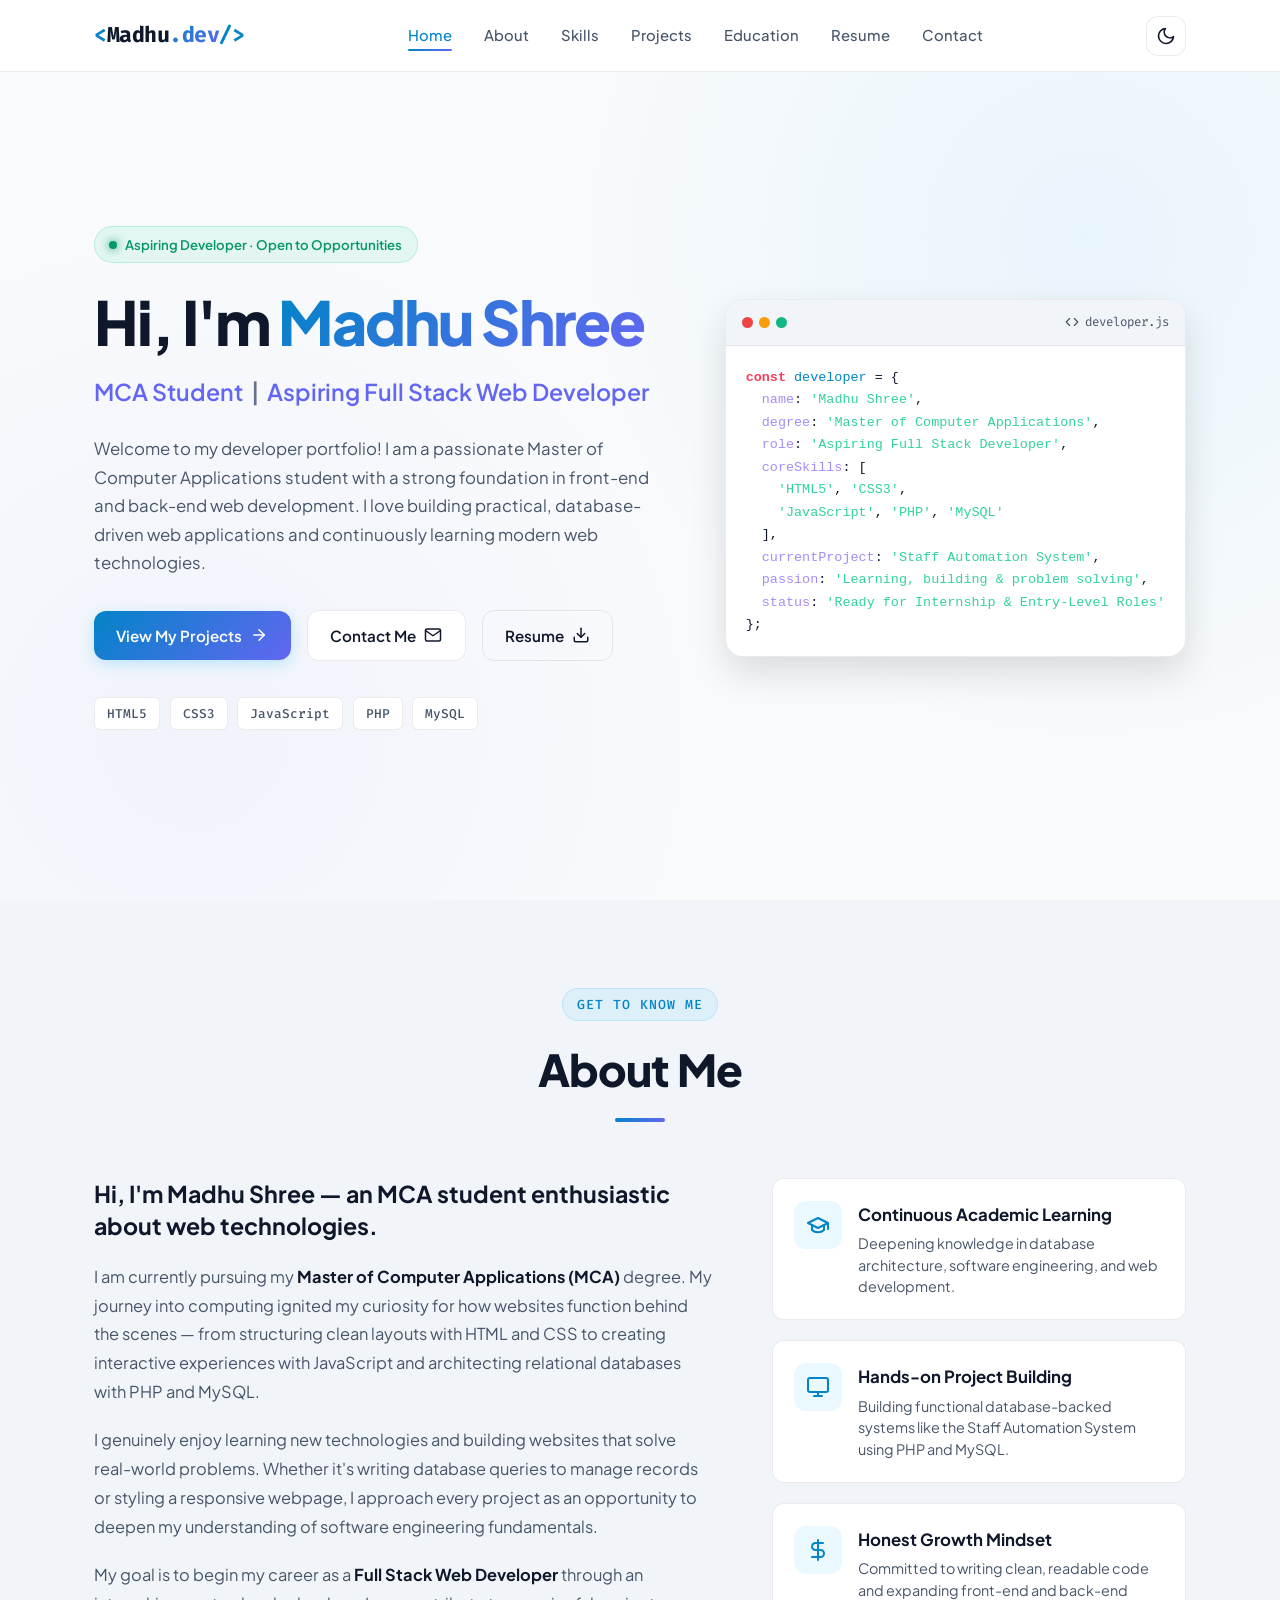
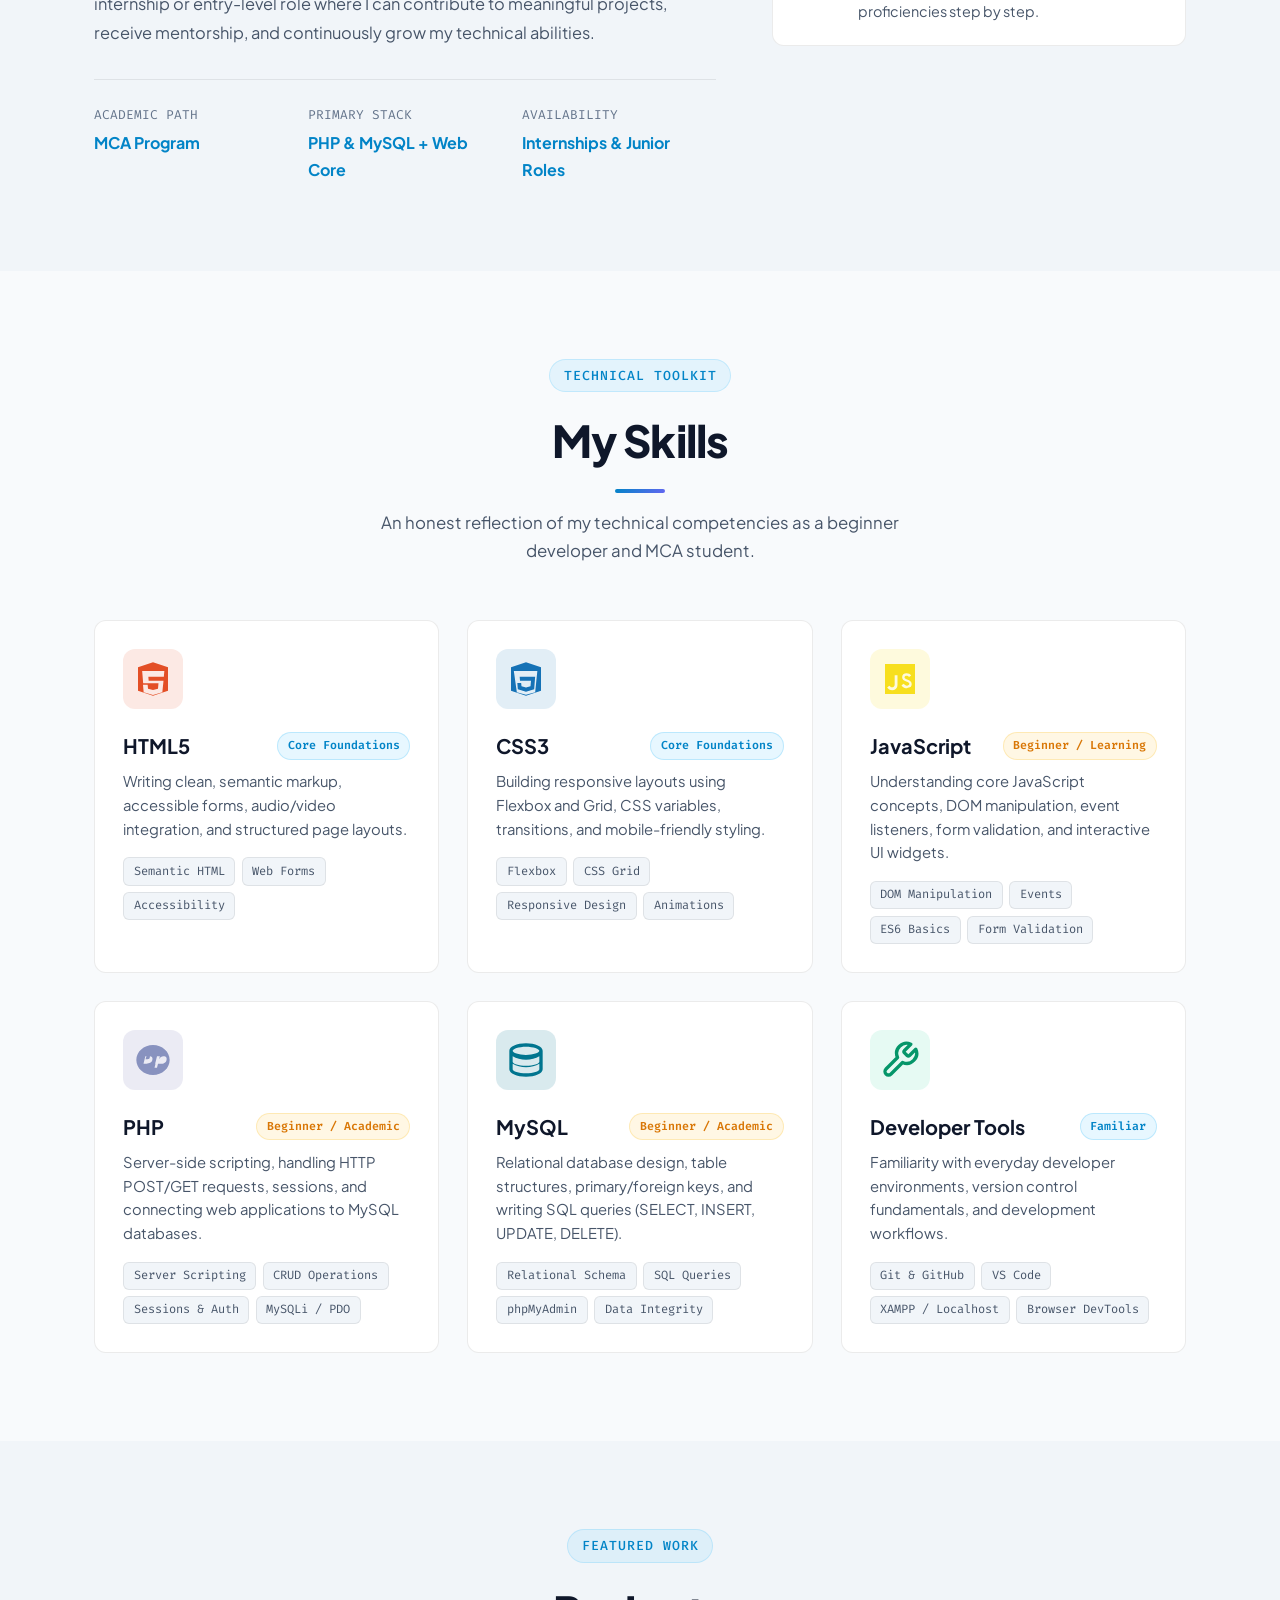
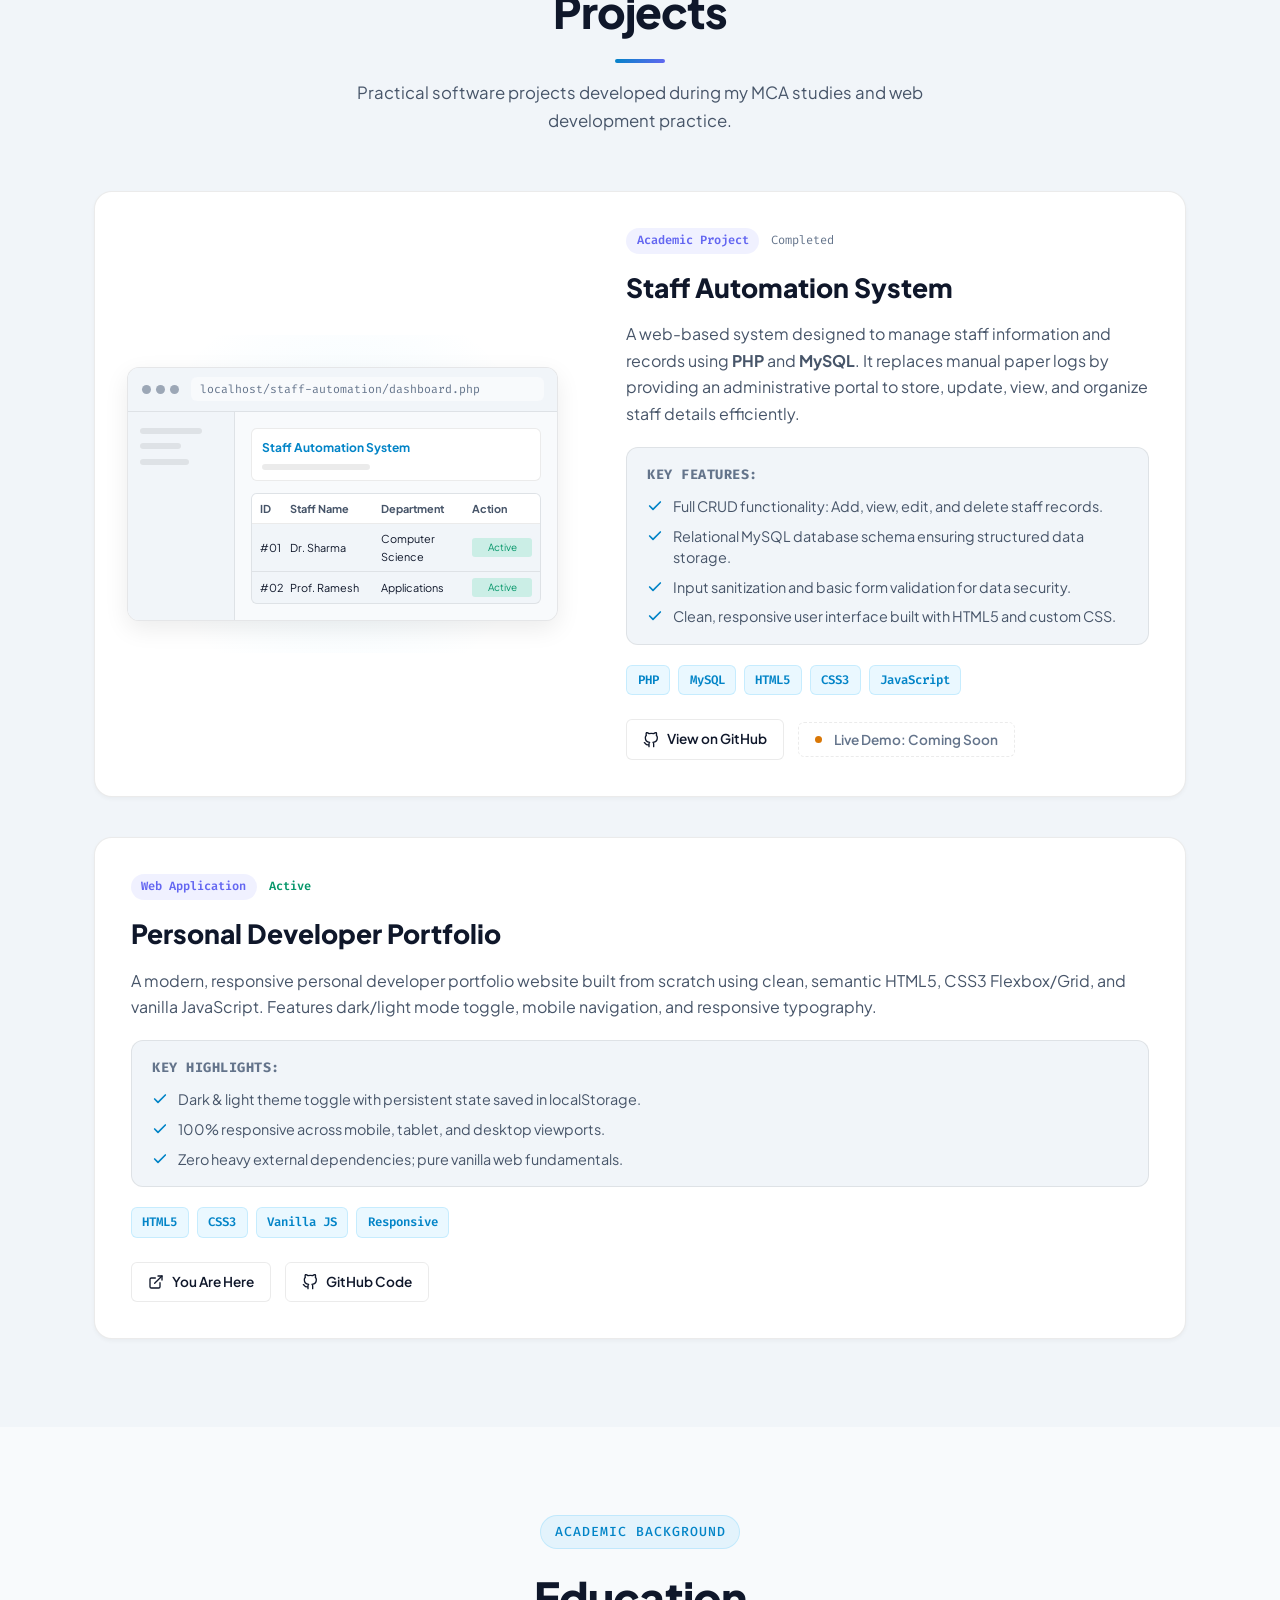
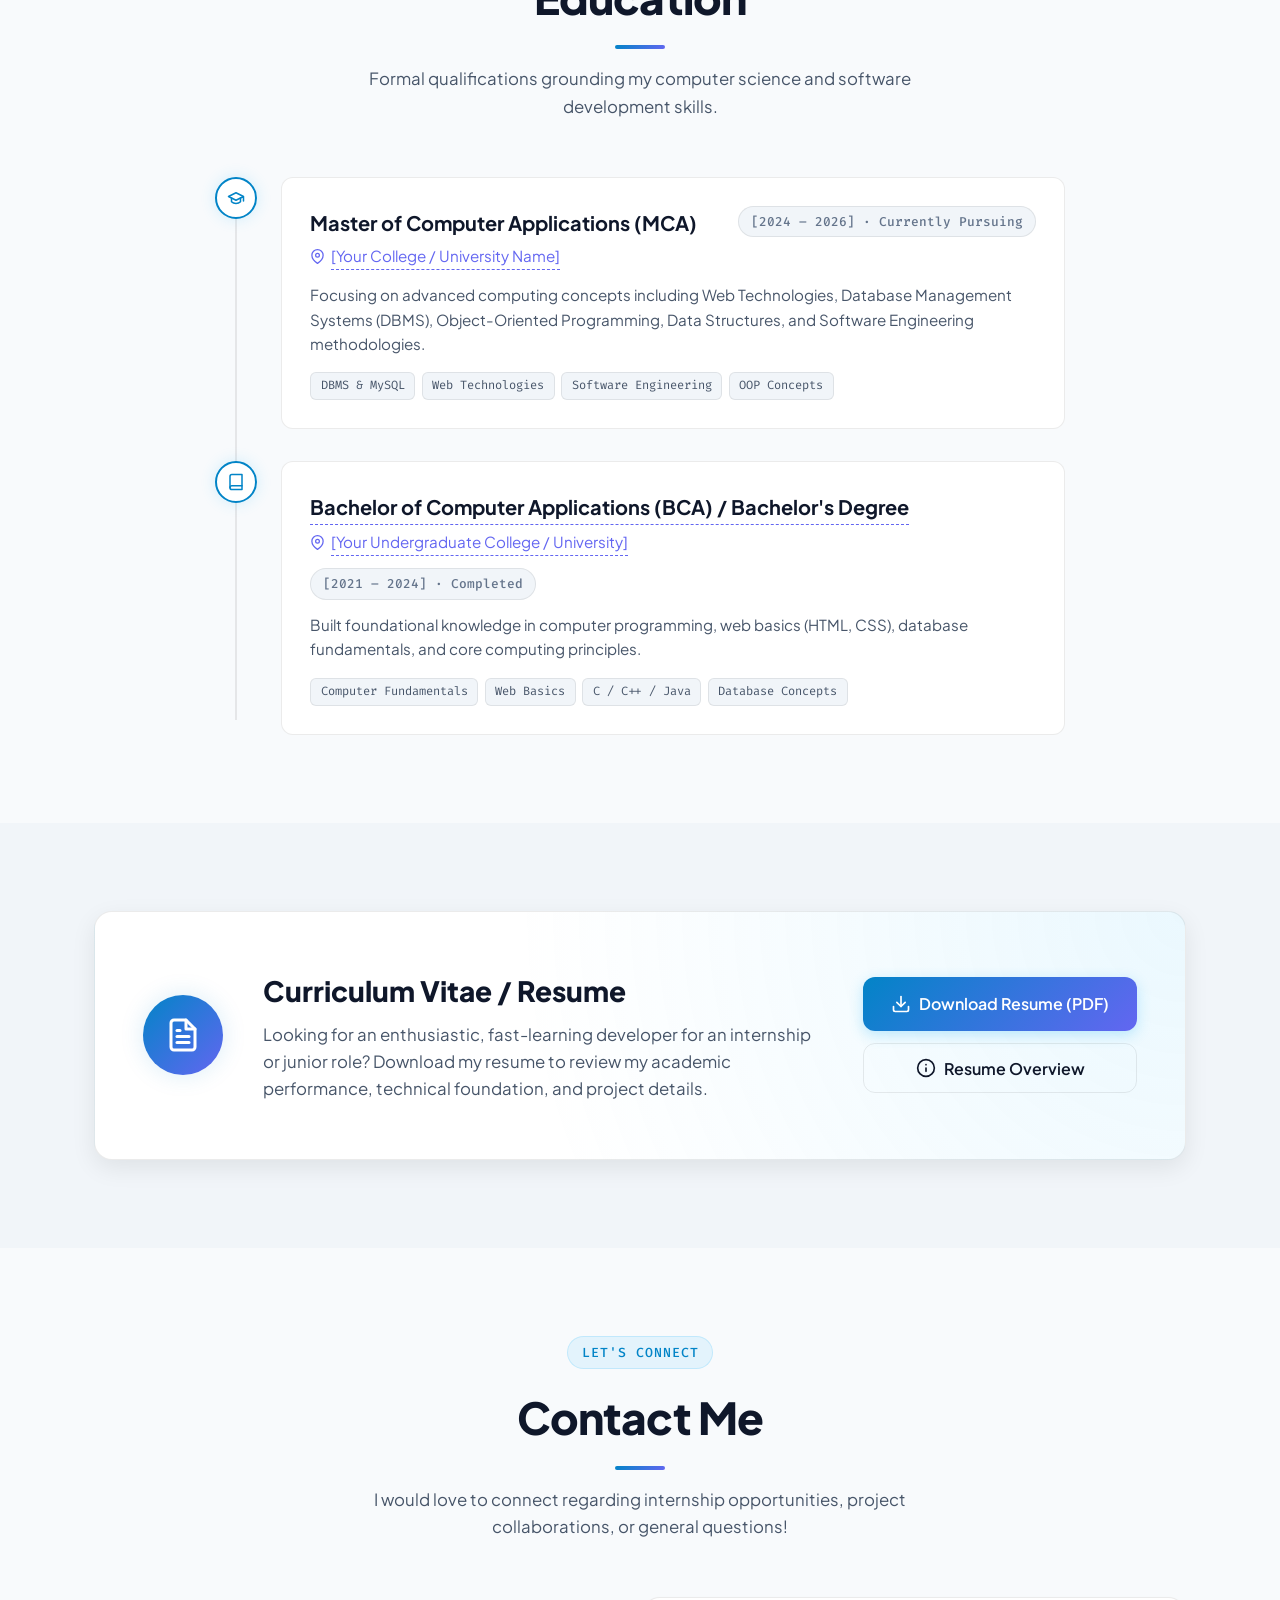
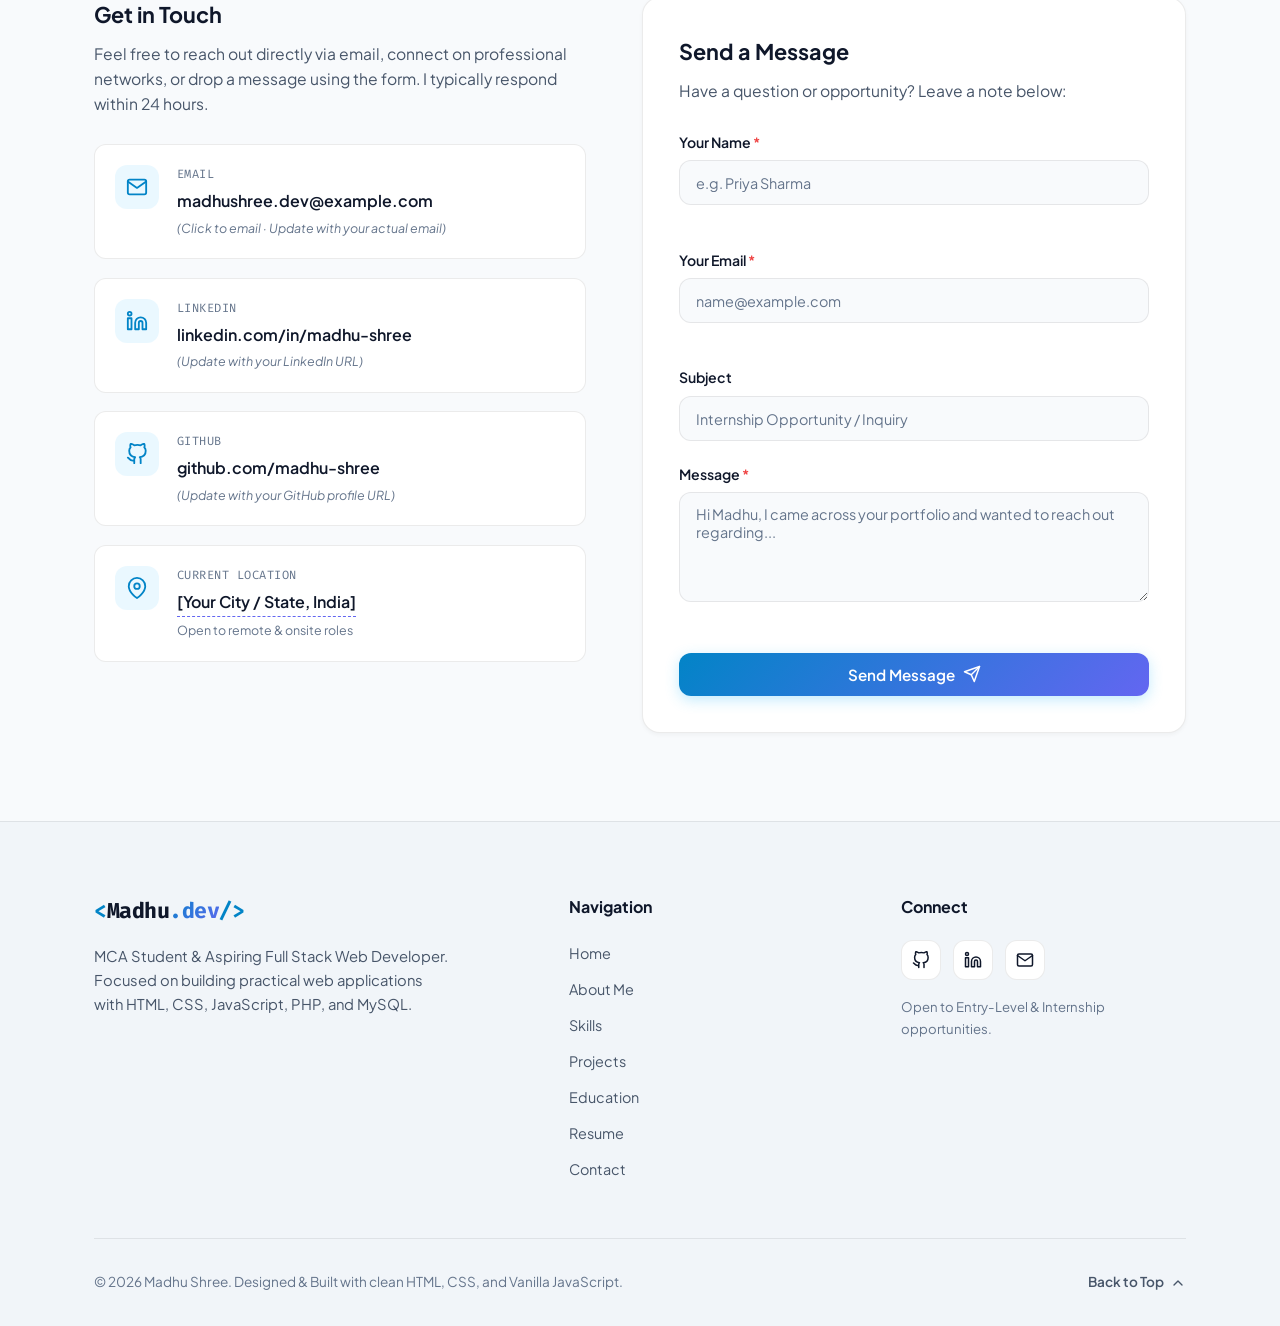
<file: index.html>
<!DOCTYPE html>
<html lang="en" data-theme="dark">
<head>
  <meta charset="UTF-8">
  <meta name="viewport" content="width=device-width, initial-scale=1.0">
  <meta name="description" content="Portfolio of Madhu Shree - MCA Student & Aspiring Full Stack Web Developer. Skilled in HTML, CSS, JavaScript, PHP, and MySQL.">
  <meta name="keywords" content="Madhu Shree, Portfolio, MCA Student, Full Stack Web Developer, PHP, MySQL, Web Development">
  <meta name="author" content="Madhu Shree">

  <!-- Open Graph Meta Tags for Social Sharing -->
  <meta property="og:title" content="Madhu Shree | MCA Student & Aspiring Full Stack Web Developer">
  <meta property="og:description" content="Personal portfolio website of Madhu Shree showcasing projects, technical skills in PHP, MySQL, HTML, CSS, JavaScript, and academic background.">
  <meta property="og:type" content="website">

  <title>Madhu Shree | Aspiring Full Stack Web Developer</title>

  <!-- Google Fonts -->
  <link rel="preconnect" href="https://fonts.googleapis.com">
  <link rel="preconnect" href="https://fonts.gstatic.com" crossorigin>
  <link href="https://fonts.googleapis.com/css2?family=Fira+Code:wght@400;500;600&family=Plus+Jakarta+Sans:wght@300;400;500;600;700;800&display=swap" rel="stylesheet">

  <!-- Main Stylesheet -->
  <link rel="stylesheet" href="style.css">
</head>
<body>
  <!-- =========================================================
       NAVIGATION BAR
       ========================================================= -->
  <header class="navbar" id="navbar">
    <div class="container nav-container">
      <a href="#home" class="nav-brand" aria-label="Madhu Shree Portfolio Home">
        <span class="brand-code">&lt;</span>Madhu<span class="brand-accent">.dev</span><span class="brand-code">/&gt;</span>
      </a>

      <!-- Desktop Navigation Menu -->
      <nav class="nav-menu" id="nav-menu" aria-label="Main Navigation">
        <ul class="nav-list">
          <li class="nav-item"><a href="#home" class="nav-link active">Home</a></li>
          <li class="nav-item"><a href="#about" class="nav-link">About</a></li>
          <li class="nav-item"><a href="#skills" class="nav-link">Skills</a></li>
          <li class="nav-item"><a href="#projects" class="nav-link">Projects</a></li>
          <li class="nav-item"><a href="#education" class="nav-link">Education</a></li>
          <li class="nav-item"><a href="#resume" class="nav-link">Resume</a></li>
          <li class="nav-item"><a href="#contact" class="nav-link">Contact</a></li>
        </ul>
      </nav>

      <!-- Nav Actions (Theme Toggle & Mobile Menu Button) -->
      <div class="nav-actions">
        <!-- Theme Toggle Button -->
        <button id="theme-toggle" class="theme-toggle-btn" aria-label="Toggle dark/light theme" title="Toggle theme">
          <!-- Sun Icon (shown in dark mode) -->
          <svg class="sun-icon" xmlns="http://www.w3.org/2000/svg" width="20" height="20" viewBox="0 0 24 24" fill="none" stroke="currentColor" stroke-width="2" stroke-linecap="round" stroke-linejoin="round">
            <circle cx="12" cy="12" r="5"></circle>
            <line x1="12" y1="1" x2="12" y2="3"></line>
            <line x1="12" y1="21" x2="12" y2="23"></line>
            <line x1="4.22" y1="4.22" x2="5.64" y2="5.64"></line>
            <line x1="18.36" y1="18.36" x2="19.78" y2="19.78"></line>
            <line x1="1" y1="12" x2="3" y2="12"></line>
            <line x1="21" y1="12" x2="23" y2="12"></line>
            <line x1="4.22" y1="19.78" x2="5.64" y2="18.36"></line>
            <line x1="18.36" y1="5.64" x2="19.78" y2="4.22"></line>
          </svg>
          <!-- Moon Icon (shown in light mode) -->
          <svg class="moon-icon" xmlns="http://www.w3.org/2000/svg" width="20" height="20" viewBox="0 0 24 24" fill="none" stroke="currentColor" stroke-width="2" stroke-linecap="round" stroke-linejoin="round">
            <path d="M21 12.79A9 9 0 1 1 11.21 3 7 7 0 0 0 21 12.79z"></path>
          </svg>
        </button>

        <!-- Mobile Hamburger Button -->
        <button id="hamburger-btn" class="hamburger-btn" aria-label="Toggle mobile menu" aria-expanded="false" aria-controls="nav-menu">
          <span class="hamburger-bar"></span>
          <span class="hamburger-bar"></span>
          <span class="hamburger-bar"></span>
        </button>
      </div>
    </div>
  </header>

  <main>
    <!-- =========================================================
         SECTION 1: HOME / HERO
         ========================================================= -->
    <section id="home" class="hero-section">
      <div class="container hero-container">
        <div class="hero-content">
          <div class="hero-badge">
            <span class="status-indicator"></span>
            <span>Aspiring Developer &middot; Open to Opportunities</span>
          </div>

          <h1 class="hero-title">
            Hi, I'm <span class="gradient-text">Madhu Shree</span>
          </h1>

          <h2 class="hero-subtitle">
            MCA Student <span class="divider">|</span> Aspiring Full Stack Web Developer
          </h2>

          <p class="hero-description">
            Welcome to my developer portfolio! I am a passionate Master of Computer Applications student
            with a strong foundation in front-end and back-end web development. I love building practical,
            database-driven web applications and continuously learning modern web technologies.
          </p>

          <div class="hero-cta-group">
            <a href="#projects" class="btn btn-primary">
              <span>View My Projects</span>
              <svg xmlns="http://www.w3.org/2000/svg" width="18" height="18" viewBox="0 0 24 24" fill="none" stroke="currentColor" stroke-width="2" stroke-linecap="round" stroke-linejoin="round">
                <line x1="5" y1="12" x2="19" y2="12"></line>
                <polyline points="12 5 19 12 12 19"></polyline>
              </svg>
            </a>
            <a href="#contact" class="btn btn-secondary">
              <span>Contact Me</span>
              <svg xmlns="http://www.w3.org/2000/svg" width="18" height="18" viewBox="0 0 24 24" fill="none" stroke="currentColor" stroke-width="2" stroke-linecap="round" stroke-linejoin="round">
                <path d="M4 4h16c1.1 0 2 .9 2 2v12c0 1.1-.9 2-2 2H4c-1.1 0-2-.9-2-2V6c0-1.1.9-2 2-2z"></path>
                <polyline points="22,6 12,13 2,6"></polyline>
              </svg>
            </a>
            <a href="#resume" class="btn btn-outline">
              <span>Resume</span>
              <svg xmlns="http://www.w3.org/2000/svg" width="18" height="18" viewBox="0 0 24 24" fill="none" stroke="currentColor" stroke-width="2" stroke-linecap="round" stroke-linejoin="round">
                <path d="M21 15v4a2 2 0 0 1-2 2H5a2 2 0 0 1-2-2v-4"></path>
                <polyline points="7 10 12 15 17 10"></polyline>
                <line x1="12" y1="15" x2="12" y2="3"></line>
              </svg>
            </a>
          </div>

          <div class="hero-tech-pills">
            <span class="tech-pill">HTML5</span>
            <span class="tech-pill">CSS3</span>
            <span class="tech-pill">JavaScript</span>
            <span class="tech-pill">PHP</span>
            <span class="tech-pill">MySQL</span>
          </div>
        </div>

        <!-- Hero Interactive Code Visual Card -->
        <div class="hero-visual">
          <div class="code-card">
            <div class="code-card-header">
              <div class="window-controls">
                <span class="control-dot dot-red"></span>
                <span class="control-dot dot-yellow"></span>
                <span class="control-dot dot-green"></span>
              </div>
              <div class="code-card-tab">
                <svg xmlns="http://www.w3.org/2000/svg" width="14" height="14" viewBox="0 0 24 24" fill="none" stroke="currentColor" stroke-width="2" stroke-linecap="round" stroke-linejoin="round">
                  <polyline points="16 18 22 12 16 6"></polyline>
                  <polyline points="8 6 2 12 8 18"></polyline>
                </svg>
                <span>developer.js</span>
              </div>
            </div>
            <pre class="code-content"><code><span class="code-keyword">const</span> <span class="code-variable">developer</span> = {
  <span class="code-property">name</span>: <span class="code-string">'Madhu Shree'</span>,
  <span class="code-property">degree</span>: <span class="code-string">'Master of Computer Applications'</span>,
  <span class="code-property">role</span>: <span class="code-string">'Aspiring Full Stack Developer'</span>,
  <span class="code-property">coreSkills</span>: [
    <span class="code-string">'HTML5'</span>, <span class="code-string">'CSS3'</span>, 
    <span class="code-string">'JavaScript'</span>, <span class="code-string">'PHP'</span>, <span class="code-string">'MySQL'</span>
  ],
  <span class="code-property">currentProject</span>: <span class="code-string">'Staff Automation System'</span>,
  <span class="code-property">passion</span>: <span class="code-string">'Learning, building & problem solving'</span>,
  <span class="code-property">status</span>: <span class="code-string">'Ready for Internship & Entry-Level Roles'</span>
};</code></pre>
          </div>
        </div>
      </div>
    </section>

    <!-- =========================================================
         SECTION 2: ABOUT ME
         ========================================================= -->
    <section id="about" class="section about-section">
      <div class="container">
        <div class="section-header">
          <span class="section-tag">Get To Know Me</span>
          <h2 class="section-title">About Me</h2>
          <div class="section-title-bar"></div>
        </div>

        <div class="about-grid">
          <div class="about-text-col">
            <h3 class="about-heading">
              Hi, I'm Madhu Shree — an MCA student enthusiastic about web technologies.
            </h3>
            <p class="about-paragraph">
              I am currently pursuing my <strong>Master of Computer Applications (MCA)</strong> degree. 
              My journey into computing ignited my curiosity for how websites function behind the scenes — from 
              structuring clean layouts with HTML and CSS to creating interactive experiences with JavaScript 
              and architecting relational databases with PHP and MySQL.
            </p>
            <p class="about-paragraph">
              I genuinely enjoy learning new technologies and building websites that solve real-world problems. 
              Whether it's writing database queries to manage records or styling a responsive webpage, I approach 
              every project as an opportunity to deepen my understanding of software engineering fundamentals.
            </p>
            <p class="about-paragraph">
              My goal is to begin my career as a <strong>Full Stack Web Developer</strong> through an internship or 
              entry-level role where I can contribute to meaningful projects, receive mentorship, and continuously 
              grow my technical abilities.
            </p>

            <div class="about-stats-row">
              <div class="about-stat-item">
                <span class="stat-label">Academic Path</span>
                <span class="stat-value">MCA Program</span>
              </div>
              <div class="about-stat-item">
                <span class="stat-label">Primary Stack</span>
                <span class="stat-value">PHP & MySQL + Web Core</span>
              </div>
              <div class="about-stat-item">
                <span class="stat-label">Availability</span>
                <span class="stat-value">Internships & Junior Roles</span>
              </div>
            </div>
          </div>

          <div class="about-highlights-col">
            <div class="highlight-card">
              <div class="highlight-icon">
                <svg xmlns="http://www.w3.org/2000/svg" width="24" height="24" viewBox="0 0 24 24" fill="none" stroke="currentColor" stroke-width="2" stroke-linecap="round" stroke-linejoin="round">
                  <path d="M22 10v6M2 10l10-5 10 5-10 5z"></path>
                  <path d="M6 12v5c3 3 9 3 12 0v-5"></path>
                </svg>
              </div>
              <div>
                <h4 class="highlight-title">Continuous Academic Learning</h4>
                <p class="highlight-desc">Deepening knowledge in database architecture, software engineering, and web development.</p>
              </div>
            </div>

            <div class="highlight-card">
              <div class="highlight-icon">
                <svg xmlns="http://www.w3.org/2000/svg" width="24" height="24" viewBox="0 0 24 24" fill="none" stroke="currentColor" stroke-width="2" stroke-linecap="round" stroke-linejoin="round">
                  <rect x="2" y="3" width="20" height="14" rx="2" ry="2"></rect>
                  <line x1="8" y1="21" x2="16" y2="21"></line>
                  <line x1="12" y1="17" x2="12" y2="21"></line>
                </svg>
              </div>
              <div>
                <h4 class="highlight-title">Hands-on Project Building</h4>
                <p class="highlight-desc">Building functional database-backed systems like the Staff Automation System using PHP and MySQL.</p>
              </div>
            </div>

            <div class="highlight-card">
              <div class="highlight-icon">
                <svg xmlns="http://www.w3.org/2000/svg" width="24" height="24" viewBox="0 0 24 24" fill="none" stroke="currentColor" stroke-width="2" stroke-linecap="round" stroke-linejoin="round">
                  <path d="M12 2v20M17 5H9.5a3.5 3.5 0 0 0 0 7h5a3.5 3.5 0 0 1 0 7H6"></path>
                </svg>
              </div>
              <div>
                <h4 class="highlight-title">Honest Growth Mindset</h4>
                <p class="highlight-desc">Committed to writing clean, readable code and expanding front-end and back-end proficiencies step by step.</p>
              </div>
            </div>
          </div>
        </div>
      </div>
    </section>

    <!-- =========================================================
         SECTION 3: SKILLS
         ========================================================= -->
    <section id="skills" class="section skills-section">
      <div class="container">
        <div class="section-header">
          <span class="section-tag">Technical Toolkit</span>
          <h2 class="section-title">My Skills</h2>
          <div class="section-title-bar"></div>
          <p class="section-subtitle">
            An honest reflection of my technical competencies as a beginner developer and MCA student.
          </p>
        </div>

        <div class="skills-grid">
          <!-- Skill 1: HTML5 -->
          <div class="skill-card">
            <div class="skill-icon-wrap html-icon-wrap">
              <svg xmlns="http://www.w3.org/2000/svg" viewBox="0 0 24 24" width="40" height="40" fill="currentColor">
                <path d="M12 2L3 5v14l9 3 9-3V5l-9-3zm6.8 5.2l-.3 3.5H9.2l.2 2.3h8.9l-.7 7-5.6 1.6-5.6-1.6-.4-4.5h2.8l.2 2.3 3 .8 3-.8.3-3.3H6.1L5.5 7.2h13.3z"/>
              </svg>
            </div>
            <div class="skill-info">
              <div class="skill-header-row">
                <h3 class="skill-name">HTML5</h3>
                <span class="skill-level-badge level-intermediate">Core Foundations</span>
              </div>
              <p class="skill-description">
                Writing clean, semantic markup, accessible forms, audio/video integration, and structured page layouts.
              </p>
              <div class="skill-topics">
                <span>Semantic HTML</span>
                <span>Web Forms</span>
                <span>Accessibility</span>
              </div>
            </div>
          </div>

          <!-- Skill 2: CSS3 -->
          <div class="skill-card">
            <div class="skill-icon-wrap css-icon-wrap">
              <svg xmlns="http://www.w3.org/2000/svg" viewBox="0 0 24 24" width="40" height="40" fill="currentColor">
                <path d="M12 2L3 5v14l9 3 9-3V5l-9-3zm6.8 5.2l-1.3 12.8-5.5 1.5-5.5-1.5L4.7 7.2h14.1zm-3.2 3.5H8.2l.2 2.3h6.6l-.3 3.4-2.7.7-2.7-.7-.2-2h-2.3l.3 3.8 4.9 1.4 4.9-1.4.6-7.5z"/>
              </svg>
            </div>
            <div class="skill-info">
              <div class="skill-header-row">
                <h3 class="skill-name">CSS3</h3>
                <span class="skill-level-badge level-intermediate">Core Foundations</span>
              </div>
              <p class="skill-description">
                Building responsive layouts using Flexbox and Grid, CSS variables, transitions, and mobile-friendly styling.
              </p>
              <div class="skill-topics">
                <span>Flexbox</span>
                <span>CSS Grid</span>
                <span>Responsive Design</span>
                <span>Animations</span>
              </div>
            </div>
          </div>

          <!-- Skill 3: JavaScript -->
          <div class="skill-card">
            <div class="skill-icon-wrap js-icon-wrap">
              <svg xmlns="http://www.w3.org/2000/svg" viewBox="0 0 24 24" width="40" height="40" fill="currentColor">
                <path d="M3 3h18v18H3V3zm13.7 14.2c1.4 0 2.3-.7 2.3-2.1v-.1c0-1.3-.8-1.9-2.3-2.5l-.8-.3c-.9-.4-1.2-.7-1.2-1.2 0-.6.5-1 1.2-1 .7 0 1.2.3 1.5.8l1.3-.9c-.6-.9-1.5-1.4-2.8-1.4-1.6 0-2.6 1-2.6 2.3v.1c0 1.2.7 1.8 2.1 2.4l.8.3c1 .4 1.4.8 1.4 1.3 0 .7-.6 1.1-1.4 1.1-.9 0-1.5-.5-1.9-1.1l-1.4.9c.7 1.1 1.8 1.8 3.3 1.8zm-6.2-.2V9.8H8.8v5.5c0 1.1-.6 1.7-1.5 1.7-.8 0-1.3-.4-1.7-.9l-1.3 1c.7 1 1.6 1.6 3 1.6 2 0 3.2-1.1 3.2-3.3v-.4z"/>
              </svg>
            </div>
            <div class="skill-info">
              <div class="skill-header-row">
                <h3 class="skill-name">JavaScript</h3>
                <span class="skill-level-badge level-beginner">Beginner / Learning</span>
              </div>
              <p class="skill-description">
                Understanding core JavaScript concepts, DOM manipulation, event listeners, form validation, and interactive UI widgets.
              </p>
              <div class="skill-topics">
                <span>DOM Manipulation</span>
                <span>Events</span>
                <span>ES6 Basics</span>
                <span>Form Validation</span>
              </div>
            </div>
          </div>

          <!-- Skill 4: PHP -->
          <div class="skill-card">
            <div class="skill-icon-wrap php-icon-wrap">
              <svg xmlns="http://www.w3.org/2000/svg" viewBox="0 0 24 24" width="40" height="40" fill="currentColor">
                <path d="M12 3C6.48 3 2 7.03 2 12s4.48 9 10 9 10-4.03 10-9-4.48-9-10-9zm-5.7 11.2l1.1-4.4h2.2c.9 0 1.5.2 1.8.6.3.4.4.9.2 1.6-.2.8-.7 1.3-1.3 1.7-.6.3-1.3.5-2.2.5H6.3zm7 0l1.1-4.4h1.7l-.4 1.6h.1c.3-.5.6-.9 1-1.2.4-.3.9-.4 1.5-.4.8 0 1.3.2 1.6.6.3.4.4 1 .2 1.7-.2.8-.6 1.4-1.3 1.7-.6.4-1.3.5-2.2.5h-1.6l-.6 2.4h-1.5l.6-2.5zm-5.8-2.6h1.1c.5 0 .9-.1 1.1-.3.2-.2.3-.5.4-.9.1-.4.1-.7-.1-.9-.2-.2-.6-.3-1.1-.3H8.3l-.8 2.4z"/>
              </svg>
            </div>
            <div class="skill-info">
              <div class="skill-header-row">
                <h3 class="skill-name">PHP</h3>
                <span class="skill-level-badge level-beginner">Beginner / Academic</span>
              </div>
              <p class="skill-description">
                Server-side scripting, handling HTTP POST/GET requests, sessions, and connecting web applications to MySQL databases.
              </p>
              <div class="skill-topics">
                <span>Server Scripting</span>
                <span>CRUD Operations</span>
                <span>Sessions & Auth</span>
                <span>MySQLi / PDO</span>
              </div>
            </div>
          </div>

          <!-- Skill 5: MySQL -->
          <div class="skill-card">
            <div class="skill-icon-wrap mysql-icon-wrap">
              <svg xmlns="http://www.w3.org/2000/svg" viewBox="0 0 24 24" width="40" height="40" fill="currentColor">
                <path d="M12 2C6.48 2 2 4.02 2 6.5v11C2 19.98 6.48 22 12 22s10-2.02 10-4.5v-11C22 4.02 17.52 2 12 2zm0 2c4.42 0 8 1.34 8 2.5S16.42 9 12 9s-8-1.34-8-2.5S7.58 4 12 4zm8 13.5c0 1.16-3.58 2.5-8 2.5s-8-1.34-8-2.5V14.2c2.14 1.39 5.09 2.1 8 2.1s5.86-.71 8-2.1v3.3zm0-4.5c0 1.16-3.58 2.5-8 2.5s-8-1.34-8-2.5V9.7c2.14 1.39 5.09 2.1 8 2.1s5.86-.71 8-2.1V13z"/>
              </svg>
            </div>
            <div class="skill-info">
              <div class="skill-header-row">
                <h3 class="skill-name">MySQL</h3>
                <span class="skill-level-badge level-beginner">Beginner / Academic</span>
              </div>
              <p class="skill-description">
                Relational database design, table structures, primary/foreign keys, and writing SQL queries (SELECT, INSERT, UPDATE, DELETE).
              </p>
              <div class="skill-topics">
                <span>Relational Schema</span>
                <span>SQL Queries</span>
                <span>phpMyAdmin</span>
                <span>Data Integrity</span>
              </div>
            </div>
          </div>

          <!-- Additional Competencies -->
          <div class="skill-card">
            <div class="skill-icon-wrap tools-icon-wrap">
              <svg xmlns="http://www.w3.org/2000/svg" width="40" height="40" viewBox="0 0 24 24" fill="none" stroke="currentColor" stroke-width="2" stroke-linecap="round" stroke-linejoin="round">
                <path d="M14.7 6.3a1 1 0 0 0 0 1.4l1.6 1.6a1 1 0 0 0 1.4 0l3.77-3.77a6 6 0 0 1-7.94 7.94l-6.91 6.91a2.12 2.12 0 0 1-3-3l6.91-6.91a6 6 0 0 1 7.94-7.94l-3.76 3.76z"></path>
              </svg>
            </div>
            <div class="skill-info">
              <div class="skill-header-row">
                <h3 class="skill-name">Developer Tools</h3>
                <span class="skill-level-badge level-intermediate">Familiar</span>
              </div>
              <p class="skill-description">
                Familiarity with everyday developer environments, version control fundamentals, and development workflows.
              </p>
              <div class="skill-topics">
                <span>Git & GitHub</span>
                <span>VS Code</span>
                <span>XAMPP / Localhost</span>
                <span>Browser DevTools</span>
              </div>
            </div>
          </div>
        </div>
      </div>
    </section>

    <!-- =========================================================
         SECTION 4: PROJECTS
         ========================================================= -->
    <section id="projects" class="section projects-section">
      <div class="container">
        <div class="section-header">
          <span class="section-tag">Featured Work</span>
          <h2 class="section-title">Projects</h2>
          <div class="section-title-bar"></div>
          <p class="section-subtitle">
            Practical software projects developed during my MCA studies and web development practice.
          </p>
        </div>

        <div class="projects-grid">
          <!-- Project 1: Staff Automation System -->
          <article class="project-card featured-project">
            <div class="project-media">
              <div class="project-mockup">
                <div class="mockup-header">
                  <div class="mockup-dots">
                    <span></span><span></span><span></span>
                  </div>
                  <div class="mockup-url">localhost/staff-automation/dashboard.php</div>
                </div>
                <div class="mockup-body">
                  <div class="mockup-sidebar">
                    <div class="mockup-line w-75"></div>
                    <div class="mockup-line w-50"></div>
                    <div class="mockup-line w-60"></div>
                  </div>
                  <div class="mockup-main">
                    <div class="mockup-banner">
                      <div class="mockup-badge">Staff Automation System</div>
                      <div class="mockup-line w-40"></div>
                    </div>
                    <div class="mockup-table">
                      <div class="mockup-table-row header-row">
                        <span>ID</span><span>Staff Name</span><span>Department</span><span>Action</span>
                      </div>
                      <div class="mockup-table-row">
                        <span>#01</span><span>Dr. Sharma</span><span>Computer Science</span><span class="tag-status">Active</span>
                      </div>
                      <div class="mockup-table-row">
                        <span>#02</span><span>Prof. Ramesh</span><span>Applications</span><span class="tag-status">Active</span>
                      </div>
                    </div>
                  </div>
                </div>
              </div>
            </div>

            <div class="project-details">
              <div class="project-meta">
                <span class="project-badge">Academic Project</span>
                <span class="project-status-tag">Completed</span>
              </div>

              <h3 class="project-title">Staff Automation System</h3>

              <p class="project-description">
                A web-based system designed to manage staff information and records using <strong>PHP</strong> and <strong>MySQL</strong>. 
                It replaces manual paper logs by providing an administrative portal to store, update, view, and organize staff details efficiently.
              </p>

              <!-- Key Features List -->
              <div class="project-features">
                <h4 class="features-heading">Key Features:</h4>
                <ul class="features-list">
                  <li>
                    <svg xmlns="http://www.w3.org/2000/svg" width="16" height="16" viewBox="0 0 24 24" fill="none" stroke="currentColor" stroke-width="2.5" stroke-linecap="round" stroke-linejoin="round"><polyline points="20 6 9 17 4 12"></polyline></svg>
                    Full CRUD functionality: Add, view, edit, and delete staff records.
                  </li>
                  <li>
                    <svg xmlns="http://www.w3.org/2000/svg" width="16" height="16" viewBox="0 0 24 24" fill="none" stroke="currentColor" stroke-width="2.5" stroke-linecap="round" stroke-linejoin="round"><polyline points="20 6 9 17 4 12"></polyline></svg>
                    Relational MySQL database schema ensuring structured data storage.
                  </li>
                  <li>
                    <svg xmlns="http://www.w3.org/2000/svg" width="16" height="16" viewBox="0 0 24 24" fill="none" stroke="currentColor" stroke-width="2.5" stroke-linecap="round" stroke-linejoin="round"><polyline points="20 6 9 17 4 12"></polyline></svg>
                    Input sanitization and basic form validation for data security.
                  </li>
                  <li>
                    <svg xmlns="http://www.w3.org/2000/svg" width="16" height="16" viewBox="0 0 24 24" fill="none" stroke="currentColor" stroke-width="2.5" stroke-linecap="round" stroke-linejoin="round"><polyline points="20 6 9 17 4 12"></polyline></svg>
                    Clean, responsive user interface built with HTML5 and custom CSS.
                  </li>
                </ul>
              </div>

              <div class="project-tags">
                <span class="tech-tag">PHP</span>
                <span class="tech-tag">MySQL</span>
                <span class="tech-tag">HTML5</span>
                <span class="tech-tag">CSS3</span>
                <span class="tech-tag">JavaScript</span>
              </div>

              <!-- Action Buttons -->
              <div class="project-actions">
                <!-- EDITABLE: Replace '#' with your GitHub repository URL when uploaded -->
                <a href="https://github.com/madhu-shree/staff-automation-system" target="_blank" rel="noopener noreferrer" class="btn btn-secondary btn-sm" id="github-project-btn">
                  <svg xmlns="http://www.w3.org/2000/svg" width="16" height="16" viewBox="0 0 24 24" fill="none" stroke="currentColor" stroke-width="2" stroke-linecap="round" stroke-linejoin="round">
                    <path d="M9 19c-5 1.5-5-2.5-7-3m14 6v-3.87a3.37 3.37 0 0 0-.94-2.61c3.14-.35 6.44-1.54 6.44-7A5.44 5.44 0 0 0 20 4.77 5.07 5.07 0 0 0 19.91 1S18.73.65 16 2.48a13.38 13.38 0 0 0-7 0C6.27.65 5.09 1 5.09 1A5.07 5.07 0 0 0 5 4.77a5.44 5.44 0 0 0-1.5 3.78c0 5.42 3.3 6.61 6.44 7A3.37 3.37 0 0 0 9 18.13V22"></path>
                  </svg>
                  <span>View on GitHub</span>
                </a>

                <!-- Honest Live Demo handling: Project runs locally on PHP/MySQL server -->
                <button class="btn btn-disabled btn-sm" id="demo-status-btn" title="Click for deployment info">
                  <span class="status-dot-yellow"></span>
                  <span>Live Demo: Coming Soon</span>
                </button>
              </div>
            </div>
          </article>

          <!-- Project 2: Personal Portfolio Website (Real & Honest!) -->
          <article class="project-card">
            <div class="project-details">
              <div class="project-meta">
                <span class="project-badge">Web Application</span>
                <span class="project-status-tag live">Active</span>
              </div>

              <h3 class="project-title">Personal Developer Portfolio</h3>

              <p class="project-description">
                A modern, responsive personal developer portfolio website built from scratch using clean, semantic HTML5, 
                CSS3 Flexbox/Grid, and vanilla JavaScript. Features dark/light mode toggle, mobile navigation, and responsive typography.
              </p>

              <div class="project-features">
                <h4 class="features-heading">Key Highlights:</h4>
                <ul class="features-list">
                  <li>
                    <svg xmlns="http://www.w3.org/2000/svg" width="16" height="16" viewBox="0 0 24 24" fill="none" stroke="currentColor" stroke-width="2.5" stroke-linecap="round" stroke-linejoin="round"><polyline points="20 6 9 17 4 12"></polyline></svg>
                    Dark & light theme toggle with persistent state saved in localStorage.
                  </li>
                  <li>
                    <svg xmlns="http://www.w3.org/2000/svg" width="16" height="16" viewBox="0 0 24 24" fill="none" stroke="currentColor" stroke-width="2.5" stroke-linecap="round" stroke-linejoin="round"><polyline points="20 6 9 17 4 12"></polyline></svg>
                    100% responsive across mobile, tablet, and desktop viewports.
                  </li>
                  <li>
                    <svg xmlns="http://www.w3.org/2000/svg" width="16" height="16" viewBox="0 0 24 24" fill="none" stroke="currentColor" stroke-width="2.5" stroke-linecap="round" stroke-linejoin="round"><polyline points="20 6 9 17 4 12"></polyline></svg>
                    Zero heavy external dependencies; pure vanilla web fundamentals.
                  </li>
                </ul>
              </div>

              <div class="project-tags">
                <span class="tech-tag">HTML5</span>
                <span class="tech-tag">CSS3</span>
                <span class="tech-tag">Vanilla JS</span>
                <span class="tech-tag">Responsive</span>
              </div>

              <div class="project-actions">
                <!-- EDITABLE: Replace '#' with your portfolio repo URL -->
                <a href="#home" class="btn btn-secondary btn-sm">
                  <svg xmlns="http://www.w3.org/2000/svg" width="16" height="16" viewBox="0 0 24 24" fill="none" stroke="currentColor" stroke-width="2" stroke-linecap="round" stroke-linejoin="round">
                    <polyline points="15 3 21 3 21 9"></polyline>
                    <polyline points="10 14 21 3"></polyline>
                    <path d="M18 13v6a2 2 0 0 1-2 2H5a2 2 0 0 1-2-2V8a2 2 0 0 1 2-2h6"></path>
                  </svg>
                  <span>You Are Here</span>
                </a>
                <a href="https://github.com/madhu-shree/portfolio" target="_blank" rel="noopener noreferrer" class="btn btn-outline btn-sm">
                  <svg xmlns="http://www.w3.org/2000/svg" width="16" height="16" viewBox="0 0 24 24" fill="none" stroke="currentColor" stroke-width="2" stroke-linecap="round" stroke-linejoin="round">
                    <path d="M9 19c-5 1.5-5-2.5-7-3m14 6v-3.87a3.37 3.37 0 0 0-.94-2.61c3.14-.35 6.44-1.54 6.44-7A5.44 5.44 0 0 0 20 4.77 5.07 5.07 0 0 0 19.91 1S18.73.65 16 2.48a13.38 13.38 0 0 0-7 0C6.27.65 5.09 1 5.09 1A5.07 5.07 0 0 0 5 4.77a5.44 5.44 0 0 0-1.5 3.78c0 5.42 3.3 6.61 6.44 7A3.37 3.37 0 0 0 9 18.13V22"></path>
                  </svg>
                  <span>GitHub Code</span>
                </a>
              </div>
            </div>
          </article>
        </div>
      </div>
    </section>

    <!-- =========================================================
         SECTION 5: EDUCATION
         ========================================================= -->
    <section id="education" class="section education-section">
      <div class="container">
        <div class="section-header">
          <span class="section-tag">Academic Background</span>
          <h2 class="section-title">Education</h2>
          <div class="section-title-bar"></div>
          <p class="section-subtitle">
            Formal qualifications grounding my computer science and software development skills.
          </p>
        </div>

        <div class="education-timeline">
          <!-- Degree 1: MCA -->
          <div class="timeline-item">
            <div class="timeline-marker">
              <svg xmlns="http://www.w3.org/2000/svg" width="18" height="18" viewBox="0 0 24 24" fill="none" stroke="currentColor" stroke-width="2" stroke-linecap="round" stroke-linejoin="round">
                <path d="M22 10v6M2 10l10-5 10 5-10 5z"></path>
                <path d="M6 12v5c3 3 9 3 12 0v-5"></path>
              </svg>
            </div>
            <div class="timeline-content">
              <div class="timeline-header">
                <div>
                  <h3 class="degree-title">Master of Computer Applications (MCA)</h3>
                  <!-- EDITABLE: Update college or university name below -->
                  <p class="college-name">
                    <svg xmlns="http://www.w3.org/2000/svg" width="15" height="15" viewBox="0 0 24 24" fill="none" stroke="currentColor" stroke-width="2" stroke-linecap="round" stroke-linejoin="round"><path d="M21 10c0 7-9 13-9 13s-9-6-9-13a9 9 0 0 1 18 0z"></path><circle cx="12" cy="10" r="3"></circle></svg>
                    <span class="editable-text" title="Editable: Replace with your actual college/university name">[Your College / University Name]</span>
                  </p>
                </div>
                <!-- EDITABLE: Update graduation year / duration below -->
                <span class="timeline-duration editable-text" title="Editable: Replace with your duration">[2024 &ndash; 2026] &middot; Currently Pursuing</span>
              </div>
              <p class="timeline-description">
                Focusing on advanced computing concepts including Web Technologies, Database Management Systems (DBMS), 
                Object-Oriented Programming, Data Structures, and Software Engineering methodologies.
              </p>
              <div class="timeline-tags">
                <span>DBMS & MySQL</span>
                <span>Web Technologies</span>
                <span>Software Engineering</span>
                <span>OOP Concepts</span>
              </div>
            </div>
          </div>

          <!-- Degree 2: Bachelor's Degree (Editable placeholder) -->
          <div class="timeline-item">
            <div class="timeline-marker">
              <svg xmlns="http://www.w3.org/2000/svg" width="18" height="18" viewBox="0 0 24 24" fill="none" stroke="currentColor" stroke-width="2" stroke-linecap="round" stroke-linejoin="round">
                <path d="M4 19.5A2.5 2.5 0 0 1 6.5 17H20"></path>
                <path d="M6.5 2H20v20H6.5A2.5 2.5 0 0 1 4 19.5v-15A2.5 2.5 0 0 1 6.5 2z"></path>
              </svg>
            </div>
            <div class="timeline-content">
              <div class="timeline-header">
                <div>
                  <!-- EDITABLE: Update Bachelor's degree name below if needed (e.g., BCA, B.Sc Computer Science) -->
                  <h3 class="degree-title editable-text" title="Editable: Replace with your Bachelor's degree">Bachelor of Computer Applications (BCA) / Bachelor's Degree</h3>
                  <!-- EDITABLE: Update undergraduate college name below -->
                  <p class="college-name">
                    <svg xmlns="http://www.w3.org/2000/svg" width="15" height="15" viewBox="0 0 24 24" fill="none" stroke="currentColor" stroke-width="2" stroke-linecap="round" stroke-linejoin="round"><path d="M21 10c0 7-9 13-9 13s-9-6-9-13a9 9 0 0 1 18 0z"></path><circle cx="12" cy="10" r="3"></circle></svg>
                    <span class="editable-text" title="Editable: Replace with your undergraduate college name">[Your Undergraduate College / University]</span>
                  </p>
                </div>
                <!-- EDITABLE: Update graduation years below -->
                <span class="timeline-duration editable-text" title="Editable: Replace with your duration">[2021 &ndash; 2024] &middot; Completed</span>
              </div>
              <p class="timeline-description">
                Built foundational knowledge in computer programming, web basics (HTML, CSS), database fundamentals, 
                and core computing principles.
              </p>
              <div class="timeline-tags">
                <span>Computer Fundamentals</span>
                <span>Web Basics</span>
                <span>C / C++ / Java</span>
                <span>Database Concepts</span>
              </div>
            </div>
          </div>
        </div>
      </div>
    </section>

    <!-- =========================================================
         SECTION 6: RESUME
         ========================================================= -->
    <section id="resume" class="section resume-section">
      <div class="container">
        <div class="resume-card">
          <div class="resume-icon-circle">
            <svg xmlns="http://www.w3.org/2000/svg" width="36" height="36" viewBox="0 0 24 24" fill="none" stroke="currentColor" stroke-width="2" stroke-linecap="round" stroke-linejoin="round">
              <path d="M14 2H6a2 2 0 0 0-2 2v16a2 2 0 0 0 2 2h12a2 2 0 0 0 2-2V8z"></path>
              <polyline points="14 2 14 8 20 8"></polyline>
              <line x1="16" y1="13" x2="8" y2="13"></line>
              <line x1="16" y1="17" x2="8" y2="17"></line>
              <polyline points="10 9 9 9 8 9"></polyline>
            </svg>
          </div>

          <div class="resume-text">
            <h2 class="resume-title">Curriculum Vitae / Resume</h2>
            <p class="resume-description">
              Looking for an enthusiastic, fast-learning developer for an internship or junior role? 
              Download my resume to review my academic performance, technical foundation, and project details.
            </p>
          </div>

          <div class="resume-cta-wrap">
            <!-- Download Button: Points to assets/Madhu_Shree_Resume.pdf. Handled gracefully if file is being added -->
            <a href="assets/Madhu_Shree_Resume.pdf" download="Madhu_Shree_Resume.pdf" class="btn btn-primary btn-lg" id="download-resume-btn">
              <svg xmlns="http://www.w3.org/2000/svg" width="20" height="20" viewBox="0 0 24 24" fill="none" stroke="currentColor" stroke-width="2" stroke-linecap="round" stroke-linejoin="round">
                <path d="M21 15v4a2 2 0 0 1-2 2H5a2 2 0 0 1-2-2v-4"></path>
                <polyline points="7 10 12 15 17 10"></polyline>
                <line x1="12" y1="15" x2="12" y2="3"></line>
              </svg>
              <span>Download Resume (PDF)</span>
            </a>

            <!-- Quick View / Preview Button -->
            <button class="btn btn-outline btn-lg" id="preview-resume-btn" type="button">
              <svg xmlns="http://www.w3.org/2000/svg" width="20" height="20" viewBox="0 0 24 24" fill="none" stroke="currentColor" stroke-width="2" stroke-linecap="round" stroke-linejoin="round">
                <circle cx="12" cy="12" r="10"></circle>
                <line x1="12" y1="16" x2="12" y2="12"></line>
                <line x1="12" y1="8" x2="12.01" y2="8"></line>
              </svg>
              <span>Resume Overview</span>
            </button>
          </div>
        </div>
      </div>
    </section>

    <!-- =========================================================
         SECTION 7: CONTACT
         ========================================================= -->
    <section id="contact" class="section contact-section">
      <div class="container">
        <div class="section-header">
          <span class="section-tag">Let's Connect</span>
          <h2 class="section-title">Contact Me</h2>
          <div class="section-title-bar"></div>
          <p class="section-subtitle">
            I would love to connect regarding internship opportunities, project collaborations, or general questions!
          </p>
        </div>

        <div class="contact-grid">
          <!-- Left Column: Contact Information Cards -->
          <div class="contact-info-col">
            <h3 class="contact-subheading">Get in Touch</h3>
            <p class="contact-intro">
              Feel free to reach out directly via email, connect on professional networks, or drop a message using the form. 
              I typically respond within 24 hours.
            </p>

            <div class="contact-cards-list">
              <!-- Email Card -->
              <!-- EDITABLE: Replace placeholder email with your actual email address -->
              <div class="contact-card">
                <div class="contact-icon">
                  <svg xmlns="http://www.w3.org/2000/svg" width="22" height="22" viewBox="0 0 24 24" fill="none" stroke="currentColor" stroke-width="2" stroke-linecap="round" stroke-linejoin="round">
                    <path d="M4 4h16c1.1 0 2 .9 2 2v12c0 1.1-.9 2-2 2H4c-1.1 0-2-.9-2-2V6c0-1.1.9-2 2-2z"></path>
                    <polyline points="22,6 12,13 2,6"></polyline>
                  </svg>
                </div>
                <div class="contact-card-content">
                  <span class="contact-label">Email</span>
                  <a href="mailto:madhushree.dev@example.com" class="contact-link" id="email-link">
                    madhushree.dev@example.com
                  </a>
                  <span class="contact-subtext editable-note">(Click to email &middot; Update with your actual email)</span>
                </div>
              </div>

              <!-- LinkedIn Card -->
              <!-- EDITABLE: Replace with your actual LinkedIn profile link -->
              <div class="contact-card">
                <div class="contact-icon">
                  <svg xmlns="http://www.w3.org/2000/svg" width="22" height="22" viewBox="0 0 24 24" fill="none" stroke="currentColor" stroke-width="2" stroke-linecap="round" stroke-linejoin="round">
                    <path d="M16 8a6 6 0 0 1 6 6v7h-4v-7a2 2 0 0 0-2-2 2 2 0 0 0-2 2v7h-4v-7a6 6 0 0 1 6-6z"></path>
                    <rect x="2" y="9" width="4" height="12"></rect>
                    <circle cx="4" cy="4" r="2"></circle>
                  </svg>
                </div>
                <div class="contact-card-content">
                  <span class="contact-label">LinkedIn</span>
                  <a href="https://linkedin.com/in/madhu-shree-placeholder" target="_blank" rel="noopener noreferrer" class="contact-link" id="linkedin-link">
                    linkedin.com/in/madhu-shree
                  </a>
                  <span class="contact-subtext editable-note">(Update with your LinkedIn URL)</span>
                </div>
              </div>

              <!-- GitHub Card -->
              <!-- EDITABLE: Replace with your actual GitHub username link -->
              <div class="contact-card">
                <div class="contact-icon">
                  <svg xmlns="http://www.w3.org/2000/svg" width="22" height="22" viewBox="0 0 24 24" fill="none" stroke="currentColor" stroke-width="2" stroke-linecap="round" stroke-linejoin="round">
                    <path d="M9 19c-5 1.5-5-2.5-7-3m14 6v-3.87a3.37 3.37 0 0 0-.94-2.61c3.14-.35 6.44-1.54 6.44-7A5.44 5.44 0 0 0 20 4.77 5.07 5.07 0 0 0 19.91 1S18.73.65 16 2.48a13.38 13.38 0 0 0-7 0C6.27.65 5.09 1 5.09 1A5.07 5.07 0 0 0 5 4.77a5.44 5.44 0 0 0-1.5 3.78c0 5.42 3.3 6.61 6.44 7A3.37 3.37 0 0 0 9 18.13V22"></path>
                  </svg>
                </div>
                <div class="contact-card-content">
                  <span class="contact-label">GitHub</span>
                  <a href="https://github.com/madhu-shree" target="_blank" rel="noopener noreferrer" class="contact-link" id="github-link">
                    github.com/madhu-shree
                  </a>
                  <span class="contact-subtext editable-note">(Update with your GitHub profile URL)</span>
                </div>
              </div>

              <!-- Location / Status Card -->
              <div class="contact-card">
                <div class="contact-icon">
                  <svg xmlns="http://www.w3.org/2000/svg" width="22" height="22" viewBox="0 0 24 24" fill="none" stroke="currentColor" stroke-width="2" stroke-linecap="round" stroke-linejoin="round">
                    <path d="M21 10c0 7-9 13-9 13s-9-6-9-13a9 9 0 0 1 18 0z"></path>
                    <circle cx="12" cy="10" r="3"></circle>
                  </svg>
                </div>
                <div class="contact-card-content">
                  <span class="contact-label">Current Location</span>
                  <span class="contact-plain-text editable-text" title="Editable: Replace with your city/state">[Your City / State, India]</span>
                  <span class="contact-subtext">Open to remote & onsite roles</span>
                </div>
              </div>
            </div>
          </div>

          <!-- Right Column: Interactive Contact Form -->
          <div class="contact-form-col">
            <div class="form-wrapper">
              <h3 class="contact-subheading">Send a Message</h3>
              <p class="form-instructions">
                Have a question or opportunity? Leave a note below:
              </p>

              <form id="contact-form" class="contact-form" novalidate>
                <!-- Form Status Notification Box -->
                <div id="form-alert" class="form-alert" role="alert" style="display: none;"></div>

                <div class="form-group">
                  <label for="contact-name" class="form-label">
                    Your Name <span class="required">*</span>
                  </label>
                  <div class="input-container">
                    <input 
                      type="text" 
                      id="contact-name" 
                      name="name" 
                      class="form-control" 
                      placeholder="e.g. Priya Sharma" 
                      required 
                      autocomplete="name"
                    >
                  </div>
                  <span class="error-feedback" id="name-error"></span>
                </div>

                <div class="form-group">
                  <label for="contact-email" class="form-label">
                    Your Email <span class="required">*</span>
                  </label>
                  <div class="input-container">
                    <input 
                      type="email" 
                      id="contact-email" 
                      name="email" 
                      class="form-control" 
                      placeholder="name@example.com" 
                      required 
                      autocomplete="email"
                    >
                  </div>
                  <span class="error-feedback" id="email-error"></span>
                </div>

                <div class="form-group">
                  <label for="contact-subject" class="form-label">
                    Subject
                  </label>
                  <div class="input-container">
                    <input 
                      type="text" 
                      id="contact-subject" 
                      name="subject" 
                      class="form-control" 
                      placeholder="Internship Opportunity / Inquiry" 
                      autocomplete="off"
                    >
                  </div>
                </div>

                <div class="form-group">
                  <label for="contact-message" class="form-label">
                    Message <span class="required">*</span>
                  </label>
                  <div class="input-container">
                    <textarea 
                      id="contact-message" 
                      name="message" 
                      rows="4" 
                      class="form-control textarea" 
                      placeholder="Hi Madhu, I came across your portfolio and wanted to reach out regarding..." 
                      required
                    ></textarea>
                  </div>
                  <span class="error-feedback" id="message-error"></span>
                </div>

                <button type="submit" class="btn btn-primary btn-block" id="submit-btn">
                  <span>Send Message</span>
                  <svg xmlns="http://www.w3.org/2000/svg" width="18" height="18" viewBox="0 0 24 24" fill="none" stroke="currentColor" stroke-width="2" stroke-linecap="round" stroke-linejoin="round">
                    <line x1="22" y1="2" x2="11" y2="13"></line>
                    <polygon points="22 2 15 22 11 13 2 9 22 2"></polygon>
                  </svg>
                </button>
              </form>
            </div>
          </div>
        </div>
      </div>
    </section>
  </main>

  <!-- =========================================================
       FOOTER
       ========================================================= -->
  <footer class="footer">
    <div class="container footer-container">
      <div class="footer-top">
        <div class="footer-brand">
          <a href="#home" class="nav-brand">
            <span class="brand-code">&lt;</span>Madhu<span class="brand-accent">.dev</span><span class="brand-code">/&gt;</span>
          </a>
          <p class="footer-bio">
            MCA Student & Aspiring Full Stack Web Developer. Focused on building practical web applications 
            with HTML, CSS, JavaScript, PHP, and MySQL.
          </p>
        </div>

        <div class="footer-nav-col">
          <h4 class="footer-heading">Navigation</h4>
          <ul class="footer-links">
            <li><a href="#home">Home</a></li>
            <li><a href="#about">About Me</a></li>
            <li><a href="#skills">Skills</a></li>
            <li><a href="#projects">Projects</a></li>
            <li><a href="#education">Education</a></li>
            <li><a href="#resume">Resume</a></li>
            <li><a href="#contact">Contact</a></li>
          </ul>
        </div>

        <div class="footer-social-col">
          <h4 class="footer-heading">Connect</h4>
          <div class="footer-social-links">
            <!-- EDITABLE: Replace placeholder links with your actual URLs -->
            <a href="https://github.com/madhu-shree" target="_blank" rel="noopener noreferrer" class="social-icon-btn" aria-label="GitHub profile">
              <svg xmlns="http://www.w3.org/2000/svg" width="18" height="18" viewBox="0 0 24 24" fill="none" stroke="currentColor" stroke-width="2" stroke-linecap="round" stroke-linejoin="round">
                <path d="M9 19c-5 1.5-5-2.5-7-3m14 6v-3.87a3.37 3.37 0 0 0-.94-2.61c3.14-.35 6.44-1.54 6.44-7A5.44 5.44 0 0 0 20 4.77 5.07 5.07 0 0 0 19.91 1S18.73.65 16 2.48a13.38 13.38 0 0 0-7 0C6.27.65 5.09 1 5.09 1A5.07 5.07 0 0 0 5 4.77a5.44 5.44 0 0 0-1.5 3.78c0 5.42 3.3 6.61 6.44 7A3.37 3.37 0 0 0 9 18.13V22"></path>
              </svg>
            </a>
            <a href="https://linkedin.com/in/madhu-shree-placeholder" target="_blank" rel="noopener noreferrer" class="social-icon-btn" aria-label="LinkedIn profile">
              <svg xmlns="http://www.w3.org/2000/svg" width="18" height="18" viewBox="0 0 24 24" fill="none" stroke="currentColor" stroke-width="2" stroke-linecap="round" stroke-linejoin="round">
                <path d="M16 8a6 6 0 0 1 6 6v7h-4v-7a2 2 0 0 0-2-2 2 2 0 0 0-2 2v7h-4v-7a6 6 0 0 1 6-6z"></path>
                <rect x="2" y="9" width="4" height="12"></rect>
                <circle cx="4" cy="4" r="2"></circle>
              </svg>
            </a>
            <a href="mailto:madhushree.dev@example.com" class="social-icon-btn" aria-label="Send email">
              <svg xmlns="http://www.w3.org/2000/svg" width="18" height="18" viewBox="0 0 24 24" fill="none" stroke="currentColor" stroke-width="2" stroke-linecap="round" stroke-linejoin="round">
                <path d="M4 4h16c1.1 0 2 .9 2 2v12c0 1.1-.9 2-2 2H4c-1.1 0-2-.9-2-2V6c0-1.1.9-2 2-2z"></path>
                <polyline points="22,6 12,13 2,6"></polyline>
              </svg>
            </a>
          </div>
          <p class="footer-note">Open to Entry-Level & Internship opportunities.</p>
        </div>
      </div>

      <div class="footer-bottom">
        <p class="copyright-text">
          &copy; <span id="current-year">2026</span> Madhu Shree. Designed & Built with clean HTML, CSS, and Vanilla JavaScript.
        </p>
        <a href="#home" class="back-to-top" id="back-to-top" aria-label="Back to top">
          <span>Back to Top</span>
          <svg xmlns="http://www.w3.org/2000/svg" width="16" height="16" viewBox="0 0 24 24" fill="none" stroke="currentColor" stroke-width="2" stroke-linecap="round" stroke-linejoin="round">
            <polyline points="18 15 12 9 6 15"></polyline>
          </svg>
        </a>
      </div>
    </div>
  </footer>

  <!-- =========================================================
       MODAL: Resume / Project Info Dialog
       ========================================================= -->
  <div id="info-modal" class="modal-backdrop" aria-hidden="true" role="dialog" aria-modal="true">
    <div class="modal-box">
      <div class="modal-header">
        <h3 id="modal-title" class="modal-title">Modal Notice</h3>
        <button id="modal-close-btn" class="modal-close-btn" aria-label="Close dialog">&times;</button>
      </div>
      <div id="modal-body" class="modal-body">
        <!-- Injected via JavaScript -->
      </div>
      <div class="modal-footer">
        <button id="modal-action-btn" class="btn btn-primary btn-sm">Got It</button>
      </div>
    </div>
  </div>

  <!-- Main JavaScript File -->
  <script src="script.js"></script>
</body>
</html>
</file>
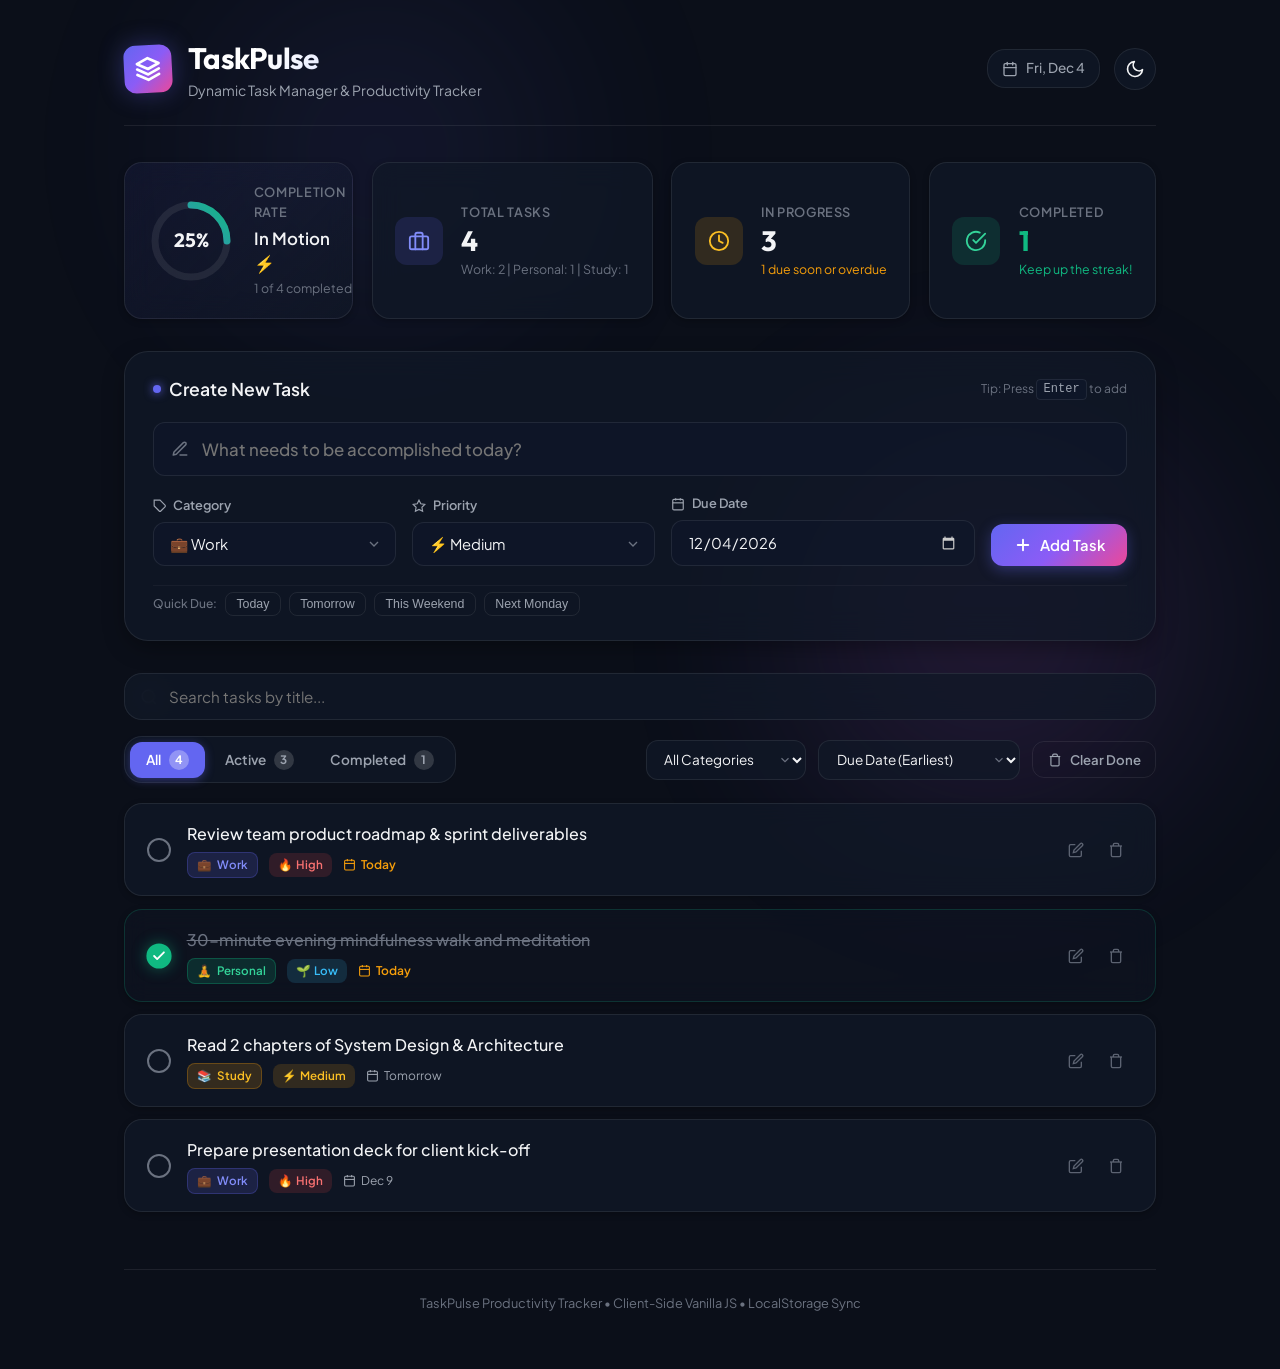
<file: project 2-task manager/index.html>
<!DOCTYPE html>
<html lang="en">
<head>
  <meta charset="UTF-8">
  <meta name="viewport" content="width=device-width, initial-scale=1.0">
  <meta name="description" content="Dynamic Task Manager & Productivity Tracker - Manage your daily tasks, boost efficiency, track completion rates, and stay organized with ease.">
  <meta name="keywords" content="task manager, productivity tracker, todo app, task planner, time management">
  <title>TaskPulse &mdash; Dynamic Task Manager & Productivity Tracker</title>
  
  <!-- Modern Typography: Plus Jakarta Sans & Outfit -->
  <link rel="preconnect" href="https://fonts.googleapis.com">
  <link rel="preconnect" href="https://fonts.gstatic.com" crossorigin>
  <link href="https://fonts.googleapis.com/css2?family=Outfit:wght@400;500;600;700&family=Plus+Jakarta+Sans:wght@300;400;500;600;700&display=swap" rel="stylesheet">
  
  <!-- Main Stylesheet -->
  <link rel="stylesheet" href="style.css">
</head>
<body class="dark-theme">
  <!-- Background Glow Accents -->
  <div class="bg-glow bg-glow-1" aria-hidden="true"></div>
  <div class="bg-glow bg-glow-2" aria-hidden="true"></div>

  <div class="app-container">
    <!-- Header Section -->
    <header class="app-header">
      <div class="header-brand">
        <div class="brand-logo">
          <svg class="brand-icon" viewBox="0 0 24 24" fill="none" stroke="currentColor" stroke-width="2.5" stroke-linecap="round" stroke-linejoin="round">
            <path d="M12 2L2 7l10 5 10-5-10-5zM2 17l10 5 10-5M2 12l10 5 10-5"/>
          </svg>
        </div>
        <div>
          <h1 class="brand-title">TaskPulse</h1>
          <p class="brand-subtitle">Dynamic Task Manager & Productivity Tracker</p>
        </div>
      </div>

      <div class="header-actions">
        <!-- Live Current Date Display -->
        <div class="current-date-badge" id="current-date-badge" title="Today's Date">
          <svg viewBox="0 0 24 24" width="16" height="16" fill="none" stroke="currentColor" stroke-width="2" stroke-linecap="round" stroke-linejoin="round">
            <rect x="3" y="4" width="18" height="18" rx="2" ry="2"></rect>
            <line x1="16" y1="2" x2="16" y2="6"></line>
            <line x1="8" y1="2" x2="8" y2="6"></line>
            <line x1="3" y1="10" x2="21" y2="10"></line>
          </svg>
          <span id="date-display">Today</span>
        </div>

        <!-- Theme Toggle Button -->
        <button id="theme-toggle-btn" class="theme-toggle-btn" aria-label="Toggle dark/light theme" title="Toggle Theme">
          <svg class="sun-icon" viewBox="0 0 24 24" fill="none" stroke="currentColor" stroke-width="2" stroke-linecap="round" stroke-linejoin="round">
            <circle cx="12" cy="12" r="5"></circle>
            <line x1="12" y1="1" x2="12" y2="3"></line>
            <line x1="12" y1="21" x2="12" y2="23"></line>
            <line x1="4.22" y1="4.22" x2="5.64" y2="5.64"></line>
            <line x1="18.36" y1="18.36" x2="19.78" y2="19.78"></line>
            <line x1="1" y1="12" x2="3" y2="12"></line>
            <line x1="21" y1="12" x2="23" y2="12"></line>
            <line x1="4.22" y1="19.78" x2="5.64" y2="18.36"></line>
            <line x1="18.36" y1="5.64" x2="19.78" y2="4.22"></line>
          </svg>
          <svg class="moon-icon" viewBox="0 0 24 24" fill="none" stroke="currentColor" stroke-width="2" stroke-linecap="round" stroke-linejoin="round">
            <path d="M21 12.79A9 9 0 1 1 11.21 3 7 7 0 0 0 21 12.79z"></path>
          </svg>
        </button>
      </div>
    </header>

    <!-- Productivity Dashboard Statistics Cards -->
    <section class="productivity-section" aria-label="Productivity Overview">
      <div class="stats-grid">
        <!-- Progress Ring Card -->
        <div class="stat-card stat-progress-card">
          <div class="progress-ring-wrapper">
            <svg class="progress-ring" width="88" height="88">
              <circle class="progress-ring-bg" stroke="currentColor" stroke-width="7" fill="transparent" r="36" cx="44" cy="44"/>
              <circle id="progress-ring-circle" class="progress-ring-bar" stroke="url(#progress-gradient)" stroke-width="7" stroke-dasharray="226.2" stroke-dashoffset="226.2" stroke-linecap="round" fill="transparent" r="36" cx="44" cy="44"/>
              <defs>
                <linearGradient id="progress-gradient" x1="0%" y1="0%" x2="100%" y2="100%">
                  <stop offset="0%" stop-color="#6366f1" />
                  <stop offset="100%" stop-color="#10b981" />
                </linearGradient>
              </defs>
            </svg>
            <span class="progress-text" id="stat-completion-rate">0%</span>
          </div>
          <div class="stat-card-info">
            <span class="stat-card-label">Completion Rate</span>
            <h3 class="stat-card-highlight" id="stat-rate-caption">Getting Started</h3>
            <p class="stat-card-sub" id="stat-ratio-text">0 of 0 completed</p>
          </div>
        </div>

        <!-- Total Tasks Card -->
        <div class="stat-card">
          <div class="stat-icon-badge total-badge">
            <svg viewBox="0 0 24 24" width="22" height="22" fill="none" stroke="currentColor" stroke-width="2" stroke-linecap="round" stroke-linejoin="round">
              <rect x="2" y="7" width="20" height="14" rx="2" ry="2"></rect>
              <path d="M16 21V5a2 2 0 0 0-2-2h-4a2 2 0 0 0-2 2v16"></path>
            </svg>
          </div>
          <div class="stat-card-content">
            <span class="stat-card-label">Total Tasks</span>
            <div class="stat-card-value" id="stat-total-tasks">0</div>
            <span class="stat-meta" id="stat-categories-meta">Work, Personal, Study</span>
          </div>
        </div>

        <!-- Active / Pending Card -->
        <div class="stat-card">
          <div class="stat-icon-badge active-badge">
            <svg viewBox="0 0 24 24" width="22" height="22" fill="none" stroke="currentColor" stroke-width="2" stroke-linecap="round" stroke-linejoin="round">
              <circle cx="12" cy="12" r="10"></circle>
              <polyline points="12 6 12 12 16 14"></polyline>
            </svg>
          </div>
          <div class="stat-card-content">
            <span class="stat-card-label">In Progress</span>
            <div class="stat-card-value" id="stat-active-tasks">0</div>
            <span class="stat-meta text-warning" id="stat-due-today-meta">0 due soon</span>
          </div>
        </div>

        <!-- Completed Card -->
        <div class="stat-card">
          <div class="stat-icon-badge completed-badge">
            <svg viewBox="0 0 24 24" width="22" height="22" fill="none" stroke="currentColor" stroke-width="2" stroke-linecap="round" stroke-linejoin="round">
              <path d="M22 11.08V12a10 10 0 1 1-5.93-9.14"></path>
              <polyline points="22 4 12 14.01 9 11.01"></polyline>
            </svg>
          </div>
          <div class="stat-card-content">
            <span class="stat-card-label">Completed</span>
            <div class="stat-card-value text-success" id="stat-completed-tasks">0</div>
            <span class="stat-meta text-success" id="stat-streak-meta">Keep up the streak!</span>
          </div>
        </div>
      </div>
    </section>

    <!-- Main Content Area: Input & Task Management -->
    <main class="main-layout">
      <!-- Task Creation Form Card -->
      <section class="task-form-card" aria-labelledby="form-heading">
        <div class="form-header">
          <h2 id="form-heading" class="form-title">
            <span class="title-accent-dot"></span> Create New Task
          </h2>
          <span class="shortcut-hint">Tip: Press <kbd>Enter</kbd> to add</span>
        </div>

        <form id="task-form" class="task-input-form" novalidate>
          <div class="form-row-main">
            <!-- Task Title Input -->
            <div class="input-group title-input-group">
              <label for="task-title-input" class="visually-hidden">Task Title</label>
              <div class="input-with-icon">
                <svg class="field-icon" viewBox="0 0 24 24" width="18" height="18" fill="none" stroke="currentColor" stroke-width="2" stroke-linecap="round" stroke-linejoin="round">
                  <path d="M12 20h9"></path>
                  <path d="M16.5 3.5a2.121 2.121 0 0 1 3 3L7 19l-4 1 1-4L16.5 3.5z"></path>
                </svg>
                <input 
                  type="text" 
                  id="task-title-input" 
                  name="taskTitle"
                  class="form-control title-input" 
                  placeholder="What needs to be accomplished today?" 
                  autocomplete="off" 
                  required
                />
              </div>
            </div>
          </div>

          <div class="form-row-details">
            <!-- Category Selector (Work, Personal, Study) -->
            <div class="input-group">
              <label for="task-category-select" class="input-label">
                <svg viewBox="0 0 24 24" width="14" height="14" fill="none" stroke="currentColor" stroke-width="2">
                  <path d="M20.59 13.41l-7.17 7.17a2 2 0 0 1-2.83 0L2 12V2h10l8.59 8.59a2 2 0 0 1 0 2.82z"></path>
                  <line x1="7" y1="7" x2="7.01" y2="7"></line>
                </svg>
                Category
              </label>
              <div class="select-wrapper">
                <select id="task-category-select" name="taskCategory" class="form-control select-control" required>
                  <option value="Work" selected>💼 Work</option>
                  <option value="Personal">🧘 Personal</option>
                  <option value="Study">📚 Study</option>
                </select>
                <svg class="select-chevron" viewBox="0 0 24 24" width="16" height="16" fill="none" stroke="currentColor" stroke-width="2">
                  <polyline points="6 9 12 15 18 9"></polyline>
                </svg>
              </div>
            </div>

            <!-- Priority Selector (Enhancement for productivity tracking) -->
            <div class="input-group">
              <label for="task-priority-select" class="input-label">
                <svg viewBox="0 0 24 24" width="14" height="14" fill="none" stroke="currentColor" stroke-width="2">
                  <polygon points="12 2 15.09 8.26 22 9.27 17 14.14 18.18 21.02 12 17.77 5.82 21.02 7 14.14 2 9.27 8.91 8.26 12 2"></polygon>
                </svg>
                Priority
              </label>
              <div class="select-wrapper">
                <select id="task-priority-select" name="taskPriority" class="form-control select-control">
                  <option value="Medium" selected>⚡ Medium</option>
                  <option value="High">🔥 High</option>
                  <option value="Low">🌱 Low</option>
                </select>
                <svg class="select-chevron" viewBox="0 0 24 24" width="16" height="16" fill="none" stroke="currentColor" stroke-width="2">
                  <polyline points="6 9 12 15 18 9"></polyline>
                </svg>
              </div>
            </div>

            <!-- Due Date Picker -->
            <div class="input-group">
              <label for="task-due-date" class="input-label">
                <svg viewBox="0 0 24 24" width="14" height="14" fill="none" stroke="currentColor" stroke-width="2">
                  <rect x="3" y="4" width="18" height="18" rx="2" ry="2"></rect>
                  <line x1="16" y1="2" x2="16" y2="6"></line>
                  <line x1="8" y1="2" x2="8" y2="6"></line>
                  <line x1="3" y1="10" x2="21" y2="10"></line>
                </svg>
                Due Date
              </label>
              <div class="date-input-wrapper">
                <input 
                  type="date" 
                  id="task-due-date" 
                  name="taskDueDate" 
                  class="form-control date-control" 
                  required
                />
              </div>
            </div>

            <!-- Quick Add Button -->
            <div class="input-group button-group">
              <label class="input-label invisible-label">Action</label>
              <button type="submit" id="add-task-btn" class="btn btn-primary add-task-btn">
                <svg viewBox="0 0 24 24" width="18" height="18" fill="none" stroke="currentColor" stroke-width="2.5" stroke-linecap="round" stroke-linejoin="round">
                  <line x1="12" y1="5" x2="12" y2="19"></line>
                  <line x1="5" y1="12" x2="19" y2="12"></line>
                </svg>
                <span>Add Task</span>
              </button>
            </div>
          </div>

          <!-- Quick Date Presets -->
          <div class="quick-presets">
            <span class="presets-label">Quick Due:</span>
            <button type="button" class="preset-chip" data-preset="today">Today</button>
            <button type="button" class="preset-chip" data-preset="tomorrow">Tomorrow</button>
            <button type="button" class="preset-chip" data-preset="weekend">This Weekend</button>
            <button type="button" class="preset-chip" data-preset="next-week">Next Monday</button>
          </div>
        </form>
      </section>

      <!-- Filter Controls & Search Bar -->
      <section class="task-controls-bar" aria-label="Task Filters and Search">
        <!-- Search Filter Input -->
        <div class="search-box">
          <svg class="search-icon" viewBox="0 0 24 24" width="18" height="18" fill="none" stroke="currentColor" stroke-width="2">
            <circle cx="11" cy="11" r="8"></circle>
            <line x1="21" y1="21" x2="16.65" y2="16.65"></line>
          </svg>
          <input 
            type="text" 
            id="search-filter-input" 
            class="search-input" 
            placeholder="Search tasks by title..." 
            autocomplete="off"
            aria-label="Search tasks"
          />
          <button type="button" id="clear-search-btn" class="clear-search-btn hidden" aria-label="Clear search">
            <svg viewBox="0 0 24 24" width="14" height="14" fill="none" stroke="currentColor" stroke-width="2.5">
              <line x1="18" y1="6" x2="6" y2="18"></line>
              <line x1="6" y1="6" x2="18" y2="18"></line>
            </svg>
          </button>
        </div>

        <div class="filter-actions-group">
          <!-- Status Filter Tabs: All, Active, Completed -->
          <div class="status-filter-pills" role="tablist" aria-label="Task status filter">
            <button type="button" class="filter-pill active" data-filter="all" role="tab" aria-selected="true" id="filter-all">
              All <span class="pill-counter" id="pill-count-all">0</span>
            </button>
            <button type="button" class="filter-pill" data-filter="active" role="tab" aria-selected="false" id="filter-active">
              Active <span class="pill-counter" id="pill-count-active">0</span>
            </button>
            <button type="button" class="filter-pill" data-filter="completed" role="tab" aria-selected="false" id="filter-completed">
              Completed <span class="pill-counter" id="pill-count-completed">0</span>
            </button>
          </div>

          <!-- Secondary Filters: Category & Sort -->
          <div class="dropdown-filters">
            <!-- Category Filter Dropdown -->
            <div class="select-wrapper select-wrapper-compact">
              <select id="category-filter-select" class="form-control select-control-compact" aria-label="Filter by category">
                <option value="all">All Categories</option>
                <option value="Work">💼 Work</option>
                <option value="Personal">🧘 Personal</option>
                <option value="Study">📚 Study</option>
              </select>
              <svg class="select-chevron" viewBox="0 0 24 24" width="14" height="14" fill="none" stroke="currentColor" stroke-width="2">
                <polyline points="6 9 12 15 18 9"></polyline>
              </svg>
            </div>

            <!-- Sort By Dropdown -->
            <div class="select-wrapper select-wrapper-compact">
              <select id="sort-select" class="form-control select-control-compact" aria-label="Sort tasks">
                <option value="date-asc">Due Date (Earliest)</option>
                <option value="date-desc">Due Date (Latest)</option>
                <option value="priority-desc">Priority (High to Low)</option>
                <option value="created-desc">Recently Added</option>
                <option value="title-asc">Alphabetical (A-Z)</option>
              </select>
              <svg class="select-chevron" viewBox="0 0 24 24" width="14" height="14" fill="none" stroke="currentColor" stroke-width="2">
                <polyline points="6 9 12 15 18 9"></polyline>
              </svg>
            </div>

            <!-- Clear Completed Button -->
            <button type="button" id="clear-completed-btn" class="btn btn-secondary-outline btn-compact" title="Remove all completed tasks">
              <svg viewBox="0 0 24 24" width="14" height="14" fill="none" stroke="currentColor" stroke-width="2">
                <polyline points="3 6 5 6 21 6"></polyline>
                <path d="M19 6v14a2 2 0 0 1-2 2H7a2 2 0 0 1-2-2V6m3 0V4a2 2 0 0 1 2-2h4a2 2 0 0 1 2 2v2"></path>
              </svg>
              <span>Clear Done</span>
            </button>
          </div>
        </div>
      </section>

      <!-- Active Filter Banner (Visible when filters are active) -->
      <div id="filter-status-banner" class="filter-status-banner hidden">
        <span id="filter-status-text">Showing filtered tasks</span>
        <button type="button" id="reset-filters-btn" class="reset-filter-link">Reset all filters</button>
      </div>

      <!-- Task List Container -->
      <section class="task-list-section" aria-label="Task List">
        <ul id="task-list" class="task-list">
          <!-- Task items will be rendered dynamically by app.js -->
        </ul>

        <!-- Empty State View -->
        <div id="empty-state" class="empty-state hidden">
          <div class="empty-state-icon">
            <svg viewBox="0 0 24 24" width="48" height="48" fill="none" stroke="currentColor" stroke-width="1.5" stroke-linecap="round" stroke-linejoin="round">
              <path d="M9 11l3 3L22 4"></path>
              <path d="M21 12v7a2 2 0 0 1-2 2H5a2 2 0 0 1-2-2V5a2 2 0 0 1 2-2h11"></path>
            </svg>
          </div>
          <h3 class="empty-state-title" id="empty-state-title">No tasks found</h3>
          <p class="empty-state-text" id="empty-state-desc">You're all caught up! Create a new task above or adjust your search filter.</p>
        </div>
      </section>
    </main>

    <!-- Footer -->
    <footer class="app-footer">
      <p>TaskPulse Productivity Tracker &bull; Client-Side Vanilla JS &bull; LocalStorage Sync</p>
    </footer>
  </div>

  <!-- Edit Task Modal Dialog -->
  <div id="edit-modal" class="modal-overlay hidden" role="dialog" aria-modal="true" aria-labelledby="edit-modal-title">
    <div class="modal-dialog">
      <div class="modal-header">
        <h3 id="edit-modal-title" class="modal-title">
          <svg viewBox="0 0 24 24" width="20" height="20" fill="none" stroke="currentColor" stroke-width="2">
            <path d="M11 4H4a2 2 0 0 0-2 2v14a2 2 0 0 0 2 2h14a2 2 0 0 0 2-2v-7"></path>
            <path d="M18.5 2.5a2.121 2.121 0 0 1 3 3L12 15l-4 1 1-4 9.5-9.5z"></path>
          </svg>
          Edit Task
        </h3>
        <button type="button" id="close-modal-btn" class="modal-close-btn" aria-label="Close edit modal">
          <svg viewBox="0 0 24 24" width="18" height="18" fill="none" stroke="currentColor" stroke-width="2">
            <line x1="18" y1="6" x2="6" y2="18"></line>
            <line x1="6" y1="6" x2="18" y2="18"></line>
          </svg>
        </button>
      </div>

      <form id="edit-task-form" class="edit-modal-form" novalidate>
        <input type="hidden" id="edit-task-id" />

        <div class="modal-field">
          <label for="edit-task-title" class="input-label">Task Title</label>
          <input 
            type="text" 
            id="edit-task-title" 
            class="form-control" 
            required 
            placeholder="Task title..."
          />
        </div>

        <div class="modal-grid-row">
          <div class="modal-field">
            <label for="edit-task-category" class="input-label">Category</label>
            <div class="select-wrapper">
              <select id="edit-task-category" class="form-control select-control" required>
                <option value="Work">💼 Work</option>
                <option value="Personal">🧘 Personal</option>
                <option value="Study">📚 Study</option>
              </select>
              <svg class="select-chevron" viewBox="0 0 24 24" width="16" height="16" fill="none" stroke="currentColor" stroke-width="2">
                <polyline points="6 9 12 15 18 9"></polyline>
              </svg>
            </div>
          </div>

          <div class="modal-field">
            <label for="edit-task-priority" class="input-label">Priority</label>
            <div class="select-wrapper">
              <select id="edit-task-priority" class="form-control select-control">
                <option value="High">🔥 High</option>
                <option value="Medium">⚡ Medium</option>
                <option value="Low">🌱 Low</option>
              </select>
              <svg class="select-chevron" viewBox="0 0 24 24" width="16" height="16" fill="none" stroke="currentColor" stroke-width="2">
                <polyline points="6 9 12 15 18 9"></polyline>
              </svg>
            </div>
          </div>
        </div>

        <div class="modal-field">
          <label for="edit-task-due-date" class="input-label">Due Date</label>
          <input 
            type="date" 
            id="edit-task-due-date" 
            class="form-control date-control" 
            required 
          />
        </div>

        <div class="modal-actions">
          <button type="button" id="cancel-edit-btn" class="btn btn-secondary">Cancel</button>
          <button type="submit" id="save-edit-btn" class="btn btn-primary">Save Changes</button>
        </div>
      </form>
    </div>
  </div>

  <!-- Toast Notification Container -->
  <div id="toast-container" class="toast-container" aria-live="polite" aria-atomic="true"></div>

  <!-- Main JavaScript File -->
  <script src="app.js"></script>
</body>
</html>
</file>
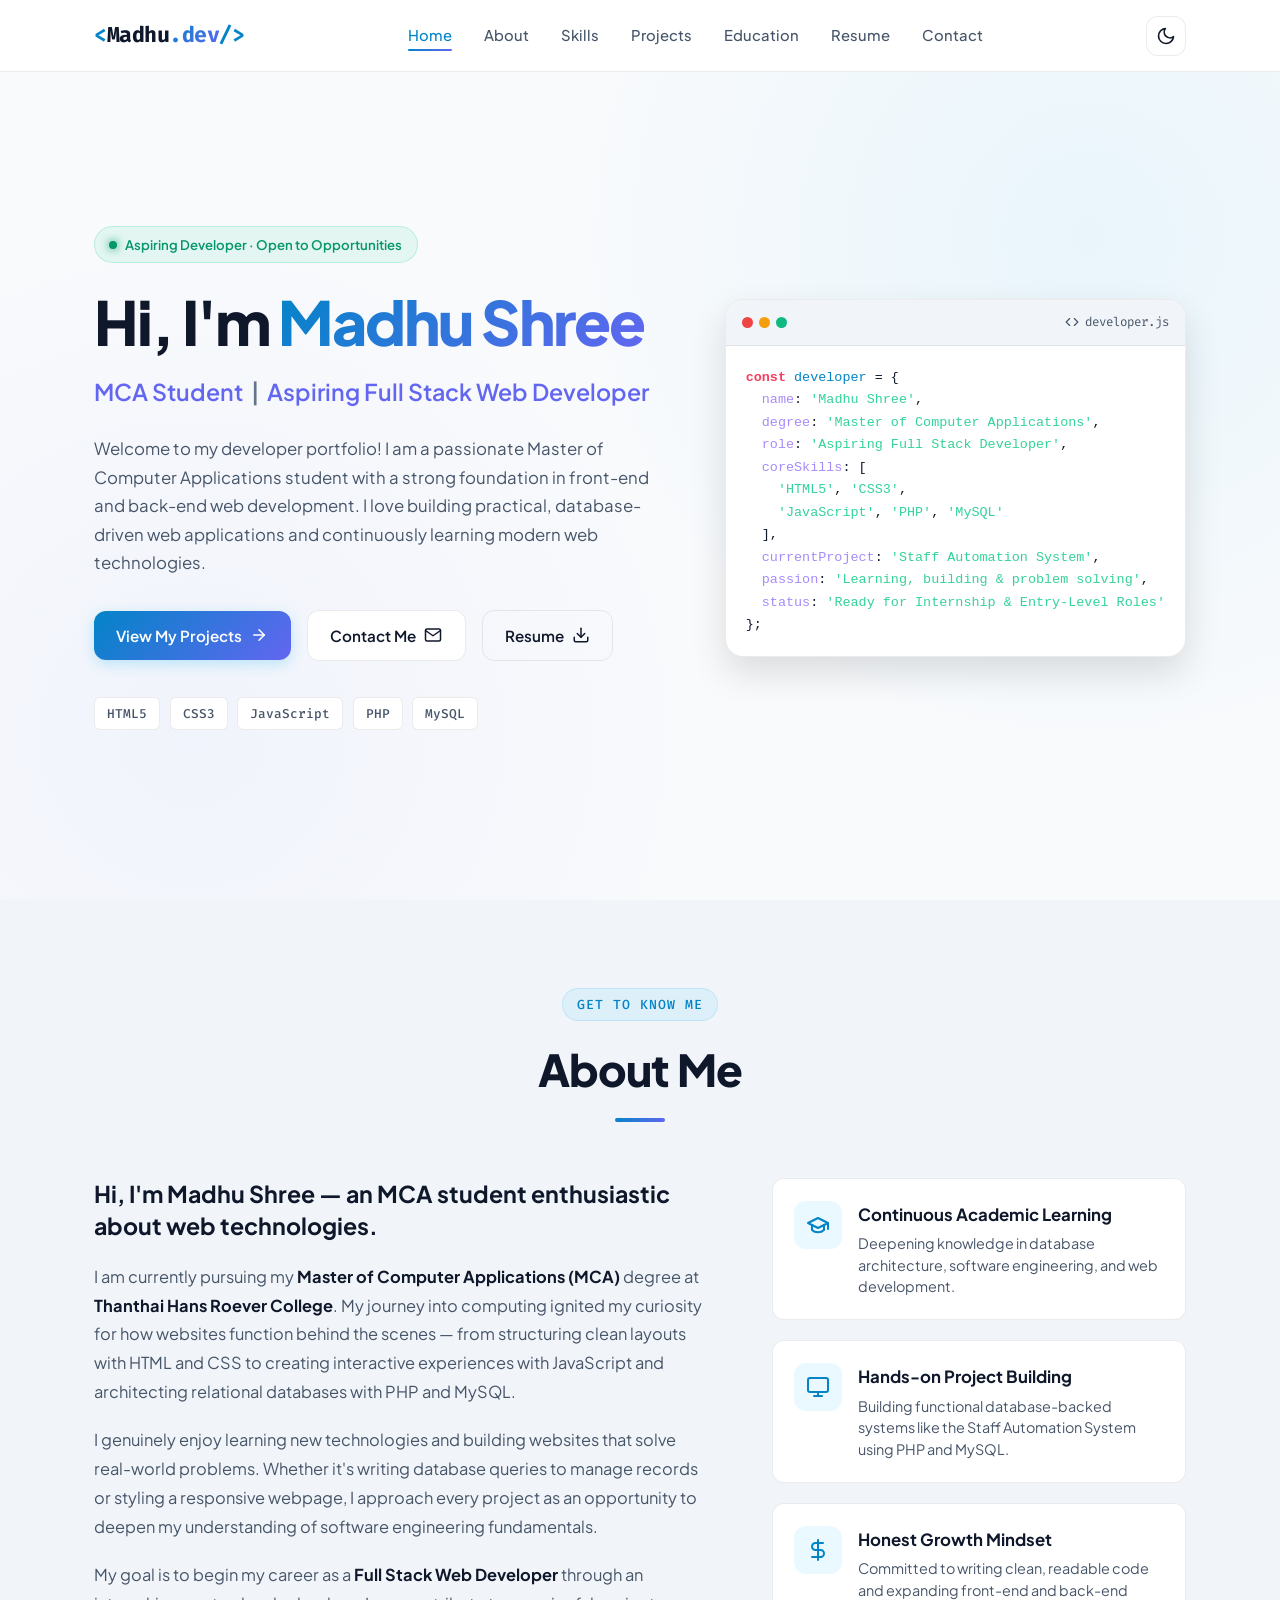
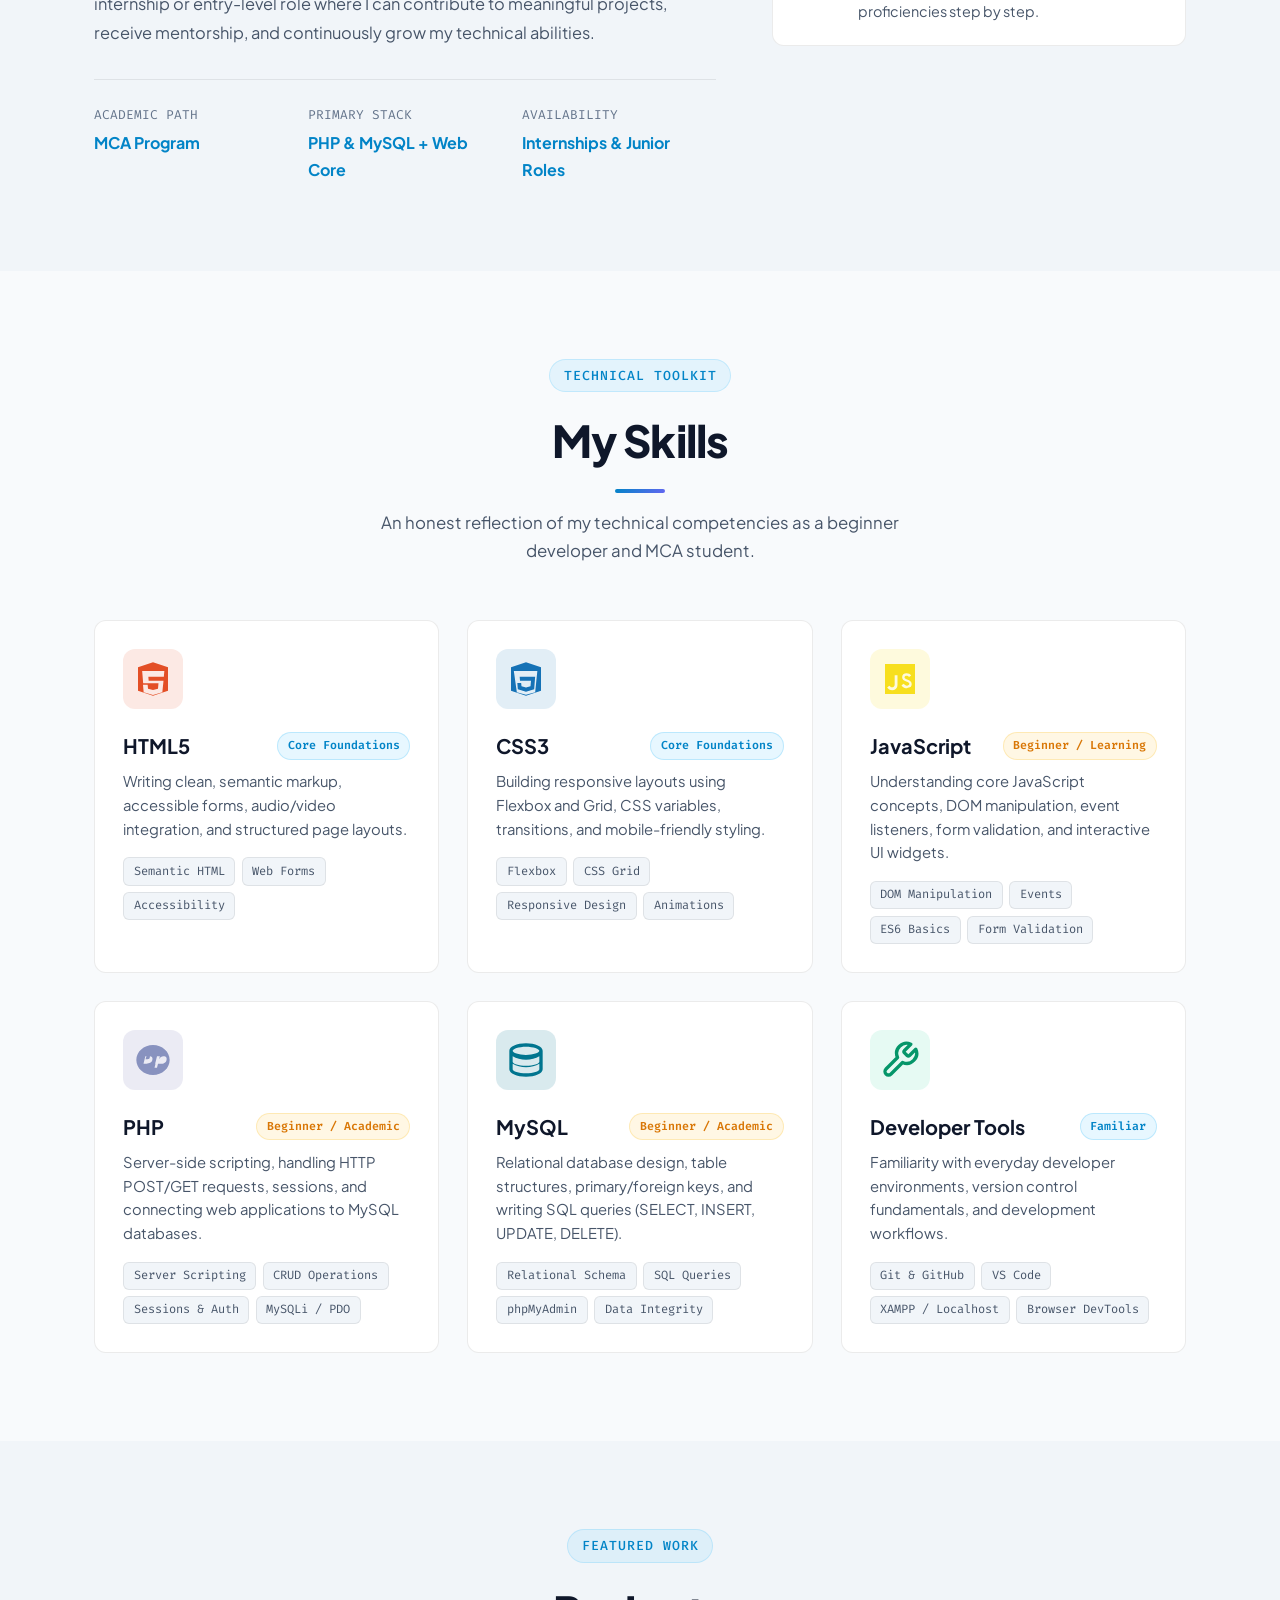
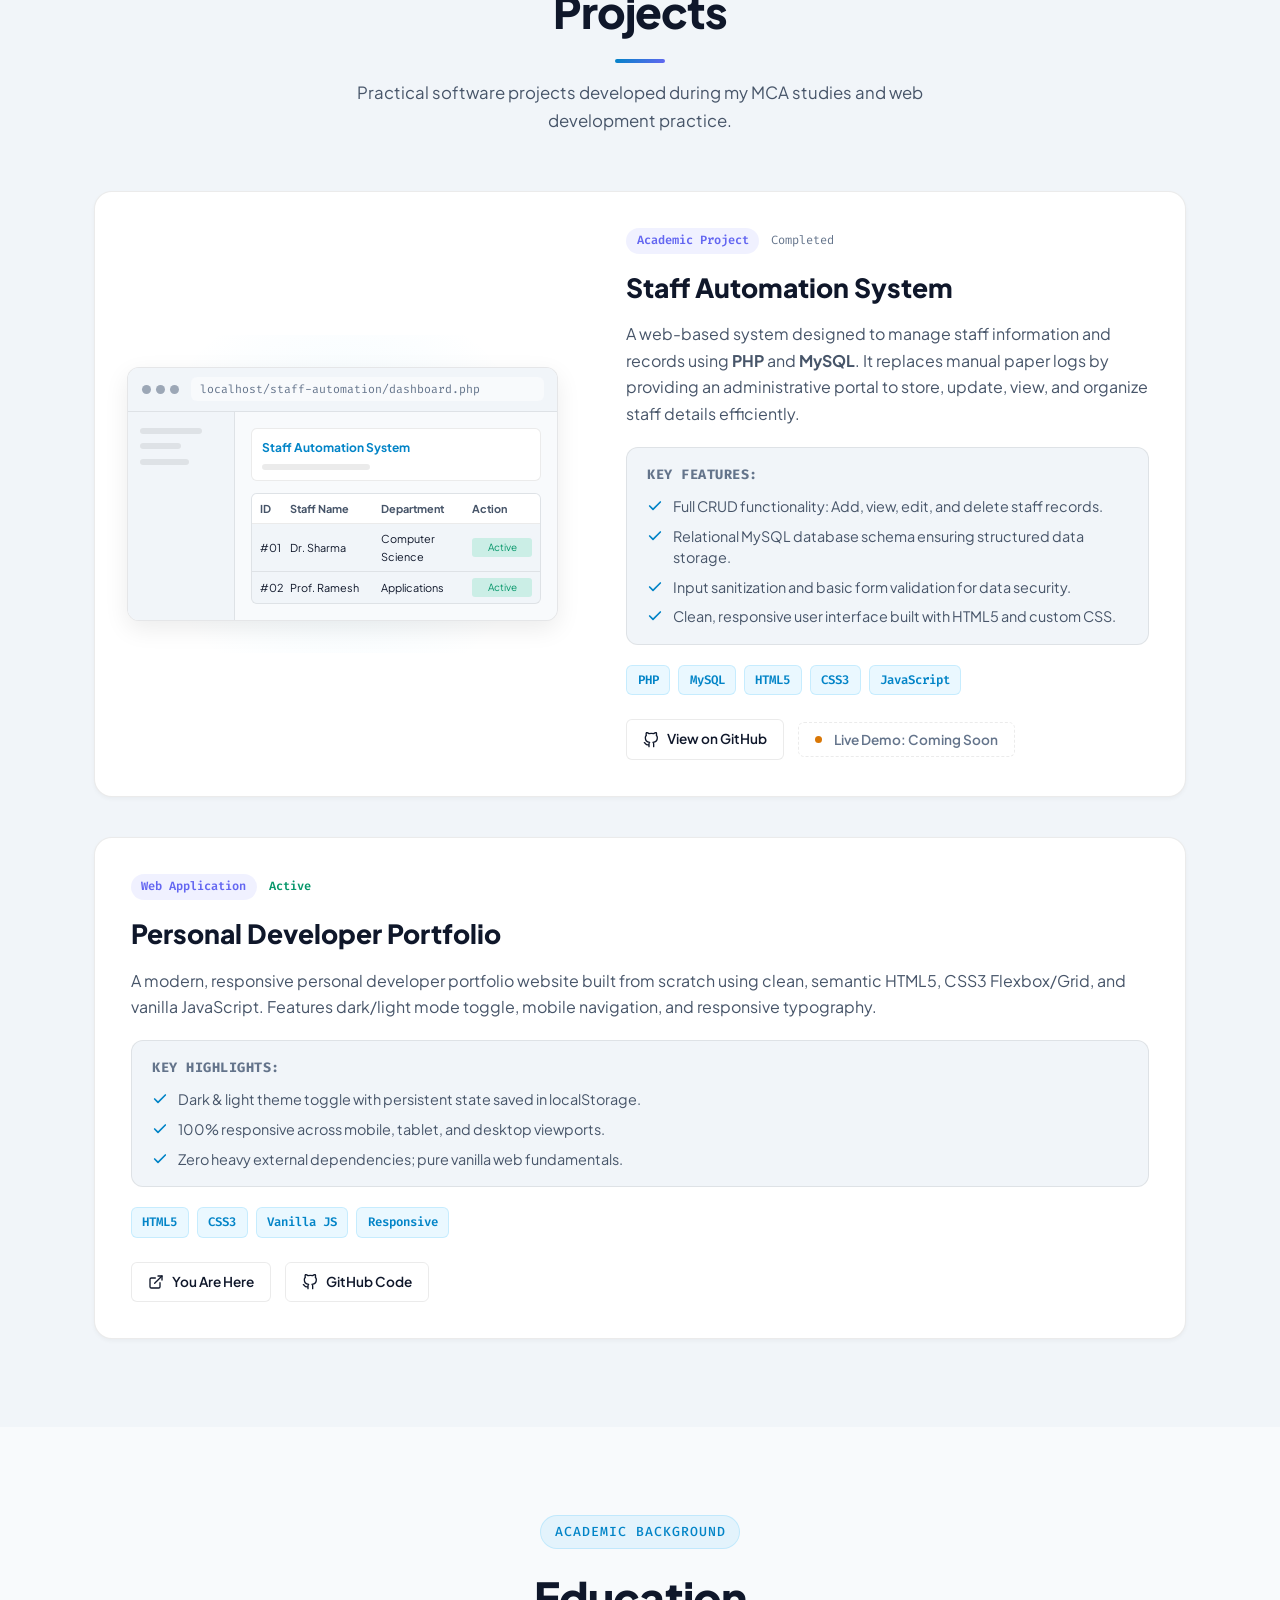
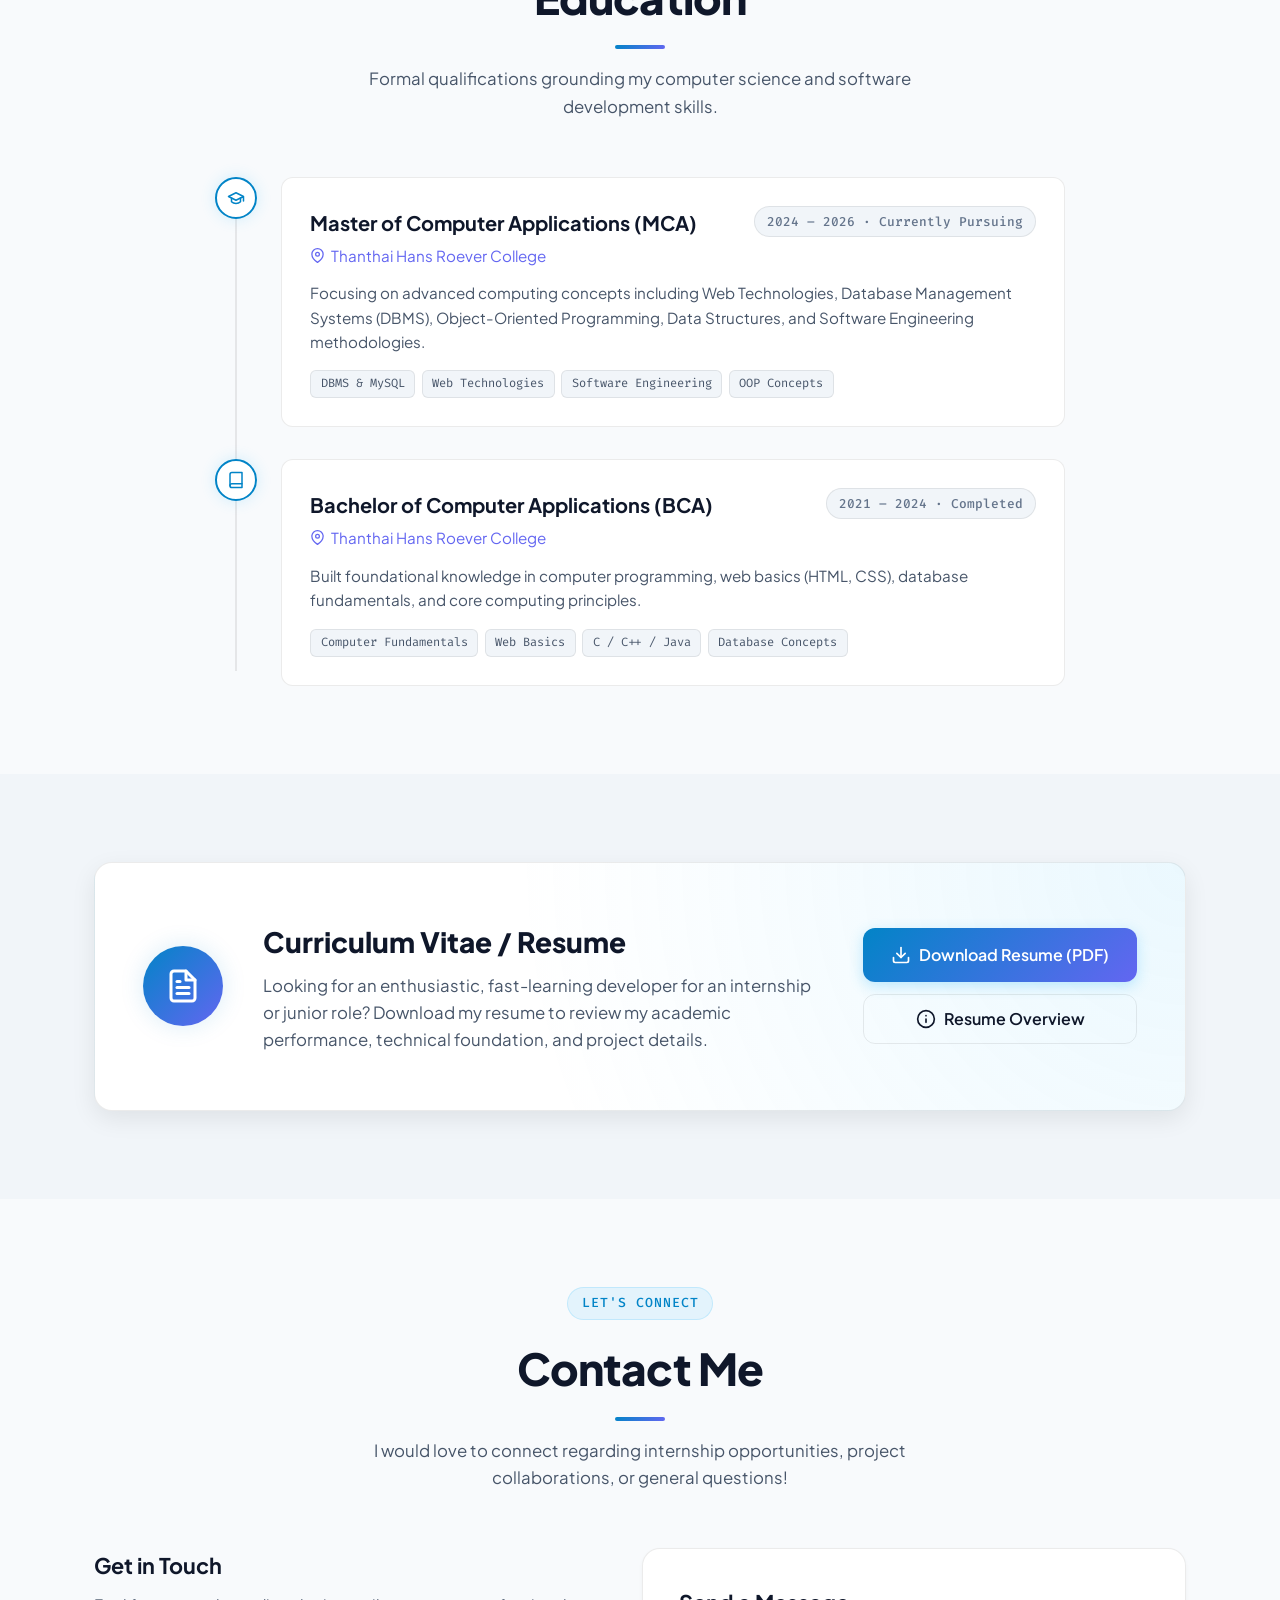
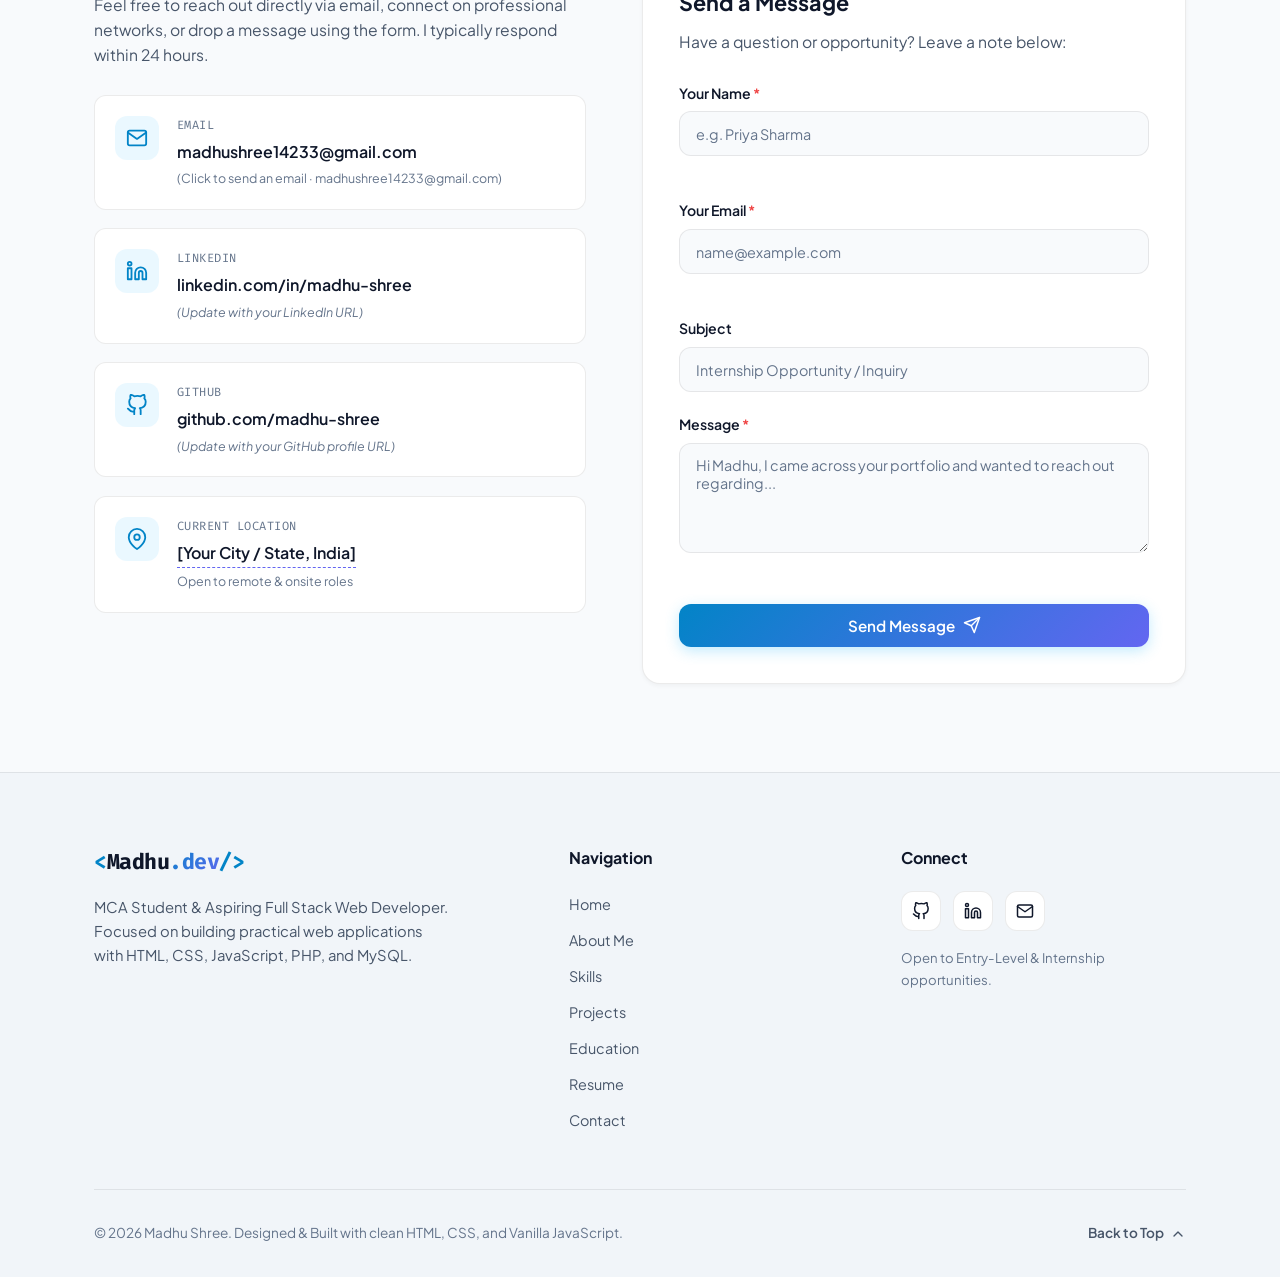
<file: project-1-portfolio/index.html>
<!DOCTYPE html>
<html lang="en" data-theme="dark">
<head>
  <meta charset="UTF-8">
  <meta name="viewport" content="width=device-width, initial-scale=1.0">
  <meta name="description" content="Portfolio of Madhu Shree - MCA Student & Aspiring Full Stack Web Developer. Skilled in HTML, CSS, JavaScript, PHP, and MySQL.">
  <meta name="keywords" content="Madhu Shree, Portfolio, MCA Student, Full Stack Web Developer, PHP, MySQL, Web Development">
  <meta name="author" content="Madhu Shree">

  <!-- Open Graph Meta Tags for Social Sharing -->
  <meta property="og:title" content="Madhu Shree | MCA Student & Aspiring Full Stack Web Developer">
  <meta property="og:description" content="Personal portfolio website of Madhu Shree showcasing projects, technical skills in PHP, MySQL, HTML, CSS, JavaScript, and academic background.">
  <meta property="og:type" content="website">

  <title>Madhu Shree | Aspiring Full Stack Web Developer</title>

  <!-- Google Fonts -->
  <link rel="preconnect" href="https://fonts.googleapis.com">
  <link rel="preconnect" href="https://fonts.gstatic.com" crossorigin>
  <link href="https://fonts.googleapis.com/css2?family=Fira+Code:wght@400;500;600&family=Plus+Jakarta+Sans:wght@300;400;500;600;700;800&display=swap" rel="stylesheet">

  <!-- Main Stylesheet -->
  <link rel="stylesheet" href="style.css">
</head>
<body>
  <!-- =========================================================
       NAVIGATION BAR
       ========================================================= -->
  <header class="navbar" id="navbar">
    <div class="container nav-container">
      <a href="#home" class="nav-brand" aria-label="Madhu Shree Portfolio Home">
        <span class="brand-code">&lt;</span>Madhu<span class="brand-accent">.dev</span><span class="brand-code">/&gt;</span>
      </a>

      <!-- Desktop Navigation Menu -->
      <nav class="nav-menu" id="nav-menu" aria-label="Main Navigation">
        <ul class="nav-list">
          <li class="nav-item"><a href="#home" class="nav-link active">Home</a></li>
          <li class="nav-item"><a href="#about" class="nav-link">About</a></li>
          <li class="nav-item"><a href="#skills" class="nav-link">Skills</a></li>
          <li class="nav-item"><a href="#projects" class="nav-link">Projects</a></li>
          <li class="nav-item"><a href="#education" class="nav-link">Education</a></li>
          <li class="nav-item"><a href="#resume" class="nav-link">Resume</a></li>
          <li class="nav-item"><a href="#contact" class="nav-link">Contact</a></li>
        </ul>
      </nav>

      <!-- Nav Actions (Theme Toggle & Mobile Menu Button) -->
      <div class="nav-actions">
        <!-- Theme Toggle Button -->
        <button id="theme-toggle" class="theme-toggle-btn" aria-label="Toggle dark/light theme" title="Toggle theme">
          <!-- Sun Icon (shown in dark mode) -->
          <svg class="sun-icon" xmlns="http://www.w3.org/2000/svg" width="20" height="20" viewBox="0 0 24 24" fill="none" stroke="currentColor" stroke-width="2" stroke-linecap="round" stroke-linejoin="round">
            <circle cx="12" cy="12" r="5"></circle>
            <line x1="12" y1="1" x2="12" y2="3"></line>
            <line x1="12" y1="21" x2="12" y2="23"></line>
            <line x1="4.22" y1="4.22" x2="5.64" y2="5.64"></line>
            <line x1="18.36" y1="18.36" x2="19.78" y2="19.78"></line>
            <line x1="1" y1="12" x2="3" y2="12"></line>
            <line x1="21" y1="12" x2="23" y2="12"></line>
            <line x1="4.22" y1="19.78" x2="5.64" y2="18.36"></line>
            <line x1="18.36" y1="5.64" x2="19.78" y2="4.22"></line>
          </svg>
          <!-- Moon Icon (shown in light mode) -->
          <svg class="moon-icon" xmlns="http://www.w3.org/2000/svg" width="20" height="20" viewBox="0 0 24 24" fill="none" stroke="currentColor" stroke-width="2" stroke-linecap="round" stroke-linejoin="round">
            <path d="M21 12.79A9 9 0 1 1 11.21 3 7 7 0 0 0 21 12.79z"></path>
          </svg>
        </button>

        <!-- Mobile Hamburger Button -->
        <button id="hamburger-btn" class="hamburger-btn" aria-label="Toggle mobile menu" aria-expanded="false" aria-controls="nav-menu">
          <span class="hamburger-bar"></span>
          <span class="hamburger-bar"></span>
          <span class="hamburger-bar"></span>
        </button>
      </div>
    </div>
  </header>

  <main>
    <!-- =========================================================
         SECTION 1: HOME / HERO
         ========================================================= -->
    <section id="home" class="hero-section">
      <div class="container hero-container">
        <div class="hero-content">
          <div class="hero-badge">
            <span class="status-indicator"></span>
            <span>Aspiring Developer &middot; Open to Opportunities</span>
          </div>

          <h1 class="hero-title">
            Hi, I'm <span class="gradient-text">Madhu Shree</span>
          </h1>

          <h2 class="hero-subtitle">
            MCA Student <span class="divider">|</span> Aspiring Full Stack Web Developer
          </h2>

          <p class="hero-description">
            Welcome to my developer portfolio! I am a passionate Master of Computer Applications student
            with a strong foundation in front-end and back-end web development. I love building practical,
            database-driven web applications and continuously learning modern web technologies.
          </p>

          <div class="hero-cta-group">
            <a href="#projects" class="btn btn-primary">
              <span>View My Projects</span>
              <svg xmlns="http://www.w3.org/2000/svg" width="18" height="18" viewBox="0 0 24 24" fill="none" stroke="currentColor" stroke-width="2" stroke-linecap="round" stroke-linejoin="round">
                <line x1="5" y1="12" x2="19" y2="12"></line>
                <polyline points="12 5 19 12 12 19"></polyline>
              </svg>
            </a>
            <a href="#contact" class="btn btn-secondary">
              <span>Contact Me</span>
              <svg xmlns="http://www.w3.org/2000/svg" width="18" height="18" viewBox="0 0 24 24" fill="none" stroke="currentColor" stroke-width="2" stroke-linecap="round" stroke-linejoin="round">
                <path d="M4 4h16c1.1 0 2 .9 2 2v12c0 1.1-.9 2-2 2H4c-1.1 0-2-.9-2-2V6c0-1.1.9-2 2-2z"></path>
                <polyline points="22,6 12,13 2,6"></polyline>
              </svg>
            </a>
            <a href="#resume" class="btn btn-outline">
              <span>Resume</span>
              <svg xmlns="http://www.w3.org/2000/svg" width="18" height="18" viewBox="0 0 24 24" fill="none" stroke="currentColor" stroke-width="2" stroke-linecap="round" stroke-linejoin="round">
                <path d="M21 15v4a2 2 0 0 1-2 2H5a2 2 0 0 1-2-2v-4"></path>
                <polyline points="7 10 12 15 17 10"></polyline>
                <line x1="12" y1="15" x2="12" y2="3"></line>
              </svg>
            </a>
          </div>

          <div class="hero-tech-pills">
            <span class="tech-pill">HTML5</span>
            <span class="tech-pill">CSS3</span>
            <span class="tech-pill">JavaScript</span>
            <span class="tech-pill">PHP</span>
            <span class="tech-pill">MySQL</span>
          </div>
        </div>

        <!-- Hero Interactive Code Visual Card -->
        <div class="hero-visual">
          <div class="code-card">
            <div class="code-card-header">
              <div class="window-controls">
                <span class="control-dot dot-red"></span>
                <span class="control-dot dot-yellow"></span>
                <span class="control-dot dot-green"></span>
              </div>
              <div class="code-card-tab">
                <svg xmlns="http://www.w3.org/2000/svg" width="14" height="14" viewBox="0 0 24 24" fill="none" stroke="currentColor" stroke-width="2" stroke-linecap="round" stroke-linejoin="round">
                  <polyline points="16 18 22 12 16 6"></polyline>
                  <polyline points="8 6 2 12 8 18"></polyline>
                </svg>
                <span>developer.js</span>
              </div>
            </div>
            <pre class="code-content"><code><span class="code-keyword">const</span> <span class="code-variable">developer</span> = {
  <span class="code-property">name</span>: <span class="code-string">'Madhu Shree'</span>,
  <span class="code-property">degree</span>: <span class="code-string">'Master of Computer Applications'</span>,
  <span class="code-property">role</span>: <span class="code-string">'Aspiring Full Stack Developer'</span>,
  <span class="code-property">coreSkills</span>: [
    <span class="code-string">'HTML5'</span>, <span class="code-string">'CSS3'</span>, 
    <span class="code-string">'JavaScript'</span>, <span class="code-string">'PHP'</span>, <span class="code-string">'MySQL'</span>
  ],
  <span class="code-property">currentProject</span>: <span class="code-string">'Staff Automation System'</span>,
  <span class="code-property">passion</span>: <span class="code-string">'Learning, building & problem solving'</span>,
  <span class="code-property">status</span>: <span class="code-string">'Ready for Internship & Entry-Level Roles'</span>
};</code></pre>
          </div>
        </div>
      </div>
    </section>

    <!-- =========================================================
         SECTION 2: ABOUT ME
         ========================================================= -->
    <section id="about" class="section about-section">
      <div class="container">
        <div class="section-header">
          <span class="section-tag">Get To Know Me</span>
          <h2 class="section-title">About Me</h2>
          <div class="section-title-bar"></div>
        </div>

        <div class="about-grid">
          <div class="about-text-col">
            <h3 class="about-heading">
              Hi, I'm Madhu Shree — an MCA student enthusiastic about web technologies.
            </h3>
            <p class="about-paragraph">
              I am currently pursuing my <strong>Master of Computer Applications (MCA)</strong> degree at <strong>Thanthai Hans Roever College</strong>. 
              My journey into computing ignited my curiosity for how websites function behind the scenes — from 
              structuring clean layouts with HTML and CSS to creating interactive experiences with JavaScript 
              and architecting relational databases with PHP and MySQL.
            </p>
            <p class="about-paragraph">
              I genuinely enjoy learning new technologies and building websites that solve real-world problems. 
              Whether it's writing database queries to manage records or styling a responsive webpage, I approach 
              every project as an opportunity to deepen my understanding of software engineering fundamentals.
            </p>
            <p class="about-paragraph">
              My goal is to begin my career as a <strong>Full Stack Web Developer</strong> through an internship or 
              entry-level role where I can contribute to meaningful projects, receive mentorship, and continuously 
              grow my technical abilities.
            </p>

            <div class="about-stats-row">
              <div class="about-stat-item">
                <span class="stat-label">Academic Path</span>
                <span class="stat-value">MCA Program</span>
              </div>
              <div class="about-stat-item">
                <span class="stat-label">Primary Stack</span>
                <span class="stat-value">PHP & MySQL + Web Core</span>
              </div>
              <div class="about-stat-item">
                <span class="stat-label">Availability</span>
                <span class="stat-value">Internships & Junior Roles</span>
              </div>
            </div>
          </div>

          <div class="about-highlights-col">
            <div class="highlight-card">
              <div class="highlight-icon">
                <svg xmlns="http://www.w3.org/2000/svg" width="24" height="24" viewBox="0 0 24 24" fill="none" stroke="currentColor" stroke-width="2" stroke-linecap="round" stroke-linejoin="round">
                  <path d="M22 10v6M2 10l10-5 10 5-10 5z"></path>
                  <path d="M6 12v5c3 3 9 3 12 0v-5"></path>
                </svg>
              </div>
              <div>
                <h4 class="highlight-title">Continuous Academic Learning</h4>
                <p class="highlight-desc">Deepening knowledge in database architecture, software engineering, and web development.</p>
              </div>
            </div>

            <div class="highlight-card">
              <div class="highlight-icon">
                <svg xmlns="http://www.w3.org/2000/svg" width="24" height="24" viewBox="0 0 24 24" fill="none" stroke="currentColor" stroke-width="2" stroke-linecap="round" stroke-linejoin="round">
                  <rect x="2" y="3" width="20" height="14" rx="2" ry="2"></rect>
                  <line x1="8" y1="21" x2="16" y2="21"></line>
                  <line x1="12" y1="17" x2="12" y2="21"></line>
                </svg>
              </div>
              <div>
                <h4 class="highlight-title">Hands-on Project Building</h4>
                <p class="highlight-desc">Building functional database-backed systems like the Staff Automation System using PHP and MySQL.</p>
              </div>
            </div>

            <div class="highlight-card">
              <div class="highlight-icon">
                <svg xmlns="http://www.w3.org/2000/svg" width="24" height="24" viewBox="0 0 24 24" fill="none" stroke="currentColor" stroke-width="2" stroke-linecap="round" stroke-linejoin="round">
                  <path d="M12 2v20M17 5H9.5a3.5 3.5 0 0 0 0 7h5a3.5 3.5 0 0 1 0 7H6"></path>
                </svg>
              </div>
              <div>
                <h4 class="highlight-title">Honest Growth Mindset</h4>
                <p class="highlight-desc">Committed to writing clean, readable code and expanding front-end and back-end proficiencies step by step.</p>
              </div>
            </div>
          </div>
        </div>
      </div>
    </section>

    <!-- =========================================================
         SECTION 3: SKILLS
         ========================================================= -->
    <section id="skills" class="section skills-section">
      <div class="container">
        <div class="section-header">
          <span class="section-tag">Technical Toolkit</span>
          <h2 class="section-title">My Skills</h2>
          <div class="section-title-bar"></div>
          <p class="section-subtitle">
            An honest reflection of my technical competencies as a beginner developer and MCA student.
          </p>
        </div>

        <div class="skills-grid">
          <!-- Skill 1: HTML5 -->
          <div class="skill-card">
            <div class="skill-icon-wrap html-icon-wrap">
              <svg xmlns="http://www.w3.org/2000/svg" viewBox="0 0 24 24" width="40" height="40" fill="currentColor">
                <path d="M12 2L3 5v14l9 3 9-3V5l-9-3zm6.8 5.2l-.3 3.5H9.2l.2 2.3h8.9l-.7 7-5.6 1.6-5.6-1.6-.4-4.5h2.8l.2 2.3 3 .8 3-.8.3-3.3H6.1L5.5 7.2h13.3z"/>
              </svg>
            </div>
            <div class="skill-info">
              <div class="skill-header-row">
                <h3 class="skill-name">HTML5</h3>
                <span class="skill-level-badge level-intermediate">Core Foundations</span>
              </div>
              <p class="skill-description">
                Writing clean, semantic markup, accessible forms, audio/video integration, and structured page layouts.
              </p>
              <div class="skill-topics">
                <span>Semantic HTML</span>
                <span>Web Forms</span>
                <span>Accessibility</span>
              </div>
            </div>
          </div>

          <!-- Skill 2: CSS3 -->
          <div class="skill-card">
            <div class="skill-icon-wrap css-icon-wrap">
              <svg xmlns="http://www.w3.org/2000/svg" viewBox="0 0 24 24" width="40" height="40" fill="currentColor">
                <path d="M12 2L3 5v14l9 3 9-3V5l-9-3zm6.8 5.2l-1.3 12.8-5.5 1.5-5.5-1.5L4.7 7.2h14.1zm-3.2 3.5H8.2l.2 2.3h6.6l-.3 3.4-2.7.7-2.7-.7-.2-2h-2.3l.3 3.8 4.9 1.4 4.9-1.4.6-7.5z"/>
              </svg>
            </div>
            <div class="skill-info">
              <div class="skill-header-row">
                <h3 class="skill-name">CSS3</h3>
                <span class="skill-level-badge level-intermediate">Core Foundations</span>
              </div>
              <p class="skill-description">
                Building responsive layouts using Flexbox and Grid, CSS variables, transitions, and mobile-friendly styling.
              </p>
              <div class="skill-topics">
                <span>Flexbox</span>
                <span>CSS Grid</span>
                <span>Responsive Design</span>
                <span>Animations</span>
              </div>
            </div>
          </div>

          <!-- Skill 3: JavaScript -->
          <div class="skill-card">
            <div class="skill-icon-wrap js-icon-wrap">
              <svg xmlns="http://www.w3.org/2000/svg" viewBox="0 0 24 24" width="40" height="40" fill="currentColor">
                <path d="M3 3h18v18H3V3zm13.7 14.2c1.4 0 2.3-.7 2.3-2.1v-.1c0-1.3-.8-1.9-2.3-2.5l-.8-.3c-.9-.4-1.2-.7-1.2-1.2 0-.6.5-1 1.2-1 .7 0 1.2.3 1.5.8l1.3-.9c-.6-.9-1.5-1.4-2.8-1.4-1.6 0-2.6 1-2.6 2.3v.1c0 1.2.7 1.8 2.1 2.4l.8.3c1 .4 1.4.8 1.4 1.3 0 .7-.6 1.1-1.4 1.1-.9 0-1.5-.5-1.9-1.1l-1.4.9c.7 1.1 1.8 1.8 3.3 1.8zm-6.2-.2V9.8H8.8v5.5c0 1.1-.6 1.7-1.5 1.7-.8 0-1.3-.4-1.7-.9l-1.3 1c.7 1 1.6 1.6 3 1.6 2 0 3.2-1.1 3.2-3.3v-.4z"/>
              </svg>
            </div>
            <div class="skill-info">
              <div class="skill-header-row">
                <h3 class="skill-name">JavaScript</h3>
                <span class="skill-level-badge level-beginner">Beginner / Learning</span>
              </div>
              <p class="skill-description">
                Understanding core JavaScript concepts, DOM manipulation, event listeners, form validation, and interactive UI widgets.
              </p>
              <div class="skill-topics">
                <span>DOM Manipulation</span>
                <span>Events</span>
                <span>ES6 Basics</span>
                <span>Form Validation</span>
              </div>
            </div>
          </div>

          <!-- Skill 4: PHP -->
          <div class="skill-card">
            <div class="skill-icon-wrap php-icon-wrap">
              <svg xmlns="http://www.w3.org/2000/svg" viewBox="0 0 24 24" width="40" height="40" fill="currentColor">
                <path d="M12 3C6.48 3 2 7.03 2 12s4.48 9 10 9 10-4.03 10-9-4.48-9-10-9zm-5.7 11.2l1.1-4.4h2.2c.9 0 1.5.2 1.8.6.3.4.4.9.2 1.6-.2.8-.7 1.3-1.3 1.7-.6.3-1.3.5-2.2.5H6.3zm7 0l1.1-4.4h1.7l-.4 1.6h.1c.3-.5.6-.9 1-1.2.4-.3.9-.4 1.5-.4.8 0 1.3.2 1.6.6.3.4.4 1 .2 1.7-.2.8-.6 1.4-1.3 1.7-.6.4-1.3.5-2.2.5h-1.6l-.6 2.4h-1.5l.6-2.5zm-5.8-2.6h1.1c.5 0 .9-.1 1.1-.3.2-.2.3-.5.4-.9.1-.4.1-.7-.1-.9-.2-.2-.6-.3-1.1-.3H8.3l-.8 2.4z"/>
              </svg>
            </div>
            <div class="skill-info">
              <div class="skill-header-row">
                <h3 class="skill-name">PHP</h3>
                <span class="skill-level-badge level-beginner">Beginner / Academic</span>
              </div>
              <p class="skill-description">
                Server-side scripting, handling HTTP POST/GET requests, sessions, and connecting web applications to MySQL databases.
              </p>
              <div class="skill-topics">
                <span>Server Scripting</span>
                <span>CRUD Operations</span>
                <span>Sessions & Auth</span>
                <span>MySQLi / PDO</span>
              </div>
            </div>
          </div>

          <!-- Skill 5: MySQL -->
          <div class="skill-card">
            <div class="skill-icon-wrap mysql-icon-wrap">
              <svg xmlns="http://www.w3.org/2000/svg" viewBox="0 0 24 24" width="40" height="40" fill="currentColor">
                <path d="M12 2C6.48 2 2 4.02 2 6.5v11C2 19.98 6.48 22 12 22s10-2.02 10-4.5v-11C22 4.02 17.52 2 12 2zm0 2c4.42 0 8 1.34 8 2.5S16.42 9 12 9s-8-1.34-8-2.5S7.58 4 12 4zm8 13.5c0 1.16-3.58 2.5-8 2.5s-8-1.34-8-2.5V14.2c2.14 1.39 5.09 2.1 8 2.1s5.86-.71 8-2.1v3.3zm0-4.5c0 1.16-3.58 2.5-8 2.5s-8-1.34-8-2.5V9.7c2.14 1.39 5.09 2.1 8 2.1s5.86-.71 8-2.1V13z"/>
              </svg>
            </div>
            <div class="skill-info">
              <div class="skill-header-row">
                <h3 class="skill-name">MySQL</h3>
                <span class="skill-level-badge level-beginner">Beginner / Academic</span>
              </div>
              <p class="skill-description">
                Relational database design, table structures, primary/foreign keys, and writing SQL queries (SELECT, INSERT, UPDATE, DELETE).
              </p>
              <div class="skill-topics">
                <span>Relational Schema</span>
                <span>SQL Queries</span>
                <span>phpMyAdmin</span>
                <span>Data Integrity</span>
              </div>
            </div>
          </div>

          <!-- Additional Competencies -->
          <div class="skill-card">
            <div class="skill-icon-wrap tools-icon-wrap">
              <svg xmlns="http://www.w3.org/2000/svg" width="40" height="40" viewBox="0 0 24 24" fill="none" stroke="currentColor" stroke-width="2" stroke-linecap="round" stroke-linejoin="round">
                <path d="M14.7 6.3a1 1 0 0 0 0 1.4l1.6 1.6a1 1 0 0 0 1.4 0l3.77-3.77a6 6 0 0 1-7.94 7.94l-6.91 6.91a2.12 2.12 0 0 1-3-3l6.91-6.91a6 6 0 0 1 7.94-7.94l-3.76 3.76z"></path>
              </svg>
            </div>
            <div class="skill-info">
              <div class="skill-header-row">
                <h3 class="skill-name">Developer Tools</h3>
                <span class="skill-level-badge level-intermediate">Familiar</span>
              </div>
              <p class="skill-description">
                Familiarity with everyday developer environments, version control fundamentals, and development workflows.
              </p>
              <div class="skill-topics">
                <span>Git & GitHub</span>
                <span>VS Code</span>
                <span>XAMPP / Localhost</span>
                <span>Browser DevTools</span>
              </div>
            </div>
          </div>
        </div>
      </div>
    </section>

    <!-- =========================================================
         SECTION 4: PROJECTS
         ========================================================= -->
    <section id="projects" class="section projects-section">
      <div class="container">
        <div class="section-header">
          <span class="section-tag">Featured Work</span>
          <h2 class="section-title">Projects</h2>
          <div class="section-title-bar"></div>
          <p class="section-subtitle">
            Practical software projects developed during my MCA studies and web development practice.
          </p>
        </div>

        <div class="projects-grid">
          <!-- Project 1: Staff Automation System -->
          <article class="project-card featured-project">
            <div class="project-media">
              <div class="project-mockup">
                <div class="mockup-header">
                  <div class="mockup-dots">
                    <span></span><span></span><span></span>
                  </div>
                  <div class="mockup-url">localhost/staff-automation/dashboard.php</div>
                </div>
                <div class="mockup-body">
                  <div class="mockup-sidebar">
                    <div class="mockup-line w-75"></div>
                    <div class="mockup-line w-50"></div>
                    <div class="mockup-line w-60"></div>
                  </div>
                  <div class="mockup-main">
                    <div class="mockup-banner">
                      <div class="mockup-badge">Staff Automation System</div>
                      <div class="mockup-line w-40"></div>
                    </div>
                    <div class="mockup-table">
                      <div class="mockup-table-row header-row">
                        <span>ID</span><span>Staff Name</span><span>Department</span><span>Action</span>
                      </div>
                      <div class="mockup-table-row">
                        <span>#01</span><span>Dr. Sharma</span><span>Computer Science</span><span class="tag-status">Active</span>
                      </div>
                      <div class="mockup-table-row">
                        <span>#02</span><span>Prof. Ramesh</span><span>Applications</span><span class="tag-status">Active</span>
                      </div>
                    </div>
                  </div>
                </div>
              </div>
            </div>

            <div class="project-details">
              <div class="project-meta">
                <span class="project-badge">Academic Project</span>
                <span class="project-status-tag">Completed</span>
              </div>

              <h3 class="project-title">Staff Automation System</h3>

              <p class="project-description">
                A web-based system designed to manage staff information and records using <strong>PHP</strong> and <strong>MySQL</strong>. 
                It replaces manual paper logs by providing an administrative portal to store, update, view, and organize staff details efficiently.
              </p>

              <!-- Key Features List -->
              <div class="project-features">
                <h4 class="features-heading">Key Features:</h4>
                <ul class="features-list">
                  <li>
                    <svg xmlns="http://www.w3.org/2000/svg" width="16" height="16" viewBox="0 0 24 24" fill="none" stroke="currentColor" stroke-width="2.5" stroke-linecap="round" stroke-linejoin="round"><polyline points="20 6 9 17 4 12"></polyline></svg>
                    Full CRUD functionality: Add, view, edit, and delete staff records.
                  </li>
                  <li>
                    <svg xmlns="http://www.w3.org/2000/svg" width="16" height="16" viewBox="0 0 24 24" fill="none" stroke="currentColor" stroke-width="2.5" stroke-linecap="round" stroke-linejoin="round"><polyline points="20 6 9 17 4 12"></polyline></svg>
                    Relational MySQL database schema ensuring structured data storage.
                  </li>
                  <li>
                    <svg xmlns="http://www.w3.org/2000/svg" width="16" height="16" viewBox="0 0 24 24" fill="none" stroke="currentColor" stroke-width="2.5" stroke-linecap="round" stroke-linejoin="round"><polyline points="20 6 9 17 4 12"></polyline></svg>
                    Input sanitization and basic form validation for data security.
                  </li>
                  <li>
                    <svg xmlns="http://www.w3.org/2000/svg" width="16" height="16" viewBox="0 0 24 24" fill="none" stroke="currentColor" stroke-width="2.5" stroke-linecap="round" stroke-linejoin="round"><polyline points="20 6 9 17 4 12"></polyline></svg>
                    Clean, responsive user interface built with HTML5 and custom CSS.
                  </li>
                </ul>
              </div>

              <div class="project-tags">
                <span class="tech-tag">PHP</span>
                <span class="tech-tag">MySQL</span>
                <span class="tech-tag">HTML5</span>
                <span class="tech-tag">CSS3</span>
                <span class="tech-tag">JavaScript</span>
              </div>

              <!-- Action Buttons -->
              <div class="project-actions">
                <!-- EDITABLE: Replace '#' with your GitHub repository URL when uploaded -->
                <a href="https://github.com/madhu-shree/staff-automation-system" target="_blank" rel="noopener noreferrer" class="btn btn-secondary btn-sm" id="github-project-btn">
                  <svg xmlns="http://www.w3.org/2000/svg" width="16" height="16" viewBox="0 0 24 24" fill="none" stroke="currentColor" stroke-width="2" stroke-linecap="round" stroke-linejoin="round">
                    <path d="M9 19c-5 1.5-5-2.5-7-3m14 6v-3.87a3.37 3.37 0 0 0-.94-2.61c3.14-.35 6.44-1.54 6.44-7A5.44 5.44 0 0 0 20 4.77 5.07 5.07 0 0 0 19.91 1S18.73.65 16 2.48a13.38 13.38 0 0 0-7 0C6.27.65 5.09 1 5.09 1A5.07 5.07 0 0 0 5 4.77a5.44 5.44 0 0 0-1.5 3.78c0 5.42 3.3 6.61 6.44 7A3.37 3.37 0 0 0 9 18.13V22"></path>
                  </svg>
                  <span>View on GitHub</span>
                </a>

                <!-- Honest Live Demo handling: Project runs locally on PHP/MySQL server -->
                <button class="btn btn-disabled btn-sm" id="demo-status-btn" title="Click for deployment info">
                  <span class="status-dot-yellow"></span>
                  <span>Live Demo: Coming Soon</span>
                </button>
              </div>
            </div>
          </article>

          <!-- Project 2: Personal Portfolio Website (Real & Honest!) -->
          <article class="project-card">
            <div class="project-details">
              <div class="project-meta">
                <span class="project-badge">Web Application</span>
                <span class="project-status-tag live">Active</span>
              </div>

              <h3 class="project-title">Personal Developer Portfolio</h3>

              <p class="project-description">
                A modern, responsive personal developer portfolio website built from scratch using clean, semantic HTML5, 
                CSS3 Flexbox/Grid, and vanilla JavaScript. Features dark/light mode toggle, mobile navigation, and responsive typography.
              </p>

              <div class="project-features">
                <h4 class="features-heading">Key Highlights:</h4>
                <ul class="features-list">
                  <li>
                    <svg xmlns="http://www.w3.org/2000/svg" width="16" height="16" viewBox="0 0 24 24" fill="none" stroke="currentColor" stroke-width="2.5" stroke-linecap="round" stroke-linejoin="round"><polyline points="20 6 9 17 4 12"></polyline></svg>
                    Dark & light theme toggle with persistent state saved in localStorage.
                  </li>
                  <li>
                    <svg xmlns="http://www.w3.org/2000/svg" width="16" height="16" viewBox="0 0 24 24" fill="none" stroke="currentColor" stroke-width="2.5" stroke-linecap="round" stroke-linejoin="round"><polyline points="20 6 9 17 4 12"></polyline></svg>
                    100% responsive across mobile, tablet, and desktop viewports.
                  </li>
                  <li>
                    <svg xmlns="http://www.w3.org/2000/svg" width="16" height="16" viewBox="0 0 24 24" fill="none" stroke="currentColor" stroke-width="2.5" stroke-linecap="round" stroke-linejoin="round"><polyline points="20 6 9 17 4 12"></polyline></svg>
                    Zero heavy external dependencies; pure vanilla web fundamentals.
                  </li>
                </ul>
              </div>

              <div class="project-tags">
                <span class="tech-tag">HTML5</span>
                <span class="tech-tag">CSS3</span>
                <span class="tech-tag">Vanilla JS</span>
                <span class="tech-tag">Responsive</span>
              </div>

              <div class="project-actions">
                <!-- EDITABLE: Replace '#' with your portfolio repo URL -->
                <a href="#home" class="btn btn-secondary btn-sm">
                  <svg xmlns="http://www.w3.org/2000/svg" width="16" height="16" viewBox="0 0 24 24" fill="none" stroke="currentColor" stroke-width="2" stroke-linecap="round" stroke-linejoin="round">
                    <polyline points="15 3 21 3 21 9"></polyline>
                    <polyline points="10 14 21 3"></polyline>
                    <path d="M18 13v6a2 2 0 0 1-2 2H5a2 2 0 0 1-2-2V8a2 2 0 0 1 2-2h6"></path>
                  </svg>
                  <span>You Are Here</span>
                </a>
                <a href="https://github.com/madhu-shree/portfolio" target="_blank" rel="noopener noreferrer" class="btn btn-outline btn-sm">
                  <svg xmlns="http://www.w3.org/2000/svg" width="16" height="16" viewBox="0 0 24 24" fill="none" stroke="currentColor" stroke-width="2" stroke-linecap="round" stroke-linejoin="round">
                    <path d="M9 19c-5 1.5-5-2.5-7-3m14 6v-3.87a3.37 3.37 0 0 0-.94-2.61c3.14-.35 6.44-1.54 6.44-7A5.44 5.44 0 0 0 20 4.77 5.07 5.07 0 0 0 19.91 1S18.73.65 16 2.48a13.38 13.38 0 0 0-7 0C6.27.65 5.09 1 5.09 1A5.07 5.07 0 0 0 5 4.77a5.44 5.44 0 0 0-1.5 3.78c0 5.42 3.3 6.61 6.44 7A3.37 3.37 0 0 0 9 18.13V22"></path>
                  </svg>
                  <span>GitHub Code</span>
                </a>
              </div>
            </div>
          </article>
        </div>
      </div>
    </section>

    <!-- =========================================================
         SECTION 5: EDUCATION
         ========================================================= -->
    <section id="education" class="section education-section">
      <div class="container">
        <div class="section-header">
          <span class="section-tag">Academic Background</span>
          <h2 class="section-title">Education</h2>
          <div class="section-title-bar"></div>
          <p class="section-subtitle">
            Formal qualifications grounding my computer science and software development skills.
          </p>
        </div>

        <div class="education-timeline">
          <!-- Degree 1: MCA -->
          <div class="timeline-item">
            <div class="timeline-marker">
              <svg xmlns="http://www.w3.org/2000/svg" width="18" height="18" viewBox="0 0 24 24" fill="none" stroke="currentColor" stroke-width="2" stroke-linecap="round" stroke-linejoin="round">
                <path d="M22 10v6M2 10l10-5 10 5-10 5z"></path>
                <path d="M6 12v5c3 3 9 3 12 0v-5"></path>
              </svg>
            </div>
            <div class="timeline-content">
              <div class="timeline-header">
                <div>
                  <h3 class="degree-title">Master of Computer Applications (MCA)</h3>
                  <p class="college-name">
                    <svg xmlns="http://www.w3.org/2000/svg" width="15" height="15" viewBox="0 0 24 24" fill="none" stroke="currentColor" stroke-width="2" stroke-linecap="round" stroke-linejoin="round"><path d="M21 10c0 7-9 13-9 13s-9-6-9-13a9 9 0 0 1 18 0z"></path><circle cx="12" cy="10" r="3"></circle></svg>
                    <span>Thanthai Hans Roever College</span>
                  </p>
                </div>
                <span class="timeline-duration">2024 &ndash; 2026 &middot; Currently Pursuing</span>
              </div>
              <p class="timeline-description">
                Focusing on advanced computing concepts including Web Technologies, Database Management Systems (DBMS), 
                Object-Oriented Programming, Data Structures, and Software Engineering methodologies.
              </p>
              <div class="timeline-tags">
                <span>DBMS & MySQL</span>
                <span>Web Technologies</span>
                <span>Software Engineering</span>
                <span>OOP Concepts</span>
              </div>
            </div>
          </div>

          <!-- Degree 2: Bachelor's Degree (Editable placeholder) -->
          <div class="timeline-item">
            <div class="timeline-marker">
              <svg xmlns="http://www.w3.org/2000/svg" width="18" height="18" viewBox="0 0 24 24" fill="none" stroke="currentColor" stroke-width="2" stroke-linecap="round" stroke-linejoin="round">
                <path d="M4 19.5A2.5 2.5 0 0 1 6.5 17H20"></path>
                <path d="M6.5 2H20v20H6.5A2.5 2.5 0 0 1 4 19.5v-15A2.5 2.5 0 0 1 6.5 2z"></path>
              </svg>
            </div>
            <div class="timeline-content">
              <div class="timeline-header">
                <div>
                  <h3 class="degree-title">Bachelor of Computer Applications (BCA)</h3>
                  <p class="college-name">
                    <svg xmlns="http://www.w3.org/2000/svg" width="15" height="15" viewBox="0 0 24 24" fill="none" stroke="currentColor" stroke-width="2" stroke-linecap="round" stroke-linejoin="round"><path d="M21 10c0 7-9 13-9 13s-9-6-9-13a9 9 0 0 1 18 0z"></path><circle cx="12" cy="10" r="3"></circle></svg>
                    <span>Thanthai Hans Roever College</span>
                  </p>
                </div>
                <span class="timeline-duration">2021 &ndash; 2024 &middot; Completed</span>
              </div>
              <p class="timeline-description">
                Built foundational knowledge in computer programming, web basics (HTML, CSS), database fundamentals, 
                and core computing principles.
              </p>
              <div class="timeline-tags">
                <span>Computer Fundamentals</span>
                <span>Web Basics</span>
                <span>C / C++ / Java</span>
                <span>Database Concepts</span>
              </div>
            </div>
          </div>
        </div>
      </div>
    </section>

    <!-- =========================================================
         SECTION 6: RESUME
         ========================================================= -->
    <section id="resume" class="section resume-section">
      <div class="container">
        <div class="resume-card">
          <div class="resume-icon-circle">
            <svg xmlns="http://www.w3.org/2000/svg" width="36" height="36" viewBox="0 0 24 24" fill="none" stroke="currentColor" stroke-width="2" stroke-linecap="round" stroke-linejoin="round">
              <path d="M14 2H6a2 2 0 0 0-2 2v16a2 2 0 0 0 2 2h12a2 2 0 0 0 2-2V8z"></path>
              <polyline points="14 2 14 8 20 8"></polyline>
              <line x1="16" y1="13" x2="8" y2="13"></line>
              <line x1="16" y1="17" x2="8" y2="17"></line>
              <polyline points="10 9 9 9 8 9"></polyline>
            </svg>
          </div>

          <div class="resume-text">
            <h2 class="resume-title">Curriculum Vitae / Resume</h2>
            <p class="resume-description">
              Looking for an enthusiastic, fast-learning developer for an internship or junior role? 
              Download my resume to review my academic performance, technical foundation, and project details.
            </p>
          </div>

          <div class="resume-cta-wrap">
            <!-- Download Button: Points to assets/Madhu_Shree_Resume.pdf. Handled gracefully if file is being added -->
            <a href="assets/Madhu_Shree_Resume.pdf" download="Madhu_Shree_Resume.pdf" class="btn btn-primary btn-lg" id="download-resume-btn">
              <svg xmlns="http://www.w3.org/2000/svg" width="20" height="20" viewBox="0 0 24 24" fill="none" stroke="currentColor" stroke-width="2" stroke-linecap="round" stroke-linejoin="round">
                <path d="M21 15v4a2 2 0 0 1-2 2H5a2 2 0 0 1-2-2v-4"></path>
                <polyline points="7 10 12 15 17 10"></polyline>
                <line x1="12" y1="15" x2="12" y2="3"></line>
              </svg>
              <span>Download Resume (PDF)</span>
            </a>

            <!-- Quick View / Preview Button -->
            <button class="btn btn-outline btn-lg" id="preview-resume-btn" type="button">
              <svg xmlns="http://www.w3.org/2000/svg" width="20" height="20" viewBox="0 0 24 24" fill="none" stroke="currentColor" stroke-width="2" stroke-linecap="round" stroke-linejoin="round">
                <circle cx="12" cy="12" r="10"></circle>
                <line x1="12" y1="16" x2="12" y2="12"></line>
                <line x1="12" y1="8" x2="12.01" y2="8"></line>
              </svg>
              <span>Resume Overview</span>
            </button>
          </div>
        </div>
      </div>
    </section>

    <!-- =========================================================
         SECTION 7: CONTACT
         ========================================================= -->
    <section id="contact" class="section contact-section">
      <div class="container">
        <div class="section-header">
          <span class="section-tag">Let's Connect</span>
          <h2 class="section-title">Contact Me</h2>
          <div class="section-title-bar"></div>
          <p class="section-subtitle">
            I would love to connect regarding internship opportunities, project collaborations, or general questions!
          </p>
        </div>

        <div class="contact-grid">
          <!-- Left Column: Contact Information Cards -->
          <div class="contact-info-col">
            <h3 class="contact-subheading">Get in Touch</h3>
            <p class="contact-intro">
              Feel free to reach out directly via email, connect on professional networks, or drop a message using the form. 
              I typically respond within 24 hours.
            </p>

            <div class="contact-cards-list">
              <!-- Email Card -->
              <div class="contact-card">
                <div class="contact-icon">
                  <svg xmlns="http://www.w3.org/2000/svg" width="22" height="22" viewBox="0 0 24 24" fill="none" stroke="currentColor" stroke-width="2" stroke-linecap="round" stroke-linejoin="round">
                    <path d="M4 4h16c1.1 0 2 .9 2 2v12c0 1.1-.9 2-2 2H4c-1.1 0-2-.9-2-2V6c0-1.1.9-2 2-2z"></path>
                    <polyline points="22,6 12,13 2,6"></polyline>
                  </svg>
                </div>
                <div class="contact-card-content">
                  <span class="contact-label">Email</span>
                  <a href="mailto:madhushree14233@gmail.com" class="contact-link" id="email-link">
                    madhushree14233@gmail.com
                  </a>
                  <span class="contact-subtext">(Click to send an email &middot; madhushree14233@gmail.com)</span>
                </div>
              </div>

              <!-- LinkedIn Card -->
              <!-- EDITABLE: Replace with your actual LinkedIn profile link -->
              <div class="contact-card">
                <div class="contact-icon">
                  <svg xmlns="http://www.w3.org/2000/svg" width="22" height="22" viewBox="0 0 24 24" fill="none" stroke="currentColor" stroke-width="2" stroke-linecap="round" stroke-linejoin="round">
                    <path d="M16 8a6 6 0 0 1 6 6v7h-4v-7a2 2 0 0 0-2-2 2 2 0 0 0-2 2v7h-4v-7a6 6 0 0 1 6-6z"></path>
                    <rect x="2" y="9" width="4" height="12"></rect>
                    <circle cx="4" cy="4" r="2"></circle>
                  </svg>
                </div>
                <div class="contact-card-content">
                  <span class="contact-label">LinkedIn</span>
                  <a href="https://linkedin.com/in/madhu-shree-placeholder" target="_blank" rel="noopener noreferrer" class="contact-link" id="linkedin-link">
                    linkedin.com/in/madhu-shree
                  </a>
                  <span class="contact-subtext editable-note">(Update with your LinkedIn URL)</span>
                </div>
              </div>

              <!-- GitHub Card -->
              <!-- EDITABLE: Replace with your actual GitHub username link -->
              <div class="contact-card">
                <div class="contact-icon">
                  <svg xmlns="http://www.w3.org/2000/svg" width="22" height="22" viewBox="0 0 24 24" fill="none" stroke="currentColor" stroke-width="2" stroke-linecap="round" stroke-linejoin="round">
                    <path d="M9 19c-5 1.5-5-2.5-7-3m14 6v-3.87a3.37 3.37 0 0 0-.94-2.61c3.14-.35 6.44-1.54 6.44-7A5.44 5.44 0 0 0 20 4.77 5.07 5.07 0 0 0 19.91 1S18.73.65 16 2.48a13.38 13.38 0 0 0-7 0C6.27.65 5.09 1 5.09 1A5.07 5.07 0 0 0 5 4.77a5.44 5.44 0 0 0-1.5 3.78c0 5.42 3.3 6.61 6.44 7A3.37 3.37 0 0 0 9 18.13V22"></path>
                  </svg>
                </div>
                <div class="contact-card-content">
                  <span class="contact-label">GitHub</span>
                  <a href="https://github.com/madhu-shree" target="_blank" rel="noopener noreferrer" class="contact-link" id="github-link">
                    github.com/madhu-shree
                  </a>
                  <span class="contact-subtext editable-note">(Update with your GitHub profile URL)</span>
                </div>
              </div>

              <!-- Location / Status Card -->
              <div class="contact-card">
                <div class="contact-icon">
                  <svg xmlns="http://www.w3.org/2000/svg" width="22" height="22" viewBox="0 0 24 24" fill="none" stroke="currentColor" stroke-width="2" stroke-linecap="round" stroke-linejoin="round">
                    <path d="M21 10c0 7-9 13-9 13s-9-6-9-13a9 9 0 0 1 18 0z"></path>
                    <circle cx="12" cy="10" r="3"></circle>
                  </svg>
                </div>
                <div class="contact-card-content">
                  <span class="contact-label">Current Location</span>
                  <span class="contact-plain-text editable-text" title="Editable: Replace with your city/state">[Your City / State, India]</span>
                  <span class="contact-subtext">Open to remote & onsite roles</span>
                </div>
              </div>
            </div>
          </div>

          <!-- Right Column: Interactive Contact Form -->
          <div class="contact-form-col">
            <div class="form-wrapper">
              <h3 class="contact-subheading">Send a Message</h3>
              <p class="form-instructions">
                Have a question or opportunity? Leave a note below:
              </p>

              <form id="contact-form" class="contact-form" novalidate>
                <!-- Form Status Notification Box -->
                <div id="form-alert" class="form-alert" role="alert" style="display: none;"></div>

                <div class="form-group">
                  <label for="contact-name" class="form-label">
                    Your Name <span class="required">*</span>
                  </label>
                  <div class="input-container">
                    <input 
                      type="text" 
                      id="contact-name" 
                      name="name" 
                      class="form-control" 
                      placeholder="e.g. Priya Sharma" 
                      required 
                      autocomplete="name"
                    >
                  </div>
                  <span class="error-feedback" id="name-error"></span>
                </div>

                <div class="form-group">
                  <label for="contact-email" class="form-label">
                    Your Email <span class="required">*</span>
                  </label>
                  <div class="input-container">
                    <input 
                      type="email" 
                      id="contact-email" 
                      name="email" 
                      class="form-control" 
                      placeholder="name@example.com" 
                      required 
                      autocomplete="email"
                    >
                  </div>
                  <span class="error-feedback" id="email-error"></span>
                </div>

                <div class="form-group">
                  <label for="contact-subject" class="form-label">
                    Subject
                  </label>
                  <div class="input-container">
                    <input 
                      type="text" 
                      id="contact-subject" 
                      name="subject" 
                      class="form-control" 
                      placeholder="Internship Opportunity / Inquiry" 
                      autocomplete="off"
                    >
                  </div>
                </div>

                <div class="form-group">
                  <label for="contact-message" class="form-label">
                    Message <span class="required">*</span>
                  </label>
                  <div class="input-container">
                    <textarea 
                      id="contact-message" 
                      name="message" 
                      rows="4" 
                      class="form-control textarea" 
                      placeholder="Hi Madhu, I came across your portfolio and wanted to reach out regarding..." 
                      required
                    ></textarea>
                  </div>
                  <span class="error-feedback" id="message-error"></span>
                </div>

                <button type="submit" class="btn btn-primary btn-block" id="submit-btn">
                  <span>Send Message</span>
                  <svg xmlns="http://www.w3.org/2000/svg" width="18" height="18" viewBox="0 0 24 24" fill="none" stroke="currentColor" stroke-width="2" stroke-linecap="round" stroke-linejoin="round">
                    <line x1="22" y1="2" x2="11" y2="13"></line>
                    <polygon points="22 2 15 22 11 13 2 9 22 2"></polygon>
                  </svg>
                </button>
              </form>
            </div>
          </div>
        </div>
      </div>
    </section>
  </main>

  <!-- =========================================================
       FOOTER
       ========================================================= -->
  <footer class="footer">
    <div class="container footer-container">
      <div class="footer-top">
        <div class="footer-brand">
          <a href="#home" class="nav-brand">
            <span class="brand-code">&lt;</span>Madhu<span class="brand-accent">.dev</span><span class="brand-code">/&gt;</span>
          </a>
          <p class="footer-bio">
            MCA Student & Aspiring Full Stack Web Developer. Focused on building practical web applications 
            with HTML, CSS, JavaScript, PHP, and MySQL.
          </p>
        </div>

        <div class="footer-nav-col">
          <h4 class="footer-heading">Navigation</h4>
          <ul class="footer-links">
            <li><a href="#home">Home</a></li>
            <li><a href="#about">About Me</a></li>
            <li><a href="#skills">Skills</a></li>
            <li><a href="#projects">Projects</a></li>
            <li><a href="#education">Education</a></li>
            <li><a href="#resume">Resume</a></li>
            <li><a href="#contact">Contact</a></li>
          </ul>
        </div>

        <div class="footer-social-col">
          <h4 class="footer-heading">Connect</h4>
          <div class="footer-social-links">
            <!-- EDITABLE: Replace placeholder links with your actual URLs -->
            <a href="https://github.com/madhu-shree" target="_blank" rel="noopener noreferrer" class="social-icon-btn" aria-label="GitHub profile">
              <svg xmlns="http://www.w3.org/2000/svg" width="18" height="18" viewBox="0 0 24 24" fill="none" stroke="currentColor" stroke-width="2" stroke-linecap="round" stroke-linejoin="round">
                <path d="M9 19c-5 1.5-5-2.5-7-3m14 6v-3.87a3.37 3.37 0 0 0-.94-2.61c3.14-.35 6.44-1.54 6.44-7A5.44 5.44 0 0 0 20 4.77 5.07 5.07 0 0 0 19.91 1S18.73.65 16 2.48a13.38 13.38 0 0 0-7 0C6.27.65 5.09 1 5.09 1A5.07 5.07 0 0 0 5 4.77a5.44 5.44 0 0 0-1.5 3.78c0 5.42 3.3 6.61 6.44 7A3.37 3.37 0 0 0 9 18.13V22"></path>
              </svg>
            </a>
            <a href="https://linkedin.com/in/madhu-shree-placeholder" target="_blank" rel="noopener noreferrer" class="social-icon-btn" aria-label="LinkedIn profile">
              <svg xmlns="http://www.w3.org/2000/svg" width="18" height="18" viewBox="0 0 24 24" fill="none" stroke="currentColor" stroke-width="2" stroke-linecap="round" stroke-linejoin="round">
                <path d="M16 8a6 6 0 0 1 6 6v7h-4v-7a2 2 0 0 0-2-2 2 2 0 0 0-2 2v7h-4v-7a6 6 0 0 1 6-6z"></path>
                <rect x="2" y="9" width="4" height="12"></rect>
                <circle cx="4" cy="4" r="2"></circle>
              </svg>
            </a>
            <a href="mailto:madhushree14233@gmail.com" class="social-icon-btn" aria-label="Send email">
              <svg xmlns="http://www.w3.org/2000/svg" width="18" height="18" viewBox="0 0 24 24" fill="none" stroke="currentColor" stroke-width="2" stroke-linecap="round" stroke-linejoin="round">
                <path d="M4 4h16c1.1 0 2 .9 2 2v12c0 1.1-.9 2-2 2H4c-1.1 0-2-.9-2-2V6c0-1.1.9-2 2-2z"></path>
                <polyline points="22,6 12,13 2,6"></polyline>
              </svg>
            </a>
          </div>
          <p class="footer-note">Open to Entry-Level & Internship opportunities.</p>
        </div>
      </div>

      <div class="footer-bottom">
        <p class="copyright-text">
          &copy; <span id="current-year">2026</span> Madhu Shree. Designed & Built with clean HTML, CSS, and Vanilla JavaScript.
        </p>
        <a href="#home" class="back-to-top" id="back-to-top" aria-label="Back to top">
          <span>Back to Top</span>
          <svg xmlns="http://www.w3.org/2000/svg" width="16" height="16" viewBox="0 0 24 24" fill="none" stroke="currentColor" stroke-width="2" stroke-linecap="round" stroke-linejoin="round">
            <polyline points="18 15 12 9 6 15"></polyline>
          </svg>
        </a>
      </div>
    </div>
  </footer>

  <!-- =========================================================
       MODAL: Resume / Project Info Dialog
       ========================================================= -->
  <div id="info-modal" class="modal-backdrop" aria-hidden="true" role="dialog" aria-modal="true">
    <div class="modal-box">
      <div class="modal-header">
        <h3 id="modal-title" class="modal-title">Modal Notice</h3>
        <button id="modal-close-btn" class="modal-close-btn" aria-label="Close dialog">&times;</button>
      </div>
      <div id="modal-body" class="modal-body">
        <!-- Injected via JavaScript -->
      </div>
      <div class="modal-footer">
        <button id="modal-action-btn" class="btn btn-primary btn-sm">Got It</button>
      </div>
    </div>
  </div>

  <!-- Main JavaScript File -->
  <script src="script.js"></script>
</body>
</html>
</file>
<file: style.css>
/* ==========================================================================
   PORTFOLIO STYLESHEET - MADHU SHREE
   Modern, Clean, Responsive Developer Portfolio
   Vanilla CSS3 (Flexbox & Grid, CSS Custom Properties)
   ========================================================================== */

/* --------------------------------------------------------------------------
   1. CSS VARIABLES / THEME CONFIGURATION
   -------------------------------------------------------------------------- */
:root {
  /* Default Dark Theme Palette */
  --bg-primary: #0b0f19;
  --bg-secondary: #111827;
  --bg-card: #151d2e;
  --bg-card-hover: #1b253b;
  --bg-glass: rgba(17, 24, 39, 0.85);
  --border-color: rgba(255, 255, 255, 0.08);
  --border-focus: rgba(56, 189, 248, 0.4);

  --text-primary: #f8fafc;
  --text-secondary: #94a3b8;
  --text-muted: #64748b;
  --text-code: #38bdf8;

  /* Accent Colors */
  --accent-primary: #38bdf8;       /* Electric Sky Blue */
  --accent-primary-hover: #0ea5e9;
  --accent-secondary: #818cf8;     /* Indigo Glow */
  --accent-emerald: #34d399;       /* Mint / Status */
  --accent-amber: #fbbf24;         /* Notice / Warning */
  --accent-gradient: linear-gradient(135deg, #38bdf8 0%, #818cf8 100%);
  --accent-glow: 0 0 25px rgba(56, 189, 248, 0.25);

  /* Elevation Shadows */
  --shadow-sm: 0 2px 4px rgba(0, 0, 0, 0.3);
  --shadow-md: 0 8px 24px rgba(0, 0, 0, 0.4);
  --shadow-lg: 0 16px 36px rgba(0, 0, 0, 0.5);

  /* Layout & Sizing */
  --container-max: 1140px;
  --header-height: 72px;
  --radius-sm: 6px;
  --radius-md: 12px;
  --radius-lg: 18px;
  --radius-full: 9999px;

  /* Fonts */
  --font-main: 'Plus Jakarta Sans', -apple-system, BlinkMacSystemFont, 'Segoe UI', Roboto, sans-serif;
  --font-mono: 'Fira Code', monospace, Consolas, Monaco;

  /* Animation */
  --transition-fast: 0.2s ease;
  --transition-normal: 0.3s ease;
}

/* Light Theme Overrides */
[data-theme="light"] {
  --bg-primary: #f8fafc;
  --bg-secondary: #f1f5f9;
  --bg-card: #ffffff;
  --bg-card-hover: #f8fafc;
  --bg-glass: rgba(255, 255, 255, 0.88);
  --border-color: rgba(0, 0, 0, 0.08);
  --border-focus: rgba(2, 132, 199, 0.4);

  --text-primary: #0f172a;
  --text-secondary: #475569;
  --text-muted: #64748b;
  --text-code: #0284c7;

  --accent-primary: #0284c7;
  --accent-primary-hover: #0369a1;
  --accent-secondary: #6366f1;
  --accent-emerald: #059669;
  --accent-amber: #d97706;
  --accent-gradient: linear-gradient(135deg, #0284c7 0%, #6366f1 100%);
  --accent-glow: 0 0 25px rgba(2, 132, 199, 0.15);

  --shadow-sm: 0 2px 4px rgba(0, 0, 0, 0.04);
  --shadow-md: 0 8px 24px rgba(0, 0, 0, 0.08);
  --shadow-lg: 0 16px 36px rgba(0, 0, 0, 0.12);
}

/* --------------------------------------------------------------------------
   2. RESET & BASE RESETS
   -------------------------------------------------------------------------- */
*, *::before, *::after {
  box-sizing: border-box;
  margin: 0;
  padding: 0;
}

html {
  scroll-behavior: smooth;
  scroll-padding-top: calc(var(--header-height) + 20px);
}

body {
  font-family: var(--font-main);
  background-color: var(--bg-primary);
  color: var(--text-primary);
  line-height: 1.65;
  font-size: 1rem;
  overflow-x: hidden;
  transition: background-color var(--transition-normal), color var(--transition-normal);
  -webkit-font-smoothing: antialiased;
  -moz-osx-font-smoothing: grayscale;
}

img, svg {
  vertical-align: middle;
}

a {
  color: inherit;
  text-decoration: none;
  transition: color var(--transition-fast);
}

button {
  font-family: inherit;
  cursor: pointer;
  border: none;
  background: none;
  color: inherit;
}

ul {
  list-style: none;
}

.container {
  width: 100%;
  max-width: var(--container-max);
  margin: 0 auto;
  padding: 0 1.5rem;
}

.section {
  padding: 5.5rem 0;
  position: relative;
}

/* Accessible Focus Styling */
:focus-visible {
  outline: 2px solid var(--accent-primary);
  outline-offset: 3px;
}

/* --------------------------------------------------------------------------
   3. TYPOGRAPHY & COMMON UTILITIES
   -------------------------------------------------------------------------- */
.section-header {
  text-align: center;
  margin-bottom: 3.5rem;
}

.section-tag {
  display: inline-block;
  font-family: var(--font-mono);
  font-size: 0.825rem;
  font-weight: 500;
  color: var(--accent-primary);
  background-color: rgba(56, 189, 248, 0.1);
  padding: 0.3rem 0.85rem;
  border-radius: var(--radius-full);
  margin-bottom: 0.75rem;
  text-transform: uppercase;
  letter-spacing: 1px;
  border: 1px solid rgba(56, 189, 248, 0.2);
}

.section-title {
  font-size: clamp(2rem, 4vw, 2.75rem);
  font-weight: 800;
  letter-spacing: -0.02em;
  color: var(--text-primary);
  margin-bottom: 0.5rem;
}

.section-title-bar {
  width: 50px;
  height: 4px;
  background: var(--accent-gradient);
  margin: 0.75rem auto 1rem;
  border-radius: var(--radius-full);
}

.section-subtitle {
  color: var(--text-secondary);
  font-size: 1.05rem;
  max-width: 600px;
  margin: 0 auto;
}

.gradient-text {
  background: var(--accent-gradient);
  -webkit-background-clip: text;
  background-clip: text;
  color: transparent;
  display: inline-block;
}

.editable-text {
  color: inherit;
  border-bottom: 1px dashed var(--accent-secondary);
  padding-bottom: 1px;
}

/* --------------------------------------------------------------------------
   4. BUTTONS
   -------------------------------------------------------------------------- */
.btn {
  display: inline-flex;
  align-items: center;
  justify-content: center;
  gap: 0.5rem;
  padding: 0.75rem 1.4rem;
  font-weight: 600;
  font-size: 0.95rem;
  border-radius: var(--radius-md);
  transition: all var(--transition-fast);
  white-space: nowrap;
}

.btn-primary {
  background: var(--accent-gradient);
  color: #ffffff;
  box-shadow: 0 4px 14px rgba(56, 189, 248, 0.3);
}

.btn-primary:hover {
  transform: translateY(-2px);
  box-shadow: 0 6px 20px rgba(56, 189, 248, 0.45);
}

.btn-secondary {
  background-color: var(--bg-card);
  color: var(--text-primary);
  border: 1px solid var(--border-color);
}

.btn-secondary:hover {
  background-color: var(--bg-card-hover);
  border-color: var(--accent-primary);
  color: var(--accent-primary);
  transform: translateY(-2px);
}

.btn-outline {
  border: 1px solid var(--border-color);
  background-color: transparent;
  color: var(--text-primary);
}

.btn-outline:hover {
  border-color: var(--accent-primary);
  color: var(--accent-primary);
  background-color: rgba(56, 189, 248, 0.08);
  transform: translateY(-2px);
}

.btn-disabled {
  background-color: rgba(255, 255, 255, 0.05);
  color: var(--text-muted);
  border: 1px dashed var(--border-color);
  cursor: pointer;
}

.btn-disabled:hover {
  color: var(--text-secondary);
  border-color: var(--accent-amber);
}

.btn-sm {
  padding: 0.5rem 1rem;
  font-size: 0.85rem;
  border-radius: var(--radius-sm);
}

.btn-lg {
  padding: 0.85rem 1.75rem;
  font-size: 1rem;
}

.btn-block {
  width: 100%;
}

/* --------------------------------------------------------------------------
   5. NAVIGATION BAR
   -------------------------------------------------------------------------- */
.navbar {
  position: sticky;
  top: 0;
  left: 0;
  right: 0;
  height: var(--header-height);
  background-color: var(--bg-glass);
  backdrop-filter: blur(14px);
  -webkit-backdrop-filter: blur(14px);
  border-bottom: 1px solid var(--border-color);
  z-index: 1000;
  transition: all var(--transition-normal);
}

.navbar.scrolled {
  box-shadow: var(--shadow-sm);
  height: 64px;
}

.nav-container {
  display: flex;
  align-items: center;
  justify-content: space-between;
  height: 100%;
}

.nav-brand {
  font-size: 1.35rem;
  font-weight: 800;
  font-family: var(--font-mono);
  color: var(--text-primary);
  display: flex;
  align-items: center;
  letter-spacing: -0.5px;
}

.brand-code {
  color: var(--accent-primary);
}

.brand-accent {
  background: var(--accent-gradient);
  -webkit-background-clip: text;
  background-clip: text;
  color: transparent;
}

.nav-list {
  display: flex;
  align-items: center;
  gap: 2rem;
}

.nav-link {
  font-size: 0.925rem;
  font-weight: 500;
  color: var(--text-secondary);
  position: relative;
  padding: 0.4rem 0;
}

.nav-link:hover,
.nav-link.active {
  color: var(--accent-primary);
}

.nav-link::after {
  content: '';
  position: absolute;
  bottom: 0;
  left: 0;
  width: 0%;
  height: 2px;
  background: var(--accent-gradient);
  transition: width var(--transition-fast);
  border-radius: var(--radius-full);
}

.nav-link:hover::after,
.nav-link.active::after {
  width: 100%;
}

.nav-actions {
  display: flex;
  align-items: center;
  gap: 0.75rem;
}

/* Theme Toggle Button */
.theme-toggle-btn {
  width: 40px;
  height: 40px;
  display: flex;
  align-items: center;
  justify-content: center;
  border-radius: var(--radius-md);
  background-color: var(--bg-card);
  border: 1px solid var(--border-color);
  color: var(--text-primary);
  transition: all var(--transition-fast);
}

.theme-toggle-btn:hover {
  border-color: var(--accent-primary);
  color: var(--accent-primary);
  transform: rotate(15deg);
}

[data-theme="dark"] .moon-icon {
  display: none;
}

[data-theme="dark"] .sun-icon {
  display: block;
}

[data-theme="light"] .sun-icon {
  display: none;
}

[data-theme="light"] .moon-icon {
  display: block;
}

/* Mobile Hamburger Button */
.hamburger-btn {
  display: none;
  flex-direction: column;
  justify-content: center;
  gap: 5px;
  width: 40px;
  height: 40px;
  padding: 8px;
  border-radius: var(--radius-md);
  background-color: var(--bg-card);
  border: 1px solid var(--border-color);
}

.hamburger-bar {
  width: 100%;
  height: 2px;
  background-color: var(--text-primary);
  border-radius: 2px;
  transition: all var(--transition-fast);
}

.hamburger-btn.active .hamburger-bar:nth-child(1) {
  transform: translateY(7px) rotate(45deg);
}

.hamburger-btn.active .hamburger-bar:nth-child(2) {
  opacity: 0;
}

.hamburger-btn.active .hamburger-bar:nth-child(3) {
  transform: translateY(-7px) rotate(-45deg);
}

/* --------------------------------------------------------------------------
   6. HERO SECTION
   -------------------------------------------------------------------------- */
.hero-section {
  padding: 5rem 0 6rem;
  min-height: calc(100vh - var(--header-height));
  display: flex;
  align-items: center;
  position: relative;
  background: radial-gradient(circle at 85% 20%, rgba(56, 189, 248, 0.08) 0%, transparent 40%),
              radial-gradient(circle at 15% 80%, rgba(129, 140, 248, 0.06) 0%, transparent 40%);
}

.hero-container {
  display: grid;
  grid-template-columns: 1.15fr 0.85fr;
  align-items: center;
  gap: 3.5rem;
}

.hero-badge {
  display: inline-flex;
  align-items: center;
  gap: 0.5rem;
  background-color: rgba(52, 211, 153, 0.1);
  border: 1px solid rgba(52, 211, 153, 0.25);
  color: var(--accent-emerald);
  padding: 0.4rem 0.9rem;
  border-radius: var(--radius-full);
  font-size: 0.825rem;
  font-weight: 600;
  margin-bottom: 1.5rem;
}

.status-indicator {
  width: 8px;
  height: 8px;
  border-radius: 50%;
  background-color: var(--accent-emerald);
  box-shadow: 0 0 10px var(--accent-emerald);
  animation: pulse 2s infinite;
}

@keyframes pulse {
  0% { transform: scale(0.95); opacity: 0.8; }
  50% { transform: scale(1.2); opacity: 1; }
  100% { transform: scale(0.95); opacity: 0.8; }
}

.hero-title {
  font-size: clamp(2.5rem, 5vw, 3.8rem);
  font-weight: 800;
  line-height: 1.15;
  letter-spacing: -0.03em;
  margin-bottom: 1rem;
}

.hero-subtitle {
  font-size: clamp(1.15rem, 2.2vw, 1.45rem);
  font-weight: 600;
  color: var(--accent-secondary);
  margin-bottom: 1.5rem;
  display: flex;
  flex-wrap: wrap;
  align-items: center;
  gap: 0.5rem;
}

.hero-subtitle .divider {
  color: var(--text-muted);
}

.hero-description {
  color: var(--text-secondary);
  font-size: 1.05rem;
  line-height: 1.7;
  max-width: 580px;
  margin-bottom: 2rem;
}

.hero-cta-group {
  display: flex;
  flex-wrap: wrap;
  align-items: center;
  gap: 1rem;
  margin-bottom: 2.25rem;
}

.hero-tech-pills {
  display: flex;
  flex-wrap: wrap;
  gap: 0.6rem;
  align-items: center;
}

.tech-pill {
  font-family: var(--font-mono);
  font-size: 0.8rem;
  font-weight: 500;
  background-color: var(--bg-card);
  border: 1px solid var(--border-color);
  color: var(--text-secondary);
  padding: 0.3rem 0.75rem;
  border-radius: var(--radius-sm);
  transition: all var(--transition-fast);
}

.tech-pill:hover {
  border-color: var(--accent-primary);
  color: var(--accent-primary);
  transform: translateY(-2px);
}

/* Code Visual Card */
.hero-visual {
  display: flex;
  justify-content: center;
}

.code-card {
  width: 100%;
  max-width: 480px;
  background-color: var(--bg-card);
  border: 1px solid var(--border-color);
  border-radius: var(--radius-lg);
  box-shadow: var(--shadow-lg);
  overflow: hidden;
  transition: transform var(--transition-normal);
}

.code-card:hover {
  transform: translateY(-4px);
  border-color: rgba(56, 189, 248, 0.3);
}

.code-card-header {
  background-color: var(--bg-secondary);
  padding: 0.75rem 1rem;
  display: flex;
  align-items: center;
  justify-content: space-between;
  border-bottom: 1px solid var(--border-color);
}

.window-controls {
  display: flex;
  gap: 6px;
}

.control-dot {
  width: 11px;
  height: 11px;
  border-radius: 50%;
}

.dot-red { background-color: #ef4444; }
.dot-yellow { background-color: #f59e0b; }
.dot-green { background-color: #10b981; }

.code-card-tab {
  font-family: var(--font-mono);
  font-size: 0.78rem;
  color: var(--text-secondary);
  display: flex;
  align-items: center;
  gap: 0.4rem;
}

.code-content {
  padding: 1.25rem;
  font-family: var(--font-mono);
  font-size: 0.84rem;
  line-height: 1.6;
  color: var(--text-primary);
  overflow-x: auto;
}

.code-keyword { color: #f43f5e; font-weight: 600; }
.code-variable { color: var(--accent-primary); }
.code-property { color: #a78bfa; }
.code-string { color: #34d399; }

/* --------------------------------------------------------------------------
   7. ABOUT ME SECTION
   -------------------------------------------------------------------------- */
.about-section {
  background-color: var(--bg-secondary);
}

.about-grid {
  display: grid;
  grid-template-columns: 1.2fr 0.8fr;
  gap: 3.5rem;
  align-items: start;
}

.about-heading {
  font-size: 1.45rem;
  font-weight: 700;
  line-height: 1.4;
  margin-bottom: 1.25rem;
  color: var(--text-primary);
}

.about-paragraph {
  color: var(--text-secondary);
  font-size: 1.025rem;
  line-height: 1.75;
  margin-bottom: 1.25rem;
}

.about-paragraph strong {
  color: var(--text-primary);
}

.about-stats-row {
  display: grid;
  grid-template-columns: repeat(3, 1fr);
  gap: 1.25rem;
  margin-top: 2rem;
  padding-top: 1.5rem;
  border-top: 1px solid var(--border-color);
}

.about-stat-item {
  display: flex;
  flex-direction: column;
}

.stat-label {
  font-size: 0.8rem;
  font-family: var(--font-mono);
  text-transform: uppercase;
  color: var(--text-muted);
  margin-bottom: 0.3rem;
}

.stat-value {
  font-size: 1rem;
  font-weight: 700;
  color: var(--accent-primary);
}

.about-highlights-col {
  display: flex;
  flex-direction: column;
  gap: 1.25rem;
}

.highlight-card {
  background-color: var(--bg-card);
  border: 1px solid var(--border-color);
  padding: 1.35rem;
  border-radius: var(--radius-md);
  display: flex;
  align-items: flex-start;
  gap: 1rem;
  transition: all var(--transition-fast);
}

.highlight-card:hover {
  transform: translateY(-3px);
  border-color: rgba(56, 189, 248, 0.3);
  box-shadow: var(--shadow-sm);
}

.highlight-icon {
  background-color: rgba(56, 189, 248, 0.1);
  color: var(--accent-primary);
  padding: 0.75rem;
  border-radius: var(--radius-md);
  display: flex;
  align-items: center;
  justify-content: center;
  flex-shrink: 0;
}

.highlight-title {
  font-size: 1.05rem;
  font-weight: 700;
  margin-bottom: 0.3rem;
  color: var(--text-primary);
}

.highlight-desc {
  font-size: 0.9rem;
  color: var(--text-secondary);
  line-height: 1.5;
}

/* --------------------------------------------------------------------------
   8. SKILLS SECTION
   -------------------------------------------------------------------------- */
.skills-grid {
  display: grid;
  grid-template-columns: repeat(auto-fit, minmax(320px, 1fr));
  gap: 1.75rem;
}

.skill-card {
  background-color: var(--bg-card);
  border: 1px solid var(--border-color);
  border-radius: var(--radius-md);
  padding: 1.75rem;
  display: flex;
  flex-direction: column;
  gap: 1.25rem;
  transition: all var(--transition-normal);
  position: relative;
  overflow: hidden;
}

.skill-card:hover {
  transform: translateY(-5px);
  border-color: rgba(56, 189, 248, 0.35);
  box-shadow: var(--shadow-md);
}

.skill-icon-wrap {
  width: 60px;
  height: 60px;
  border-radius: var(--radius-md);
  display: flex;
  align-items: center;
  justify-content: center;
  flex-shrink: 0;
  transition: transform var(--transition-fast);
}

.skill-card:hover .skill-icon-wrap {
  transform: scale(1.08);
}

/* Distinct Brand Accents for Skills */
.html-icon-wrap {
  background-color: rgba(227, 79, 38, 0.12);
  color: #e34f26;
}

.css-icon-wrap {
  background-color: rgba(21, 114, 182, 0.12);
  color: #1572b6;
}

.js-icon-wrap {
  background-color: rgba(247, 223, 30, 0.15);
  color: #f7df1e;
}

.php-icon-wrap {
  background-color: rgba(119, 123, 179, 0.15);
  color: #8892bf;
}

.mysql-icon-wrap {
  background-color: rgba(0, 117, 143, 0.15);
  color: #00758f;
}

.tools-icon-wrap {
  background-color: rgba(52, 211, 153, 0.12);
  color: var(--accent-emerald);
}

.skill-header-row {
  display: flex;
  align-items: center;
  justify-content: space-between;
  margin-bottom: 0.5rem;
}

.skill-name {
  font-size: 1.25rem;
  font-weight: 700;
  color: var(--text-primary);
}

.skill-level-badge {
  font-family: var(--font-mono);
  font-size: 0.725rem;
  font-weight: 600;
  padding: 0.2rem 0.6rem;
  border-radius: var(--radius-full);
}

.level-intermediate {
  background-color: rgba(56, 189, 248, 0.12);
  color: var(--accent-primary);
  border: 1px solid rgba(56, 189, 248, 0.25);
}

.level-beginner {
  background-color: rgba(251, 191, 36, 0.12);
  color: var(--accent-amber);
  border: 1px solid rgba(251, 191, 36, 0.25);
}

.skill-description {
  color: var(--text-secondary);
  font-size: 0.925rem;
  line-height: 1.6;
  margin-bottom: 1rem;
}

.skill-topics {
  display: flex;
  flex-wrap: wrap;
  gap: 0.4rem;
}

.skill-topics span {
  font-size: 0.75rem;
  font-family: var(--font-mono);
  background-color: var(--bg-secondary);
  color: var(--text-secondary);
  padding: 0.2rem 0.6rem;
  border-radius: var(--radius-sm);
  border: 1px solid var(--border-color);
}

/* --------------------------------------------------------------------------
   9. PROJECTS SECTION
   -------------------------------------------------------------------------- */
.projects-section {
  background-color: var(--bg-secondary);
}

.projects-grid {
  display: grid;
  grid-template-columns: 1fr;
  gap: 2.5rem;
}

.project-card {
  background-color: var(--bg-card);
  border: 1px solid var(--border-color);
  border-radius: var(--radius-lg);
  overflow: hidden;
  box-shadow: var(--shadow-sm);
  transition: all var(--transition-normal);
}

.project-card:hover {
  border-color: rgba(56, 189, 248, 0.35);
  box-shadow: var(--shadow-md);
}

.featured-project {
  display: grid;
  grid-template-columns: 1fr 1.2fr;
  align-items: center;
}

.project-media {
  padding: 2rem;
  background: radial-gradient(circle at center, rgba(56, 189, 248, 0.08) 0%, transparent 70%);
  display: flex;
  align-items: center;
  justify-content: center;
}

/* Browser Mockup Visual */
.project-mockup {
  width: 100%;
  max-width: 440px;
  background-color: var(--bg-primary);
  border: 1px solid var(--border-color);
  border-radius: var(--radius-md);
  box-shadow: var(--shadow-md);
  overflow: hidden;
}

.mockup-header {
  background-color: var(--bg-secondary);
  padding: 0.6rem 0.85rem;
  display: flex;
  align-items: center;
  gap: 0.75rem;
  border-bottom: 1px solid var(--border-color);
}

.mockup-dots {
  display: flex;
  gap: 5px;
}

.mockup-dots span {
  width: 9px;
  height: 9px;
  border-radius: 50%;
  background-color: var(--text-muted);
  opacity: 0.6;
}

.mockup-url {
  font-family: var(--font-mono);
  font-size: 0.72rem;
  color: var(--text-muted);
  background-color: var(--bg-primary);
  padding: 0.15rem 0.6rem;
  border-radius: var(--radius-sm);
  flex-grow: 1;
}

.mockup-body {
  display: flex;
  min-height: 200px;
  background-color: var(--bg-primary);
}

.mockup-sidebar {
  width: 25%;
  background-color: var(--bg-secondary);
  padding: 1rem 0.75rem;
  border-right: 1px solid var(--border-color);
  display: flex;
  flex-direction: column;
  gap: 0.6rem;
}

.mockup-main {
  width: 75%;
  padding: 1rem;
  display: flex;
  flex-direction: column;
  gap: 0.75rem;
}

.mockup-banner {
  background-color: var(--bg-card);
  padding: 0.6rem;
  border-radius: var(--radius-sm);
  border: 1px solid var(--border-color);
}

.mockup-badge {
  font-size: 0.75rem;
  font-weight: 700;
  color: var(--accent-primary);
  margin-bottom: 0.4rem;
}

.mockup-line {
  height: 6px;
  background-color: var(--border-color);
  border-radius: 3px;
}

.w-40 { width: 40%; }
.w-50 { width: 50%; }
.w-60 { width: 60%; }
.w-75 { width: 75%; }

.mockup-table {
  font-size: 0.68rem;
  background-color: var(--bg-secondary);
  border: 1px solid var(--border-color);
  border-radius: var(--radius-sm);
  overflow: hidden;
}

.mockup-table-row {
  display: grid;
  grid-template-columns: 30px 1.5fr 1.5fr 1fr;
  padding: 0.35rem 0.5rem;
  border-bottom: 1px solid var(--border-color);
  align-items: center;
}

.mockup-table-row:last-child {
  border-bottom: none;
}

.mockup-table-row.header-row {
  font-weight: 700;
  background-color: var(--bg-card);
  color: var(--text-secondary);
}

.tag-status {
  background-color: rgba(52, 211, 153, 0.2);
  color: var(--accent-emerald);
  padding: 0.1rem 0.35rem;
  border-radius: 3px;
  font-size: 0.62rem;
  text-align: center;
}

/* Project Details */
.project-details {
  padding: 2.25rem;
}

.project-meta {
  display: flex;
  align-items: center;
  gap: 0.75rem;
  margin-bottom: 0.75rem;
}

.project-badge {
  font-family: var(--font-mono);
  font-size: 0.75rem;
  color: var(--accent-secondary);
  background-color: rgba(129, 140, 248, 0.12);
  padding: 0.2rem 0.65rem;
  border-radius: var(--radius-full);
  font-weight: 600;
}

.project-status-tag {
  font-size: 0.75rem;
  color: var(--text-muted);
  font-family: var(--font-mono);
}

.project-status-tag.live {
  color: var(--accent-emerald);
  font-weight: 600;
}

.project-title {
  font-size: 1.65rem;
  font-weight: 800;
  margin-bottom: 0.75rem;
  color: var(--text-primary);
}

.project-description {
  color: var(--text-secondary);
  font-size: 1rem;
  line-height: 1.65;
  margin-bottom: 1.25rem;
}

.project-features {
  background-color: var(--bg-secondary);
  border: 1px solid var(--border-color);
  border-radius: var(--radius-md);
  padding: 1rem 1.25rem;
  margin-bottom: 1.25rem;
}

.features-heading {
  font-size: 0.85rem;
  font-family: var(--font-mono);
  text-transform: uppercase;
  color: var(--text-muted);
  margin-bottom: 0.6rem;
  letter-spacing: 0.5px;
}

.features-list {
  display: flex;
  flex-direction: column;
  gap: 0.5rem;
}

.features-list li {
  font-size: 0.9rem;
  color: var(--text-secondary);
  display: flex;
  align-items: flex-start;
  gap: 0.6rem;
  line-height: 1.5;
}

.features-list li svg {
  color: var(--accent-primary);
  flex-shrink: 0;
  margin-top: 2px;
}

.project-tags {
  display: flex;
  flex-wrap: wrap;
  gap: 0.5rem;
  margin-bottom: 1.5rem;
}

.tech-tag {
  font-family: var(--font-mono);
  font-size: 0.775rem;
  font-weight: 600;
  background-color: rgba(56, 189, 248, 0.1);
  color: var(--accent-primary);
  border: 1px solid rgba(56, 189, 248, 0.2);
  padding: 0.25rem 0.65rem;
  border-radius: var(--radius-sm);
}

.project-actions {
  display: flex;
  flex-wrap: wrap;
  align-items: center;
  gap: 0.85rem;
}

.status-dot-yellow {
  width: 7px;
  height: 7px;
  border-radius: 50%;
  background-color: var(--accent-amber);
  display: inline-block;
  margin-right: 4px;
}

/* --------------------------------------------------------------------------
   10. EDUCATION SECTION
   -------------------------------------------------------------------------- */
.education-timeline {
  max-width: 850px;
  margin: 0 auto;
  position: relative;
  display: flex;
  flex-direction: column;
  gap: 2rem;
}

.education-timeline::before {
  content: '';
  position: absolute;
  top: 15px;
  bottom: 15px;
  left: 20px;
  width: 2px;
  background: var(--border-color);
}

.timeline-item {
  display: flex;
  gap: 1.5rem;
  position: relative;
}

.timeline-marker {
  width: 42px;
  height: 42px;
  border-radius: 50%;
  background-color: var(--bg-card);
  border: 2px solid var(--accent-primary);
  color: var(--accent-primary);
  display: flex;
  align-items: center;
  justify-content: center;
  flex-shrink: 0;
  z-index: 2;
  box-shadow: 0 0 15px rgba(56, 189, 248, 0.2);
}

.timeline-content {
  background-color: var(--bg-card);
  border: 1px solid var(--border-color);
  border-radius: var(--radius-md);
  padding: 1.75rem;
  flex-grow: 1;
  transition: all var(--transition-fast);
}

.timeline-content:hover {
  border-color: rgba(56, 189, 248, 0.3);
  transform: translateX(4px);
}

.timeline-header {
  display: flex;
  justify-content: space-between;
  align-items: flex-start;
  flex-wrap: wrap;
  gap: 0.75rem;
  margin-bottom: 0.85rem;
}

.degree-title {
  font-size: 1.25rem;
  font-weight: 700;
  color: var(--text-primary);
  margin-bottom: 0.25rem;
}

.college-name {
  font-size: 0.95rem;
  color: var(--accent-secondary);
  display: flex;
  align-items: center;
  gap: 0.4rem;
}

.timeline-duration {
  font-family: var(--font-mono);
  font-size: 0.8rem;
  font-weight: 500;
  color: var(--text-muted);
  background-color: var(--bg-secondary);
  padding: 0.25rem 0.75rem;
  border-radius: var(--radius-full);
  border: 1px solid var(--border-color);
}

.timeline-description {
  color: var(--text-secondary);
  font-size: 0.95rem;
  line-height: 1.6;
  margin-bottom: 1rem;
}

.timeline-tags {
  display: flex;
  flex-wrap: wrap;
  gap: 0.4rem;
}

.timeline-tags span {
  font-size: 0.75rem;
  font-family: var(--font-mono);
  background-color: var(--bg-secondary);
  color: var(--text-secondary);
  padding: 0.2rem 0.6rem;
  border-radius: var(--radius-sm);
  border: 1px solid var(--border-color);
}

/* --------------------------------------------------------------------------
   11. RESUME SECTION
   -------------------------------------------------------------------------- */
.resume-section {
  background-color: var(--bg-secondary);
}

.resume-card {
  background: radial-gradient(circle at right top, rgba(56, 189, 248, 0.1) 0%, transparent 60%),
              var(--bg-card);
  border: 1px solid var(--border-color);
  border-radius: var(--radius-lg);
  padding: 3.5rem 3rem;
  display: flex;
  align-items: center;
  gap: 2.5rem;
  box-shadow: var(--shadow-md);
}

.resume-icon-circle {
  width: 80px;
  height: 80px;
  border-radius: 50%;
  background: var(--accent-gradient);
  color: #ffffff;
  display: flex;
  align-items: center;
  justify-content: center;
  flex-shrink: 0;
  box-shadow: var(--accent-glow);
}

.resume-text {
  flex-grow: 1;
}

.resume-title {
  font-size: 1.75rem;
  font-weight: 800;
  margin-bottom: 0.5rem;
  color: var(--text-primary);
}

.resume-description {
  color: var(--text-secondary);
  font-size: 1.05rem;
  line-height: 1.6;
  max-width: 600px;
}

.resume-cta-wrap {
  display: flex;
  flex-direction: column;
  gap: 0.75rem;
  flex-shrink: 0;
}

/* --------------------------------------------------------------------------
   12. CONTACT SECTION
   -------------------------------------------------------------------------- */
.contact-grid {
  display: grid;
  grid-template-columns: 0.95fr 1.05fr;
  gap: 3.5rem;
  align-items: start;
}

.contact-subheading {
  font-size: 1.35rem;
  font-weight: 700;
  margin-bottom: 0.5rem;
  color: var(--text-primary);
}

.contact-intro, .form-instructions {
  color: var(--text-secondary);
  font-size: 0.98rem;
  line-height: 1.6;
  margin-bottom: 1.75rem;
}

.contact-cards-list {
  display: flex;
  flex-direction: column;
  gap: 1.15rem;
}

.contact-card {
  background-color: var(--bg-card);
  border: 1px solid var(--border-color);
  border-radius: var(--radius-md);
  padding: 1.25rem;
  display: flex;
  align-items: flex-start;
  gap: 1.1rem;
  transition: all var(--transition-fast);
}

.contact-card:hover {
  transform: translateY(-2px);
  border-color: rgba(56, 189, 248, 0.3);
}

.contact-icon {
  background-color: rgba(56, 189, 248, 0.1);
  color: var(--accent-primary);
  width: 44px;
  height: 44px;
  border-radius: var(--radius-md);
  display: flex;
  align-items: center;
  justify-content: center;
  flex-shrink: 0;
}

.contact-card-content {
  display: flex;
  flex-direction: column;
  gap: 0.2rem;
}

.contact-label {
  font-size: 0.75rem;
  font-family: var(--font-mono);
  color: var(--text-muted);
  text-transform: uppercase;
  letter-spacing: 0.5px;
}

.contact-link {
  font-weight: 600;
  font-size: 1rem;
  color: var(--text-primary);
  word-break: break-all;
}

.contact-link:hover {
  color: var(--accent-primary);
}

.contact-plain-text {
  font-weight: 600;
  font-size: 1rem;
  color: var(--text-primary);
}

.contact-subtext {
  font-size: 0.78rem;
  color: var(--text-muted);
}

.editable-note {
  font-style: italic;
}

/* Contact Form */
.form-wrapper {
  background-color: var(--bg-card);
  border: 1px solid var(--border-color);
  border-radius: var(--radius-lg);
  padding: 2.25rem;
  box-shadow: var(--shadow-sm);
}

.form-group {
  margin-bottom: 1.35rem;
}

.form-label {
  display: block;
  font-size: 0.88rem;
  font-weight: 600;
  color: var(--text-primary);
  margin-bottom: 0.4rem;
}

.form-label .required {
  color: #ef4444;
}

.input-container {
  position: relative;
}

.form-control {
  width: 100%;
  background-color: var(--bg-primary);
  border: 1px solid var(--border-color);
  border-radius: var(--radius-md);
  padding: 0.75rem 1rem;
  font-family: inherit;
  font-size: 0.95rem;
  color: var(--text-primary);
  transition: all var(--transition-fast);
}

.form-control:focus {
  outline: none;
  border-color: var(--accent-primary);
  box-shadow: 0 0 0 3px var(--border-focus);
}

.form-control::placeholder {
  color: var(--text-muted);
  font-size: 0.9rem;
}

.form-control.is-invalid {
  border-color: #ef4444;
  box-shadow: 0 0 0 3px rgba(239, 68, 68, 0.2);
}

.textarea {
  resize: vertical;
  min-height: 110px;
}

.error-feedback {
  display: block;
  font-size: 0.78rem;
  color: #ef4444;
  margin-top: 0.35rem;
  min-height: 16px;
}

.form-alert {
  padding: 0.85rem 1rem;
  border-radius: var(--radius-md);
  margin-bottom: 1.25rem;
  font-size: 0.9rem;
  line-height: 1.5;
}

.form-alert.success {
  background-color: rgba(52, 211, 153, 0.15);
  border: 1px solid rgba(52, 211, 153, 0.3);
  color: var(--accent-emerald);
}

.form-alert.error {
  background-color: rgba(239, 68, 68, 0.15);
  border: 1px solid rgba(239, 68, 68, 0.3);
  color: #ef4444;
}

/* --------------------------------------------------------------------------
   13. FOOTER
   -------------------------------------------------------------------------- */
.footer {
  background-color: var(--bg-secondary);
  border-top: 1px solid var(--border-color);
  padding: 4.5rem 0 2rem;
}

.footer-top {
  display: grid;
  grid-template-columns: 1.5fr 1fr 1fr;
  gap: 3rem;
  margin-bottom: 3.5rem;
}

.footer-bio {
  color: var(--text-secondary);
  font-size: 0.925rem;
  line-height: 1.6;
  margin-top: 1rem;
  max-width: 360px;
}

.footer-heading {
  font-size: 1rem;
  font-weight: 700;
  color: var(--text-primary);
  margin-bottom: 1.25rem;
}

.footer-links {
  display: flex;
  flex-direction: column;
  gap: 0.6rem;
}

.footer-links a {
  color: var(--text-secondary);
  font-size: 0.9rem;
  transition: color var(--transition-fast);
}

.footer-links a:hover {
  color: var(--accent-primary);
  transform: translateX(3px);
  display: inline-block;
}

.footer-social-links {
  display: flex;
  gap: 0.75rem;
  margin-bottom: 1rem;
}

.social-icon-btn {
  width: 40px;
  height: 40px;
  border-radius: var(--radius-md);
  background-color: var(--bg-card);
  border: 1px solid var(--border-color);
  color: var(--text-primary);
  display: flex;
  align-items: center;
  justify-content: center;
  transition: all var(--transition-fast);
}

.social-icon-btn:hover {
  border-color: var(--accent-primary);
  color: var(--accent-primary);
  transform: translateY(-2px);
}

.footer-note {
  font-size: 0.825rem;
  color: var(--text-muted);
}

.footer-bottom {
  border-top: 1px solid var(--border-color);
  padding-top: 2rem;
  display: flex;
  justify-content: space-between;
  align-items: center;
  flex-wrap: wrap;
  gap: 1rem;
}

.copyright-text {
  font-size: 0.85rem;
  color: var(--text-muted);
}

.back-to-top {
  display: inline-flex;
  align-items: center;
  gap: 0.4rem;
  font-size: 0.85rem;
  font-weight: 600;
  color: var(--text-secondary);
  transition: color var(--transition-fast);
}

.back-to-top:hover {
  color: var(--accent-primary);
}

/* --------------------------------------------------------------------------
   14. MODAL COMPONENT
   -------------------------------------------------------------------------- */
.modal-backdrop {
  position: fixed;
  inset: 0;
  background-color: rgba(0, 0, 0, 0.7);
  backdrop-filter: blur(5px);
  -webkit-backdrop-filter: blur(5px);
  display: flex;
  align-items: center;
  justify-content: center;
  padding: 1.5rem;
  z-index: 2000;
  opacity: 0;
  visibility: hidden;
  transition: all var(--transition-fast);
}

.modal-backdrop.is-open {
  opacity: 1;
  visibility: visible;
}

.modal-box {
  background-color: var(--bg-card);
  border: 1px solid var(--border-color);
  border-radius: var(--radius-lg);
  max-width: 500px;
  width: 100%;
  box-shadow: var(--shadow-lg);
  transform: scale(0.95);
  transition: transform var(--transition-fast);
  overflow: hidden;
}

.modal-backdrop.is-open .modal-box {
  transform: scale(1);
}

.modal-header {
  padding: 1.25rem 1.5rem;
  background-color: var(--bg-secondary);
  border-bottom: 1px solid var(--border-color);
  display: flex;
  align-items: center;
  justify-content: space-between;
}

.modal-title {
  font-size: 1.15rem;
  font-weight: 700;
  color: var(--text-primary);
}

.modal-close-btn {
  font-size: 1.5rem;
  line-height: 1;
  color: var(--text-muted);
  transition: color var(--transition-fast);
}

.modal-close-btn:hover {
  color: var(--text-primary);
}

.modal-body {
  padding: 1.5rem;
  color: var(--text-secondary);
  font-size: 0.95rem;
  line-height: 1.6;
}

.modal-footer {
  padding: 1rem 1.5rem;
  background-color: var(--bg-secondary);
  border-top: 1px solid var(--border-color);
  display: flex;
  justify-content: flex-end;
}

/* --------------------------------------------------------------------------
   15. RESPONSIVE DESIGN (MEDIA QUERIES)
   -------------------------------------------------------------------------- */

/* Tablet & Smaller Screens (< 1024px) */
@media (max-width: 1024px) {
  .hero-container {
    grid-template-columns: 1fr;
    gap: 3rem;
  }

  .hero-visual {
    order: -1;
    justify-content: flex-start;
  }

  .about-grid {
    grid-template-columns: 1fr;
    gap: 2.5rem;
  }

  .featured-project {
    grid-template-columns: 1fr;
  }

  .resume-card {
    flex-direction: column;
    text-align: center;
    padding: 2.5rem 2rem;
  }

  .resume-description {
    margin: 0 auto;
  }

  .resume-cta-wrap {
    width: 100%;
    align-items: center;
  }

  .contact-grid {
    grid-template-columns: 1fr;
    gap: 2.5rem;
  }

  .footer-top {
    grid-template-columns: 1fr 1fr;
  }

  .footer-brand {
    grid-column: span 2;
  }
}

/* Mobile Screens (< 768px) */
@media (max-width: 768px) {
  .section {
    padding: 4rem 0;
  }

  /* Hamburger Menu Activation */
  .hamburger-btn {
    display: flex;
  }

  .nav-menu {
    position: fixed;
    top: var(--header-height);
    left: 0;
    right: 0;
    background-color: var(--bg-card);
    border-bottom: 1px solid var(--border-color);
    box-shadow: var(--shadow-lg);
    padding: 1.5rem;
    transform: translateY(-150%);
    opacity: 0;
    visibility: hidden;
    transition: all var(--transition-normal);
  }

  .nav-menu.is-active {
    transform: translateY(0);
    opacity: 1;
    visibility: visible;
  }

  .nav-list {
    flex-direction: column;
    align-items: flex-start;
    gap: 1.25rem;
  }

  .nav-link {
    font-size: 1.05rem;
    width: 100%;
    display: block;
  }

  .hero-title {
    font-size: 2.4rem;
  }

  .hero-subtitle {
    font-size: 1.15rem;
  }

  .hero-cta-group {
    flex-direction: column;
    align-items: stretch;
  }

  .about-stats-row {
    grid-template-columns: 1fr;
    gap: 1rem;
  }

  .skills-grid {
    grid-template-columns: 1fr;
  }

  .education-timeline::before {
    left: 18px;
  }

  .timeline-marker {
    width: 36px;
    height: 36px;
  }

  .timeline-marker svg {
    width: 15px;
    height: 15px;
  }

  .timeline-header {
    flex-direction: column;
    align-items: flex-start;
  }

  .footer-top {
    grid-template-columns: 1fr;
    gap: 2rem;
  }

  .footer-brand {
    grid-column: span 1;
  }

  .footer-bottom {
    flex-direction: column;
    text-align: center;
  }
}

/* Small Mobile Screens (< 480px) */
@media (max-width: 480px) {
  .hero-title {
    font-size: 2.1rem;
  }

  .btn {
    width: 100%;
  }

  .form-wrapper {
    padding: 1.5rem;
  }

  .project-actions {
    flex-direction: column;
    width: 100%;
  }

  .project-actions .btn {
    width: 100%;
  }
}
</file>
<file: project 2-task manager/style.css>
/* ==========================================================================
   TaskPulse - Modern Dynamic Task Manager & Productivity Tracker Stylesheet
   ========================================================================== */

/* --- CSS Variables & Design Tokens --- */
:root {
  /* Typography */
  --font-sans: 'Plus Jakarta Sans', -apple-system, BlinkMacSystemFont, 'Segoe UI', Roboto, sans-serif;
  --font-display: 'Outfit', sans-serif;

  /* Color Palette - Vibrant Dark Mode (Default) */
  --bg-primary: #0b0f19;
  --bg-secondary: #111827;
  --bg-card: rgba(17, 24, 39, 0.75);
  --bg-card-hover: rgba(24, 33, 53, 0.85);
  --bg-input: rgba(15, 23, 42, 0.8);
  --bg-glass-border: rgba(255, 255, 255, 0.08);
  --bg-glass-border-hover: rgba(99, 102, 241, 0.35);

  --text-main: #f3f4f6;
  --text-secondary: #9ca3af;
  --text-muted: #6b7280;
  --text-inverse: #0b0f19;

  /* Primary Brand Gradients */
  --brand-primary: #6366f1;
  --brand-primary-hover: #4f46e5;
  --brand-gradient: linear-gradient(135deg, #6366f1 0%, #8b5cf6 50%, #ec4899 100%);
  --brand-gradient-glow: 0 0 24px rgba(99, 102, 241, 0.35);

  /* Status & Category Accents */
  --color-success: #10b981;
  --color-success-bg: rgba(16, 185, 129, 0.12);
  --color-warning: #f59e0b;
  --color-warning-bg: rgba(245, 158, 11, 0.12);
  --color-danger: #ef4444;
  --color-danger-bg: rgba(239, 68, 68, 0.12);
  --color-info: #06b6d4;
  --color-info-bg: rgba(6, 182, 212, 0.12);

  /* Specific Category Colors */
  --cat-work-color: #818cf8;
  --cat-work-bg: rgba(99, 102, 241, 0.16);
  --cat-work-border: rgba(99, 102, 241, 0.28);

  --cat-personal-color: #34d399;
  --cat-personal-bg: rgba(16, 185, 129, 0.16);
  --cat-personal-border: rgba(16, 185, 129, 0.28);

  --cat-study-color: #fbbf24;
  --cat-study-bg: rgba(245, 158, 11, 0.16);
  --cat-study-border: rgba(245, 158, 11, 0.28);

  /* Priority Colors */
  --prio-high-color: #f87171;
  --prio-high-bg: rgba(239, 68, 68, 0.15);
  --prio-med-color: #fbbf24;
  --prio-med-bg: rgba(245, 158, 11, 0.15);
  --prio-low-color: #38bdf8;
  --prio-low-bg: rgba(56, 189, 248, 0.15);

  /* Shadows & Elevation */
  --shadow-sm: 0 2px 6px rgba(0, 0, 0, 0.25);
  --shadow-md: 0 8px 24px -4px rgba(0, 0, 0, 0.4);
  --shadow-lg: 0 16px 36px -6px rgba(0, 0, 0, 0.5);
  --shadow-glow: 0 0 20px rgba(99, 102, 241, 0.25);

  /* Transitions */
  --transition-fast: 150ms cubic-bezier(0.4, 0, 0.2, 1);
  --transition-normal: 250ms cubic-bezier(0.4, 0, 0.2, 1);
  --transition-spring: 350ms cubic-bezier(0.34, 1.56, 0.64, 1);

  /* Layout Radius */
  --radius-sm: 8px;
  --radius-md: 12px;
  --radius-lg: 18px;
  --radius-xl: 24px;
}

/* Light Theme Variables */
body.light-theme {
  --bg-primary: #f8fafc;
  --bg-secondary: #ffffff;
  --bg-card: rgba(255, 255, 255, 0.85);
  --bg-card-hover: rgba(255, 255, 255, 0.98);
  --bg-input: #f1f5f9;
  --bg-glass-border: rgba(0, 0, 0, 0.08);
  --bg-glass-border-hover: rgba(99, 102, 241, 0.4);

  --text-main: #0f172a;
  --text-secondary: #475569;
  --text-muted: #94a3b8;
  --text-inverse: #ffffff;

  --shadow-sm: 0 2px 6px rgba(0, 0, 0, 0.04);
  --shadow-md: 0 10px 25px -4px rgba(0, 0, 0, 0.07);
  --shadow-lg: 0 20px 35px -8px rgba(0, 0, 0, 0.1);
  --shadow-glow: 0 0 20px rgba(99, 102, 241, 0.18);
}

/* --- Base & Reset --- */
*, *::before, *::after {
  box-sizing: border-box;
  margin: 0;
  padding: 0;
}

html {
  font-size: 16px;
  scroll-behavior: smooth;
}

body {
  font-family: var(--font-sans);
  background-color: var(--bg-primary);
  color: var(--text-main);
  min-height: 100vh;
  line-height: 1.5;
  transition: background-color var(--transition-normal), color var(--transition-normal);
  position: relative;
  overflow-x: hidden;
  -webkit-font-smoothing: antialiased;
}

/* Background Ambient Glows */
.bg-glow {
  position: fixed;
  border-radius: 50%;
  filter: blur(100px);
  opacity: 0.15;
  pointer-events: none;
  z-index: 0;
  transition: opacity var(--transition-normal);
}

.bg-glow-1 {
  width: 500px;
  height: 500px;
  background: radial-gradient(circle, #6366f1 0%, transparent 70%);
  top: -100px;
  left: 10%;
}

.bg-glow-2 {
  width: 450px;
  height: 450px;
  background: radial-gradient(circle, #ec4899 0%, #8b5cf6 50%, transparent 70%);
  bottom: 50px;
  right: 5%;
}

body.light-theme .bg-glow {
  opacity: 0.08;
}

/* Accessibility helper */
.visually-hidden {
  position: absolute;
  width: 1px;
  height: 1px;
  padding: 0;
  margin: -1px;
  overflow: hidden;
  clip: rect(0, 0, 0, 0);
  white-space: nowrap;
  border-width: 0;
}

/* Helper Utilities */
.text-warning { color: var(--color-warning) !important; }
.text-success { color: var(--color-success) !important; }
.text-danger { color: var(--color-danger) !important; }
.hidden { display: none !important; }

/* --- App Container Layout --- */
.app-container {
  max-width: 1080px;
  margin: 0 auto;
  padding: 2.25rem 1.5rem 3.5rem;
  position: relative;
  z-index: 1;
}

/* --- App Header --- */
.app-header {
  display: flex;
  justify-content: space-between;
  align-items: center;
  margin-bottom: 2.25rem;
  padding-bottom: 1.5rem;
  border-bottom: 1px solid var(--bg-glass-border);
}

.header-brand {
  display: flex;
  align-items: center;
  gap: 1rem;
}

.brand-logo {
  width: 48px;
  height: 48px;
  border-radius: var(--radius-md);
  background: var(--brand-gradient);
  display: flex;
  align-items: center;
  justify-content: center;
  box-shadow: var(--brand-gradient-glow);
  transform: rotate(-3deg);
  transition: transform var(--transition-spring);
}

.brand-logo:hover {
  transform: rotate(0deg) scale(1.06);
}

.brand-icon {
  width: 26px;
  height: 26px;
  color: #ffffff;
}

.brand-title {
  font-family: var(--font-display);
  font-size: 1.85rem;
  font-weight: 700;
  letter-spacing: -0.025em;
  background: linear-gradient(135deg, #ffffff 30%, #a5b4fc 100%);
  -webkit-background-clip: text;
  -webkit-text-fill-color: transparent;
}

body.light-theme .brand-title {
  background: linear-gradient(135deg, #0f172a 30%, #4338ca 100%);
  -webkit-background-clip: text;
  -webkit-text-fill-color: transparent;
}

.brand-subtitle {
  font-size: 0.875rem;
  color: var(--text-secondary);
  font-weight: 400;
}

.header-actions {
  display: flex;
  align-items: center;
  gap: 0.85rem;
}

.current-date-badge {
  display: inline-flex;
  align-items: center;
  gap: 0.5rem;
  padding: 0.5rem 0.9rem;
  background: var(--bg-card);
  backdrop-filter: blur(12px);
  -webkit-backdrop-filter: blur(12px);
  border: 1px solid var(--bg-glass-border);
  border-radius: var(--radius-lg);
  font-size: 0.85rem;
  color: var(--text-secondary);
  font-weight: 500;
}

/* Theme Toggle Button */
.theme-toggle-btn {
  width: 42px;
  height: 42px;
  border-radius: 50%;
  background: var(--bg-card);
  backdrop-filter: blur(12px);
  border: 1px solid var(--bg-glass-border);
  color: var(--text-main);
  cursor: pointer;
  display: flex;
  align-items: center;
  justify-content: center;
  position: relative;
  transition: all var(--transition-fast);
}

.theme-toggle-btn:hover {
  background: var(--bg-card-hover);
  border-color: var(--bg-glass-border-hover);
  transform: scale(1.05);
}

.theme-toggle-btn svg {
  width: 20px;
  height: 20px;
  position: absolute;
  transition: transform var(--transition-normal), opacity var(--transition-normal);
}

/* Theme Icons Swap */
body.dark-theme .theme-toggle-btn .moon-icon {
  opacity: 1;
  transform: rotate(0deg) scale(1);
}
body.dark-theme .theme-toggle-btn .sun-icon {
  opacity: 0;
  transform: rotate(90deg) scale(0.5);
}

body.light-theme .theme-toggle-btn .moon-icon {
  opacity: 0;
  transform: rotate(-90deg) scale(0.5);
}
body.light-theme .theme-toggle-btn .sun-icon {
  opacity: 1;
  transform: rotate(0deg) scale(1);
  color: #f59e0b;
}

/* --- Productivity Stats Grid --- */
.productivity-section {
  margin-bottom: 2rem;
}

.stats-grid {
  display: grid;
  grid-template-columns: 1.35fr 1fr 1fr 1fr;
  gap: 1.15rem;
}

.stat-card {
  background: var(--bg-card);
  backdrop-filter: blur(14px);
  -webkit-backdrop-filter: blur(14px);
  border: 1px solid var(--bg-glass-border);
  border-radius: var(--radius-lg);
  padding: 1.25rem 1.4rem;
  box-shadow: var(--shadow-sm);
  display: flex;
  align-items: center;
  gap: 1.15rem;
  transition: transform var(--transition-fast), border-color var(--transition-fast), box-shadow var(--transition-fast);
}

.stat-card:hover {
  transform: translateY(-2px);
  border-color: var(--bg-glass-border-hover);
  box-shadow: var(--shadow-md);
}

/* Stat Progress Ring Card */
.stat-progress-card {
  position: relative;
  overflow: hidden;
  background: linear-gradient(135deg, rgba(99, 102, 241, 0.08) 0%, var(--bg-card) 100%);
}

.progress-ring-wrapper {
  position: relative;
  width: 88px;
  height: 88px;
  display: flex;
  align-items: center;
  justify-content: center;
  flex-shrink: 0;
}

.progress-ring {
  transform: rotate(-90deg);
}

.progress-ring-bg {
  color: rgba(255, 255, 255, 0.08);
}

body.light-theme .progress-ring-bg {
  color: rgba(0, 0, 0, 0.07);
}

.progress-ring-bar {
  transition: stroke-dashoffset 0.6s cubic-bezier(0.4, 0, 0.2, 1);
}

.progress-text {
  position: absolute;
  font-family: var(--font-display);
  font-size: 1.2rem;
  font-weight: 700;
  color: var(--text-main);
}

.stat-card-info {
  display: flex;
  flex-direction: column;
}

.stat-icon-badge {
  width: 48px;
  height: 48px;
  border-radius: var(--radius-md);
  display: flex;
  align-items: center;
  justify-content: center;
  flex-shrink: 0;
}

.total-badge {
  background: rgba(99, 102, 241, 0.15);
  color: #818cf8;
}

.active-badge {
  background: rgba(245, 158, 11, 0.15);
  color: #fbbf24;
}

.completed-badge {
  background: rgba(16, 185, 129, 0.15);
  color: #34d399;
}

.stat-card-content {
  display: flex;
  flex-direction: column;
}

.stat-card-label {
  font-size: 0.8rem;
  font-weight: 600;
  text-transform: uppercase;
  letter-spacing: 0.05em;
  color: var(--text-muted);
  margin-bottom: 0.25rem;
}

.stat-card-highlight {
  font-size: 1.05rem;
  font-weight: 600;
  color: var(--text-main);
}

.stat-card-value {
  font-family: var(--font-display);
  font-size: 1.75rem;
  font-weight: 700;
  color: var(--text-main);
  line-height: 1.1;
}

.stat-meta, .stat-card-sub {
  font-size: 0.775rem;
  color: var(--text-muted);
  margin-top: 0.2rem;
  white-space: nowrap;
}

/* --- Task Input Form Card --- */
.task-form-card {
  background: var(--bg-card);
  backdrop-filter: blur(16px);
  -webkit-backdrop-filter: blur(16px);
  border: 1px solid var(--bg-glass-border);
  border-radius: var(--radius-xl);
  padding: 1.5rem 1.75rem;
  box-shadow: var(--shadow-md);
  margin-bottom: 2rem;
  position: relative;
  transition: border-color var(--transition-fast);
}

.task-form-card:focus-within {
  border-color: rgba(99, 102, 241, 0.45);
  box-shadow: var(--shadow-lg), var(--shadow-glow);
}

.form-header {
  display: flex;
  justify-content: space-between;
  align-items: center;
  margin-bottom: 1.25rem;
}

.form-title {
  font-size: 1.1rem;
  font-weight: 600;
  display: flex;
  align-items: center;
  gap: 0.5rem;
}

.title-accent-dot {
  width: 8px;
  height: 8px;
  border-radius: 50%;
  background: var(--brand-primary);
  display: inline-block;
  box-shadow: 0 0 10px var(--brand-primary);
}

.shortcut-hint {
  font-size: 0.75rem;
  color: var(--text-muted);
}

kbd {
  background: var(--bg-input);
  border: 1px solid var(--bg-glass-border);
  border-radius: 4px;
  padding: 0.15rem 0.4rem;
  font-family: monospace;
  font-size: 0.75rem;
  color: var(--text-secondary);
}

.task-input-form {
  display: flex;
  flex-direction: column;
  gap: 1.15rem;
}

.input-with-icon {
  position: relative;
  display: flex;
  align-items: center;
}

.field-icon {
  position: absolute;
  left: 1.1rem;
  color: var(--text-muted);
  pointer-events: none;
  transition: color var(--transition-fast);
}

.title-input {
  width: 100%;
  padding: 0.95rem 1.1rem 0.95rem 3rem !important;
  font-size: 1.05rem !important;
  font-weight: 500;
  background: var(--bg-input);
  border: 1px solid var(--bg-glass-border);
  border-radius: var(--radius-md);
  color: var(--text-main);
  transition: all var(--transition-fast);
}

.title-input:focus {
  outline: none;
  border-color: var(--brand-primary);
  background: var(--bg-secondary);
  box-shadow: 0 0 0 3px rgba(99, 102, 241, 0.2);
}

.title-input:focus + .field-icon,
.input-with-icon:focus-within .field-icon {
  color: var(--brand-primary);
}

/* Secondary Row in Form */
.form-row-details {
  display: grid;
  grid-template-columns: 1fr 1fr 1.25fr auto;
  gap: 1rem;
  align-items: flex-end;
}

.input-group {
  display: flex;
  flex-direction: column;
  gap: 0.45rem;
}

.input-label {
  font-size: 0.8rem;
  font-weight: 600;
  color: var(--text-secondary);
  display: flex;
  align-items: center;
  gap: 0.4rem;
}

.invisible-label {
  opacity: 0;
  pointer-events: none;
}

/* Form Controls (Inputs, Selects, Dates) */
.form-control {
  width: 100%;
  font-family: inherit;
  font-size: 0.925rem;
  padding: 0.75rem 1rem;
  background: var(--bg-input);
  border: 1px solid var(--bg-glass-border);
  border-radius: var(--radius-md);
  color: var(--text-main);
  transition: all var(--transition-fast);
}

.form-control:focus {
  outline: none;
  border-color: var(--brand-primary);
  background: var(--bg-secondary);
  box-shadow: 0 0 0 3px rgba(99, 102, 241, 0.2);
}

/* Custom Select Styling */
.select-wrapper {
  position: relative;
  display: flex;
  align-items: center;
}

.select-control {
  appearance: none;
  -webkit-appearance: none;
  padding-right: 2.25rem;
  cursor: pointer;
}

.select-control option {
  background-color: var(--bg-secondary);
  color: var(--text-main);
  padding: 0.5rem;
}

.select-chevron {
  position: absolute;
  right: 0.9rem;
  pointer-events: none;
  color: var(--text-muted);
}

.select-wrapper-compact {
  min-width: 155px;
}

.select-control-compact {
  padding: 0.6rem 2.2rem 0.6rem 0.85rem;
  font-size: 0.85rem;
  background: var(--bg-card);
}

/* Date control */
.date-control {
  cursor: pointer;
}

.date-control::-webkit-calendar-picker-indicator {
  filter: invert(0.8);
  cursor: pointer;
}

body.light-theme .date-control::-webkit-calendar-picker-indicator {
  filter: invert(0.2);
}

/* Buttons */
.btn {
  display: inline-flex;
  align-items: center;
  justify-content: center;
  gap: 0.5rem;
  font-family: inherit;
  font-size: 0.925rem;
  font-weight: 600;
  padding: 0.75rem 1.4rem;
  border-radius: var(--radius-md);
  border: none;
  cursor: pointer;
  transition: all var(--transition-fast);
  white-space: nowrap;
}

.btn-primary {
  background: var(--brand-gradient);
  color: #ffffff;
  box-shadow: 0 4px 14px rgba(99, 102, 241, 0.35);
}

.btn-primary:hover {
  transform: translateY(-1px);
  box-shadow: 0 6px 20px rgba(99, 102, 241, 0.45);
}

.btn-primary:active {
  transform: translateY(0);
}

.btn-secondary {
  background: var(--bg-input);
  color: var(--text-main);
  border: 1px solid var(--bg-glass-border);
}

.btn-secondary:hover {
  background: var(--bg-card-hover);
  border-color: var(--bg-glass-border-hover);
}

.btn-secondary-outline {
  background: transparent;
  color: var(--text-secondary);
  border: 1px solid var(--bg-glass-border);
}

.btn-secondary-outline:hover {
  background: var(--color-danger-bg);
  color: var(--color-danger);
  border-color: rgba(239, 68, 68, 0.3);
}

.btn-compact {
  padding: 0.55rem 0.9rem;
  font-size: 0.825rem;
}

/* Quick Date Presets */
.quick-presets {
  display: flex;
  align-items: center;
  gap: 0.5rem;
  flex-wrap: wrap;
  padding-top: 0.4rem;
  border-top: 1px solid rgba(255, 255, 255, 0.04);
}

.presets-label {
  font-size: 0.75rem;
  color: var(--text-muted);
  font-weight: 500;
}

.preset-chip {
  background: transparent;
  border: 1px solid var(--bg-glass-border);
  border-radius: var(--radius-sm);
  color: var(--text-secondary);
  padding: 0.25rem 0.65rem;
  font-size: 0.775rem;
  cursor: pointer;
  transition: all var(--transition-fast);
}

.preset-chip:hover {
  background: rgba(99, 102, 241, 0.15);
  color: #a5b4fc;
  border-color: rgba(99, 102, 241, 0.4);
}

/* --- Control Bar (Search & Filter) --- */
.task-controls-bar {
  display: flex;
  flex-direction: column;
  gap: 1rem;
  margin-bottom: 1.25rem;
}

.search-box {
  position: relative;
  display: flex;
  align-items: center;
  width: 100%;
}

.search-icon {
  position: absolute;
  left: 1rem;
  color: var(--text-muted);
  pointer-events: none;
}

.search-input {
  width: 100%;
  font-family: inherit;
  font-size: 0.95rem;
  padding: 0.8rem 2.8rem 0.8rem 2.75rem;
  background: var(--bg-card);
  backdrop-filter: blur(12px);
  border: 1px solid var(--bg-glass-border);
  border-radius: var(--radius-lg);
  color: var(--text-main);
  transition: all var(--transition-fast);
}

.search-input:focus {
  outline: none;
  border-color: var(--brand-primary);
  box-shadow: 0 0 0 3px rgba(99, 102, 241, 0.2);
}

.clear-search-btn {
  position: absolute;
  right: 0.9rem;
  background: transparent;
  border: none;
  color: var(--text-muted);
  cursor: pointer;
  padding: 0.35rem;
  display: flex;
  align-items: center;
  justify-content: center;
  border-radius: 50%;
  transition: color var(--transition-fast), background var(--transition-fast);
}

.clear-search-btn:hover {
  color: var(--text-main);
  background: var(--bg-input);
}

/* Filter Actions Group */
.filter-actions-group {
  display: flex;
  justify-content: space-between;
  align-items: center;
  flex-wrap: wrap;
  gap: 1rem;
}

/* Status Filter Pills (All, Active, Completed) */
.status-filter-pills {
  display: inline-flex;
  background: var(--bg-card);
  backdrop-filter: blur(12px);
  border: 1px solid var(--bg-glass-border);
  border-radius: var(--radius-lg);
  padding: 0.3rem;
  gap: 0.25rem;
}

.filter-pill {
  background: transparent;
  border: none;
  border-radius: var(--radius-md);
  padding: 0.5rem 1rem;
  font-family: inherit;
  font-size: 0.85rem;
  font-weight: 600;
  color: var(--text-secondary);
  cursor: pointer;
  display: inline-flex;
  align-items: center;
  gap: 0.5rem;
  transition: all var(--transition-fast);
}

.filter-pill:hover {
  color: var(--text-main);
}

.filter-pill.active {
  background: var(--brand-primary);
  color: #ffffff;
  box-shadow: 0 2px 10px rgba(99, 102, 241, 0.4);
}

.pill-counter {
  display: inline-flex;
  align-items: center;
  justify-content: center;
  min-width: 1.25rem;
  height: 1.25rem;
  padding: 0 0.35rem;
  border-radius: 999px;
  background: rgba(255, 255, 255, 0.15);
  font-size: 0.725rem;
  font-weight: 700;
}

.filter-pill.active .pill-counter {
  background: rgba(255, 255, 255, 0.3);
  color: #ffffff;
}

.dropdown-filters {
  display: flex;
  align-items: center;
  gap: 0.75rem;
  flex-wrap: wrap;
}

/* Filter Status Banner */
.filter-status-banner {
  background: rgba(99, 102, 241, 0.12);
  border: 1px solid rgba(99, 102, 241, 0.25);
  border-radius: var(--radius-md);
  padding: 0.6rem 1rem;
  font-size: 0.85rem;
  color: #c7d2fe;
  display: flex;
  justify-content: space-between;
  align-items: center;
  margin-bottom: 1.25rem;
  animation: fadeIn 0.25s ease-out;
}

.reset-filter-link {
  background: transparent;
  border: none;
  color: #818cf8;
  font-weight: 600;
  cursor: pointer;
  text-decoration: underline;
  font-size: 0.825rem;
}

.reset-filter-link:hover {
  color: #a5b4fc;
}

/* --- Task List Section --- */
.task-list-section {
  min-height: 240px;
}

.task-list {
  list-style: none;
  display: flex;
  flex-direction: column;
  gap: 0.75rem;
}

/* Single Task Item */
.task-item {
  background: var(--bg-card);
  backdrop-filter: blur(12px);
  -webkit-backdrop-filter: blur(12px);
  border: 1px solid var(--bg-glass-border);
  border-radius: var(--radius-lg);
  padding: 1.1rem 1.35rem;
  display: flex;
  align-items: center;
  gap: 1rem;
  box-shadow: var(--shadow-sm);
  transition: transform var(--transition-fast), 
              border-color var(--transition-fast), 
              box-shadow var(--transition-fast), 
              opacity var(--transition-normal), 
              background-color var(--transition-normal);
  position: relative;
  animation: taskSlideIn 0.3s cubic-bezier(0.16, 1, 0.3, 1) forwards;
}

.task-item:hover {
  border-color: var(--bg-glass-border-hover);
  box-shadow: var(--shadow-md);
  transform: translateX(3px);
}

/* Completed Task Styles with Smooth Transitions */
.task-item.is-completed {
  opacity: 0.62;
  background: rgba(17, 24, 39, 0.45);
  border-color: rgba(16, 185, 129, 0.2);
}

body.light-theme .task-item.is-completed {
  background: rgba(241, 245, 249, 0.6);
  opacity: 0.65;
}

.task-item.is-completed .task-title {
  text-decoration: line-through;
  color: var(--text-muted);
  transition: all var(--transition-normal);
}

/* Animated Checkbox */
.checkbox-container {
  position: relative;
  display: flex;
  align-items: center;
  cursor: pointer;
  user-select: none;
}

.checkbox-container input {
  position: absolute;
  opacity: 0;
  cursor: pointer;
  height: 0;
  width: 0;
}

.custom-checkbox {
  width: 24px;
  height: 24px;
  border-radius: 50%;
  border: 2px solid var(--text-muted);
  background: transparent;
  display: flex;
  align-items: center;
  justify-content: center;
  transition: all var(--transition-spring);
  flex-shrink: 0;
}

.checkbox-container:hover .custom-checkbox {
  border-color: var(--brand-primary);
  box-shadow: 0 0 10px rgba(99, 102, 241, 0.3);
}

.custom-checkbox svg {
  width: 14px;
  height: 14px;
  color: #ffffff;
  opacity: 0;
  transform: scale(0.4) rotate(-20deg);
  transition: transform var(--transition-spring), opacity var(--transition-fast);
}

.checkbox-container input:checked ~ .custom-checkbox {
  background: var(--color-success);
  border-color: var(--color-success);
  box-shadow: 0 0 14px rgba(16, 185, 129, 0.45);
  transform: scale(1.05);
}

.checkbox-container input:checked ~ .custom-checkbox svg {
  opacity: 1;
  transform: scale(1) rotate(0deg);
}

/* Task Item Content */
.task-content-block {
  flex: 1;
  display: flex;
  flex-direction: column;
  gap: 0.4rem;
  min-width: 0;
}

.task-title {
  font-size: 1rem;
  font-weight: 500;
  color: var(--text-main);
  word-break: break-word;
  transition: color var(--transition-normal), text-decoration var(--transition-normal);
}

.task-meta-row {
  display: flex;
  align-items: center;
  gap: 0.65rem;
  flex-wrap: wrap;
}

/* Category Badges */
.category-badge {
  display: inline-flex;
  align-items: center;
  gap: 0.35rem;
  font-size: 0.725rem;
  font-weight: 600;
  padding: 0.2rem 0.6rem;
  border-radius: var(--radius-sm);
  text-transform: capitalize;
}

.category-badge.badge-work {
  background: var(--cat-work-bg);
  color: var(--cat-work-color);
  border: 1px solid var(--cat-work-border);
}

.category-badge.badge-personal {
  background: var(--cat-personal-bg);
  color: var(--cat-personal-color);
  border: 1px solid var(--cat-personal-border);
}

.category-badge.badge-study {
  background: var(--cat-study-bg);
  color: var(--cat-study-color);
  border: 1px solid var(--cat-study-border);
}

/* Priority Badges */
.priority-badge {
  display: inline-flex;
  align-items: center;
  gap: 0.3rem;
  font-size: 0.725rem;
  font-weight: 600;
  padding: 0.2rem 0.55rem;
  border-radius: var(--radius-sm);
}

.priority-high {
  background: var(--prio-high-bg);
  color: var(--prio-high-color);
}

.priority-medium {
  background: var(--prio-med-bg);
  color: var(--prio-med-color);
}

.priority-low {
  background: var(--prio-low-bg);
  color: var(--prio-low-color);
}

/* Due Date Badge & Status */
.due-badge {
  display: inline-flex;
  align-items: center;
  gap: 0.35rem;
  font-size: 0.75rem;
  color: var(--text-secondary);
}

.due-badge.due-overdue {
  color: var(--color-danger);
  font-weight: 600;
}

.due-badge.due-today {
  color: var(--color-warning);
  font-weight: 600;
}

/* Action Buttons (Edit / Delete) */
.task-actions {
  display: flex;
  align-items: center;
  gap: 0.4rem;
  opacity: 0.85;
  transition: opacity var(--transition-fast);
}

.task-item:hover .task-actions {
  opacity: 1;
}

.task-btn {
  background: transparent;
  border: 1px solid transparent;
  border-radius: var(--radius-sm);
  width: 34px;
  height: 34px;
  display: flex;
  align-items: center;
  justify-content: center;
  color: var(--text-muted);
  cursor: pointer;
  transition: all var(--transition-fast);
}

.task-btn-edit:hover {
  background: rgba(99, 102, 241, 0.15);
  color: #818cf8;
  border-color: rgba(99, 102, 241, 0.3);
}

.task-btn-delete:hover {
  background: var(--color-danger-bg);
  color: var(--color-danger);
  border-color: rgba(239, 68, 68, 0.3);
}

/* Removal Animation Class */
.task-item.is-removing {
  animation: taskSlideOut 0.28s cubic-bezier(0.4, 0, 1, 1) forwards;
}

/* --- Empty State View --- */
.empty-state {
  text-align: center;
  padding: 3.5rem 2rem;
  background: var(--bg-card);
  backdrop-filter: blur(12px);
  border: 1px dashed var(--bg-glass-border);
  border-radius: var(--radius-xl);
  display: flex;
  flex-direction: column;
  align-items: center;
  justify-content: center;
  animation: fadeIn 0.3s ease;
}

.empty-state-icon {
  width: 72px;
  height: 72px;
  border-radius: 50%;
  background: rgba(99, 102, 241, 0.12);
  color: #818cf8;
  display: flex;
  align-items: center;
  justify-content: center;
  margin-bottom: 1.25rem;
}

.empty-state-title {
  font-family: var(--font-display);
  font-size: 1.25rem;
  font-weight: 600;
  margin-bottom: 0.5rem;
}

.empty-state-text {
  font-size: 0.9rem;
  color: var(--text-secondary);
  max-width: 380px;
}

/* --- Edit Modal Dialog --- */
.modal-overlay {
  position: fixed;
  inset: 0;
  background: rgba(0, 0, 0, 0.65);
  backdrop-filter: blur(6px);
  -webkit-backdrop-filter: blur(6px);
  display: flex;
  align-items: center;
  justify-content: center;
  padding: 1.5rem;
  z-index: 1000;
  animation: modalFadeIn 0.25s ease-out;
}

.modal-dialog {
  background: var(--bg-secondary);
  border: 1px solid var(--bg-glass-border);
  border-radius: var(--radius-xl);
  padding: 1.75rem 2rem;
  width: 100%;
  max-width: 520px;
  box-shadow: var(--shadow-lg);
  animation: modalScaleUp 0.25s cubic-bezier(0.16, 1, 0.3, 1);
}

.modal-header {
  display: flex;
  justify-content: space-between;
  align-items: center;
  margin-bottom: 1.5rem;
}

.modal-title {
  font-size: 1.25rem;
  font-weight: 600;
  display: flex;
  align-items: center;
  gap: 0.6rem;
  color: var(--text-main);
}

.modal-close-btn {
  background: transparent;
  border: none;
  color: var(--text-muted);
  cursor: pointer;
  padding: 0.4rem;
  border-radius: var(--radius-sm);
  display: flex;
  align-items: center;
  justify-content: center;
  transition: all var(--transition-fast);
}

.modal-close-btn:hover {
  background: var(--bg-input);
  color: var(--text-main);
}

.edit-modal-form {
  display: flex;
  flex-direction: column;
  gap: 1.25rem;
}

.modal-field {
  display: flex;
  flex-direction: column;
  gap: 0.45rem;
}

.modal-grid-row {
  display: grid;
  grid-template-columns: 1fr 1fr;
  gap: 1rem;
}

.modal-actions {
  display: flex;
  justify-content: flex-end;
  gap: 0.75rem;
  margin-top: 0.75rem;
  padding-top: 1.25rem;
  border-top: 1px solid var(--bg-glass-border);
}

/* --- Toast Notification System --- */
.toast-container {
  position: fixed;
  bottom: 1.5rem;
  right: 1.5rem;
  display: flex;
  flex-direction: column;
  gap: 0.75rem;
  z-index: 2000;
  pointer-events: none;
}

.toast {
  pointer-events: auto;
  background: var(--bg-secondary);
  border: 1px solid var(--bg-glass-border);
  box-shadow: var(--shadow-lg);
  border-radius: var(--radius-md);
  padding: 0.85rem 1.25rem;
  display: flex;
  align-items: center;
  gap: 0.85rem;
  min-width: 280px;
  max-width: 380px;
  font-size: 0.875rem;
  color: var(--text-main);
  animation: toastSlideIn 0.3s cubic-bezier(0.16, 1, 0.3, 1);
  transition: opacity 0.25s ease, transform 0.25s ease;
}

.toast.toast-hiding {
  opacity: 0;
  transform: translateY(10px) scale(0.95);
}

.toast-icon {
  flex-shrink: 0;
  display: flex;
  align-items: center;
}

.toast-icon.success { color: var(--color-success); }
.toast-icon.info { color: var(--brand-primary); }
.toast-icon.danger { color: var(--color-danger); }

.toast-message {
  flex: 1;
  line-height: 1.35;
}

.toast-undo-btn {
  background: transparent;
  border: none;
  color: #818cf8;
  font-weight: 700;
  cursor: pointer;
  padding: 0.2rem 0.4rem;
  text-decoration: underline;
  font-size: 0.8rem;
}

.toast-undo-btn:hover {
  color: #a5b4fc;
}

/* --- Footer --- */
.app-footer {
  text-align: center;
  margin-top: 3.5rem;
  padding-top: 1.5rem;
  border-top: 1px solid var(--bg-glass-border);
  font-size: 0.8rem;
  color: var(--text-muted);
}

/* --- Keyframe Animations --- */
@keyframes fadeIn {
  from { opacity: 0; }
  to { opacity: 1; }
}

@keyframes taskSlideIn {
  from {
    opacity: 0;
    transform: translateY(12px) scale(0.98);
  }
  to {
    opacity: 1;
    transform: translateY(0) scale(1);
  }
}

@keyframes taskSlideOut {
  from {
    opacity: 1;
    transform: translateX(0) scale(1);
  }
  to {
    opacity: 0;
    transform: translateX(20px) scale(0.95);
  }
}

@keyframes modalFadeIn {
  from { opacity: 0; }
  to { opacity: 1; }
}

@keyframes modalScaleUp {
  from {
    opacity: 0;
    transform: scale(0.92) translateY(8px);
  }
  to {
    opacity: 1;
    transform: scale(1) translateY(0);
  }
}

@keyframes toastSlideIn {
  from {
    opacity: 0;
    transform: translateY(20px) scale(0.9);
  }
  to {
    opacity: 1;
    transform: translateY(0) scale(1);
  }
}

/* --- Responsive Media Queries --- */
@media (max-width: 900px) {
  .stats-grid {
    grid-template-columns: 1fr 1fr;
  }
  
  .form-row-details {
    grid-template-columns: 1fr 1fr;
  }

  .button-group {
    grid-column: span 2;
  }

  .invisible-label {
    display: none;
  }

  .btn.add-task-btn {
    width: 100%;
  }
}

@media (max-width: 640px) {
  .app-container {
    padding: 1.25rem 1rem 2.5rem;
  }

  .app-header {
    flex-direction: column;
    align-items: flex-start;
    gap: 1.25rem;
  }

  .header-actions {
    width: 100%;
    justify-content: space-between;
  }

  .stats-grid {
    grid-template-columns: 1fr;
  }

  .form-row-details {
    grid-template-columns: 1fr;
  }

  .button-group {
    grid-column: span 1;
  }

  .filter-actions-group {
    flex-direction: column;
    align-items: stretch;
  }

  .status-filter-pills {
    width: 100%;
    justify-content: space-between;
  }

  .filter-pill {
    flex: 1;
    justify-content: center;
    padding: 0.5rem 0.5rem;
  }

  .dropdown-filters {
    width: 100%;
    justify-content: space-between;
  }

  .select-wrapper-compact {
    flex: 1;
    min-width: unset;
  }

  .modal-grid-row {
    grid-template-columns: 1fr;
  }
}
</file>
<file: project-1-portfolio/style.css>
/* ==========================================================================
   PORTFOLIO STYLESHEET - MADHU SHREE
   Modern, Clean, Responsive Developer Portfolio
   Vanilla CSS3 (Flexbox & Grid, CSS Custom Properties)
   ========================================================================== */

/* --------------------------------------------------------------------------
   1. CSS VARIABLES / THEME CONFIGURATION
   -------------------------------------------------------------------------- */
:root {
  /* Default Dark Theme Palette */
  --bg-primary: #0b0f19;
  --bg-secondary: #111827;
  --bg-card: #151d2e;
  --bg-card-hover: #1b253b;
  --bg-glass: rgba(17, 24, 39, 0.85);
  --border-color: rgba(255, 255, 255, 0.08);
  --border-focus: rgba(56, 189, 248, 0.4);

  --text-primary: #f8fafc;
  --text-secondary: #94a3b8;
  --text-muted: #64748b;
  --text-code: #38bdf8;

  /* Accent Colors */
  --accent-primary: #38bdf8;       /* Electric Sky Blue */
  --accent-primary-hover: #0ea5e9;
  --accent-secondary: #818cf8;     /* Indigo Glow */
  --accent-emerald: #34d399;       /* Mint / Status */
  --accent-amber: #fbbf24;         /* Notice / Warning */
  --accent-gradient: linear-gradient(135deg, #38bdf8 0%, #818cf8 100%);
  --accent-glow: 0 0 25px rgba(56, 189, 248, 0.25);

  /* Elevation Shadows */
  --shadow-sm: 0 2px 4px rgba(0, 0, 0, 0.3);
  --shadow-md: 0 8px 24px rgba(0, 0, 0, 0.4);
  --shadow-lg: 0 16px 36px rgba(0, 0, 0, 0.5);

  /* Layout & Sizing */
  --container-max: 1140px;
  --header-height: 72px;
  --radius-sm: 6px;
  --radius-md: 12px;
  --radius-lg: 18px;
  --radius-full: 9999px;

  /* Fonts */
  --font-main: 'Plus Jakarta Sans', -apple-system, BlinkMacSystemFont, 'Segoe UI', Roboto, sans-serif;
  --font-mono: 'Fira Code', monospace, Consolas, Monaco;

  /* Animation */
  --transition-fast: 0.2s ease;
  --transition-normal: 0.3s ease;
}

/* Light Theme Overrides */
[data-theme="light"] {
  --bg-primary: #f8fafc;
  --bg-secondary: #f1f5f9;
  --bg-card: #ffffff;
  --bg-card-hover: #f8fafc;
  --bg-glass: rgba(255, 255, 255, 0.88);
  --border-color: rgba(0, 0, 0, 0.08);
  --border-focus: rgba(2, 132, 199, 0.4);

  --text-primary: #0f172a;
  --text-secondary: #475569;
  --text-muted: #64748b;
  --text-code: #0284c7;

  --accent-primary: #0284c7;
  --accent-primary-hover: #0369a1;
  --accent-secondary: #6366f1;
  --accent-emerald: #059669;
  --accent-amber: #d97706;
  --accent-gradient: linear-gradient(135deg, #0284c7 0%, #6366f1 100%);
  --accent-glow: 0 0 25px rgba(2, 132, 199, 0.15);

  --shadow-sm: 0 2px 4px rgba(0, 0, 0, 0.04);
  --shadow-md: 0 8px 24px rgba(0, 0, 0, 0.08);
  --shadow-lg: 0 16px 36px rgba(0, 0, 0, 0.12);
}

/* --------------------------------------------------------------------------
   2. RESET & BASE RESETS
   -------------------------------------------------------------------------- */
*, *::before, *::after {
  box-sizing: border-box;
  margin: 0;
  padding: 0;
}

html {
  scroll-behavior: smooth;
  scroll-padding-top: calc(var(--header-height) + 20px);
}

body {
  font-family: var(--font-main);
  background-color: var(--bg-primary);
  color: var(--text-primary);
  line-height: 1.65;
  font-size: 1rem;
  overflow-x: hidden;
  transition: background-color var(--transition-normal), color var(--transition-normal);
  -webkit-font-smoothing: antialiased;
  -moz-osx-font-smoothing: grayscale;
}

img, svg {
  vertical-align: middle;
}

a {
  color: inherit;
  text-decoration: none;
  transition: color var(--transition-fast);
}

button {
  font-family: inherit;
  cursor: pointer;
  border: none;
  background: none;
  color: inherit;
}

ul {
  list-style: none;
}

.container {
  width: 100%;
  max-width: var(--container-max);
  margin: 0 auto;
  padding: 0 1.5rem;
}

.section {
  padding: 5.5rem 0;
  position: relative;
}

/* Accessible Focus Styling */
:focus-visible {
  outline: 2px solid var(--accent-primary);
  outline-offset: 3px;
}

/* --------------------------------------------------------------------------
   3. TYPOGRAPHY & COMMON UTILITIES
   -------------------------------------------------------------------------- */
.section-header {
  text-align: center;
  margin-bottom: 3.5rem;
}

.section-tag {
  display: inline-block;
  font-family: var(--font-mono);
  font-size: 0.825rem;
  font-weight: 500;
  color: var(--accent-primary);
  background-color: rgba(56, 189, 248, 0.1);
  padding: 0.3rem 0.85rem;
  border-radius: var(--radius-full);
  margin-bottom: 0.75rem;
  text-transform: uppercase;
  letter-spacing: 1px;
  border: 1px solid rgba(56, 189, 248, 0.2);
}

.section-title {
  font-size: clamp(2rem, 4vw, 2.75rem);
  font-weight: 800;
  letter-spacing: -0.02em;
  color: var(--text-primary);
  margin-bottom: 0.5rem;
}

.section-title-bar {
  width: 50px;
  height: 4px;
  background: var(--accent-gradient);
  margin: 0.75rem auto 1rem;
  border-radius: var(--radius-full);
}

.section-subtitle {
  color: var(--text-secondary);
  font-size: 1.05rem;
  max-width: 600px;
  margin: 0 auto;
}

.gradient-text {
  background: var(--accent-gradient);
  -webkit-background-clip: text;
  background-clip: text;
  color: transparent;
  display: inline-block;
}

.editable-text {
  color: inherit;
  border-bottom: 1px dashed var(--accent-secondary);
  padding-bottom: 1px;
}

/* --------------------------------------------------------------------------
   4. BUTTONS
   -------------------------------------------------------------------------- */
.btn {
  display: inline-flex;
  align-items: center;
  justify-content: center;
  gap: 0.5rem;
  padding: 0.75rem 1.4rem;
  font-weight: 600;
  font-size: 0.95rem;
  border-radius: var(--radius-md);
  transition: all var(--transition-fast);
  white-space: nowrap;
}

.btn-primary {
  background: var(--accent-gradient);
  color: #ffffff;
  box-shadow: 0 4px 14px rgba(56, 189, 248, 0.3);
}

.btn-primary:hover {
  transform: translateY(-2px);
  box-shadow: 0 6px 20px rgba(56, 189, 248, 0.45);
}

.btn-secondary {
  background-color: var(--bg-card);
  color: var(--text-primary);
  border: 1px solid var(--border-color);
}

.btn-secondary:hover {
  background-color: var(--bg-card-hover);
  border-color: var(--accent-primary);
  color: var(--accent-primary);
  transform: translateY(-2px);
}

.btn-outline {
  border: 1px solid var(--border-color);
  background-color: transparent;
  color: var(--text-primary);
}

.btn-outline:hover {
  border-color: var(--accent-primary);
  color: var(--accent-primary);
  background-color: rgba(56, 189, 248, 0.08);
  transform: translateY(-2px);
}

.btn-disabled {
  background-color: rgba(255, 255, 255, 0.05);
  color: var(--text-muted);
  border: 1px dashed var(--border-color);
  cursor: pointer;
}

.btn-disabled:hover {
  color: var(--text-secondary);
  border-color: var(--accent-amber);
}

.btn-sm {
  padding: 0.5rem 1rem;
  font-size: 0.85rem;
  border-radius: var(--radius-sm);
}

.btn-lg {
  padding: 0.85rem 1.75rem;
  font-size: 1rem;
}

.btn-block {
  width: 100%;
}

/* --------------------------------------------------------------------------
   5. NAVIGATION BAR
   -------------------------------------------------------------------------- */
.navbar {
  position: sticky;
  top: 0;
  left: 0;
  right: 0;
  height: var(--header-height);
  background-color: var(--bg-glass);
  backdrop-filter: blur(14px);
  -webkit-backdrop-filter: blur(14px);
  border-bottom: 1px solid var(--border-color);
  z-index: 1000;
  transition: all var(--transition-normal);
}

.navbar.scrolled {
  box-shadow: var(--shadow-sm);
  height: 64px;
}

.nav-container {
  display: flex;
  align-items: center;
  justify-content: space-between;
  height: 100%;
}

.nav-brand {
  font-size: 1.35rem;
  font-weight: 800;
  font-family: var(--font-mono);
  color: var(--text-primary);
  display: flex;
  align-items: center;
  letter-spacing: -0.5px;
}

.brand-code {
  color: var(--accent-primary);
}

.brand-accent {
  background: var(--accent-gradient);
  -webkit-background-clip: text;
  background-clip: text;
  color: transparent;
}

.nav-list {
  display: flex;
  align-items: center;
  gap: 2rem;
}

.nav-link {
  font-size: 0.925rem;
  font-weight: 500;
  color: var(--text-secondary);
  position: relative;
  padding: 0.4rem 0;
}

.nav-link:hover,
.nav-link.active {
  color: var(--accent-primary);
}

.nav-link::after {
  content: '';
  position: absolute;
  bottom: 0;
  left: 0;
  width: 0%;
  height: 2px;
  background: var(--accent-gradient);
  transition: width var(--transition-fast);
  border-radius: var(--radius-full);
}

.nav-link:hover::after,
.nav-link.active::after {
  width: 100%;
}

.nav-actions {
  display: flex;
  align-items: center;
  gap: 0.75rem;
}

/* Theme Toggle Button */
.theme-toggle-btn {
  width: 40px;
  height: 40px;
  display: flex;
  align-items: center;
  justify-content: center;
  border-radius: var(--radius-md);
  background-color: var(--bg-card);
  border: 1px solid var(--border-color);
  color: var(--text-primary);
  transition: all var(--transition-fast);
}

.theme-toggle-btn:hover {
  border-color: var(--accent-primary);
  color: var(--accent-primary);
  transform: rotate(15deg);
}

[data-theme="dark"] .moon-icon {
  display: none;
}

[data-theme="dark"] .sun-icon {
  display: block;
}

[data-theme="light"] .sun-icon {
  display: none;
}

[data-theme="light"] .moon-icon {
  display: block;
}

/* Mobile Hamburger Button */
.hamburger-btn {
  display: none;
  flex-direction: column;
  justify-content: center;
  gap: 5px;
  width: 40px;
  height: 40px;
  padding: 8px;
  border-radius: var(--radius-md);
  background-color: var(--bg-card);
  border: 1px solid var(--border-color);
}

.hamburger-bar {
  width: 100%;
  height: 2px;
  background-color: var(--text-primary);
  border-radius: 2px;
  transition: all var(--transition-fast);
}

.hamburger-btn.active .hamburger-bar:nth-child(1) {
  transform: translateY(7px) rotate(45deg);
}

.hamburger-btn.active .hamburger-bar:nth-child(2) {
  opacity: 0;
}

.hamburger-btn.active .hamburger-bar:nth-child(3) {
  transform: translateY(-7px) rotate(-45deg);
}

/* --------------------------------------------------------------------------
   6. HERO SECTION
   -------------------------------------------------------------------------- */
.hero-section {
  padding: 5rem 0 6rem;
  min-height: calc(100vh - var(--header-height));
  display: flex;
  align-items: center;
  position: relative;
  background: radial-gradient(circle at 85% 20%, rgba(56, 189, 248, 0.08) 0%, transparent 40%),
              radial-gradient(circle at 15% 80%, rgba(129, 140, 248, 0.06) 0%, transparent 40%);
}

.hero-container {
  display: grid;
  grid-template-columns: 1.15fr 0.85fr;
  align-items: center;
  gap: 3.5rem;
}

.hero-badge {
  display: inline-flex;
  align-items: center;
  gap: 0.5rem;
  background-color: rgba(52, 211, 153, 0.1);
  border: 1px solid rgba(52, 211, 153, 0.25);
  color: var(--accent-emerald);
  padding: 0.4rem 0.9rem;
  border-radius: var(--radius-full);
  font-size: 0.825rem;
  font-weight: 600;
  margin-bottom: 1.5rem;
}

.status-indicator {
  width: 8px;
  height: 8px;
  border-radius: 50%;
  background-color: var(--accent-emerald);
  box-shadow: 0 0 10px var(--accent-emerald);
  animation: pulse 2s infinite;
}

@keyframes pulse {
  0% { transform: scale(0.95); opacity: 0.8; }
  50% { transform: scale(1.2); opacity: 1; }
  100% { transform: scale(0.95); opacity: 0.8; }
}

.hero-title {
  font-size: clamp(2.5rem, 5vw, 3.8rem);
  font-weight: 800;
  line-height: 1.15;
  letter-spacing: -0.03em;
  margin-bottom: 1rem;
}

.hero-subtitle {
  font-size: clamp(1.15rem, 2.2vw, 1.45rem);
  font-weight: 600;
  color: var(--accent-secondary);
  margin-bottom: 1.5rem;
  display: flex;
  flex-wrap: wrap;
  align-items: center;
  gap: 0.5rem;
}

.hero-subtitle .divider {
  color: var(--text-muted);
}

.hero-description {
  color: var(--text-secondary);
  font-size: 1.05rem;
  line-height: 1.7;
  max-width: 580px;
  margin-bottom: 2rem;
}

.hero-cta-group {
  display: flex;
  flex-wrap: wrap;
  align-items: center;
  gap: 1rem;
  margin-bottom: 2.25rem;
}

.hero-tech-pills {
  display: flex;
  flex-wrap: wrap;
  gap: 0.6rem;
  align-items: center;
}

.tech-pill {
  font-family: var(--font-mono);
  font-size: 0.8rem;
  font-weight: 500;
  background-color: var(--bg-card);
  border: 1px solid var(--border-color);
  color: var(--text-secondary);
  padding: 0.3rem 0.75rem;
  border-radius: var(--radius-sm);
  transition: all var(--transition-fast);
}

.tech-pill:hover {
  border-color: var(--accent-primary);
  color: var(--accent-primary);
  transform: translateY(-2px);
}

/* Code Visual Card */
.hero-visual {
  display: flex;
  justify-content: center;
}

.code-card {
  width: 100%;
  max-width: 480px;
  background-color: var(--bg-card);
  border: 1px solid var(--border-color);
  border-radius: var(--radius-lg);
  box-shadow: var(--shadow-lg);
  overflow: hidden;
  transition: transform var(--transition-normal);
}

.code-card:hover {
  transform: translateY(-4px);
  border-color: rgba(56, 189, 248, 0.3);
}

.code-card-header {
  background-color: var(--bg-secondary);
  padding: 0.75rem 1rem;
  display: flex;
  align-items: center;
  justify-content: space-between;
  border-bottom: 1px solid var(--border-color);
}

.window-controls {
  display: flex;
  gap: 6px;
}

.control-dot {
  width: 11px;
  height: 11px;
  border-radius: 50%;
}

.dot-red { background-color: #ef4444; }
.dot-yellow { background-color: #f59e0b; }
.dot-green { background-color: #10b981; }

.code-card-tab {
  font-family: var(--font-mono);
  font-size: 0.78rem;
  color: var(--text-secondary);
  display: flex;
  align-items: center;
  gap: 0.4rem;
}

.code-content {
  padding: 1.25rem;
  font-family: var(--font-mono);
  font-size: 0.84rem;
  line-height: 1.6;
  color: var(--text-primary);
  overflow-x: auto;
}

.code-keyword { color: #f43f5e; font-weight: 600; }
.code-variable { color: var(--accent-primary); }
.code-property { color: #a78bfa; }
.code-string { color: #34d399; }

/* --------------------------------------------------------------------------
   7. ABOUT ME SECTION
   -------------------------------------------------------------------------- */
.about-section {
  background-color: var(--bg-secondary);
}

.about-grid {
  display: grid;
  grid-template-columns: 1.2fr 0.8fr;
  gap: 3.5rem;
  align-items: start;
}

.about-heading {
  font-size: 1.45rem;
  font-weight: 700;
  line-height: 1.4;
  margin-bottom: 1.25rem;
  color: var(--text-primary);
}

.about-paragraph {
  color: var(--text-secondary);
  font-size: 1.025rem;
  line-height: 1.75;
  margin-bottom: 1.25rem;
}

.about-paragraph strong {
  color: var(--text-primary);
}

.about-stats-row {
  display: grid;
  grid-template-columns: repeat(3, 1fr);
  gap: 1.25rem;
  margin-top: 2rem;
  padding-top: 1.5rem;
  border-top: 1px solid var(--border-color);
}

.about-stat-item {
  display: flex;
  flex-direction: column;
}

.stat-label {
  font-size: 0.8rem;
  font-family: var(--font-mono);
  text-transform: uppercase;
  color: var(--text-muted);
  margin-bottom: 0.3rem;
}

.stat-value {
  font-size: 1rem;
  font-weight: 700;
  color: var(--accent-primary);
}

.about-highlights-col {
  display: flex;
  flex-direction: column;
  gap: 1.25rem;
}

.highlight-card {
  background-color: var(--bg-card);
  border: 1px solid var(--border-color);
  padding: 1.35rem;
  border-radius: var(--radius-md);
  display: flex;
  align-items: flex-start;
  gap: 1rem;
  transition: all var(--transition-fast);
}

.highlight-card:hover {
  transform: translateY(-3px);
  border-color: rgba(56, 189, 248, 0.3);
  box-shadow: var(--shadow-sm);
}

.highlight-icon {
  background-color: rgba(56, 189, 248, 0.1);
  color: var(--accent-primary);
  padding: 0.75rem;
  border-radius: var(--radius-md);
  display: flex;
  align-items: center;
  justify-content: center;
  flex-shrink: 0;
}

.highlight-title {
  font-size: 1.05rem;
  font-weight: 700;
  margin-bottom: 0.3rem;
  color: var(--text-primary);
}

.highlight-desc {
  font-size: 0.9rem;
  color: var(--text-secondary);
  line-height: 1.5;
}

/* --------------------------------------------------------------------------
   8. SKILLS SECTION
   -------------------------------------------------------------------------- */
.skills-grid {
  display: grid;
  grid-template-columns: repeat(auto-fit, minmax(320px, 1fr));
  gap: 1.75rem;
}

.skill-card {
  background-color: var(--bg-card);
  border: 1px solid var(--border-color);
  border-radius: var(--radius-md);
  padding: 1.75rem;
  display: flex;
  flex-direction: column;
  gap: 1.25rem;
  transition: all var(--transition-normal);
  position: relative;
  overflow: hidden;
}

.skill-card:hover {
  transform: translateY(-5px);
  border-color: rgba(56, 189, 248, 0.35);
  box-shadow: var(--shadow-md);
}

.skill-icon-wrap {
  width: 60px;
  height: 60px;
  border-radius: var(--radius-md);
  display: flex;
  align-items: center;
  justify-content: center;
  flex-shrink: 0;
  transition: transform var(--transition-fast);
}

.skill-card:hover .skill-icon-wrap {
  transform: scale(1.08);
}

/* Distinct Brand Accents for Skills */
.html-icon-wrap {
  background-color: rgba(227, 79, 38, 0.12);
  color: #e34f26;
}

.css-icon-wrap {
  background-color: rgba(21, 114, 182, 0.12);
  color: #1572b6;
}

.js-icon-wrap {
  background-color: rgba(247, 223, 30, 0.15);
  color: #f7df1e;
}

.php-icon-wrap {
  background-color: rgba(119, 123, 179, 0.15);
  color: #8892bf;
}

.mysql-icon-wrap {
  background-color: rgba(0, 117, 143, 0.15);
  color: #00758f;
}

.tools-icon-wrap {
  background-color: rgba(52, 211, 153, 0.12);
  color: var(--accent-emerald);
}

.skill-header-row {
  display: flex;
  align-items: center;
  justify-content: space-between;
  margin-bottom: 0.5rem;
}

.skill-name {
  font-size: 1.25rem;
  font-weight: 700;
  color: var(--text-primary);
}

.skill-level-badge {
  font-family: var(--font-mono);
  font-size: 0.725rem;
  font-weight: 600;
  padding: 0.2rem 0.6rem;
  border-radius: var(--radius-full);
}

.level-intermediate {
  background-color: rgba(56, 189, 248, 0.12);
  color: var(--accent-primary);
  border: 1px solid rgba(56, 189, 248, 0.25);
}

.level-beginner {
  background-color: rgba(251, 191, 36, 0.12);
  color: var(--accent-amber);
  border: 1px solid rgba(251, 191, 36, 0.25);
}

.skill-description {
  color: var(--text-secondary);
  font-size: 0.925rem;
  line-height: 1.6;
  margin-bottom: 1rem;
}

.skill-topics {
  display: flex;
  flex-wrap: wrap;
  gap: 0.4rem;
}

.skill-topics span {
  font-size: 0.75rem;
  font-family: var(--font-mono);
  background-color: var(--bg-secondary);
  color: var(--text-secondary);
  padding: 0.2rem 0.6rem;
  border-radius: var(--radius-sm);
  border: 1px solid var(--border-color);
}

/* --------------------------------------------------------------------------
   9. PROJECTS SECTION
   -------------------------------------------------------------------------- */
.projects-section {
  background-color: var(--bg-secondary);
}

.projects-grid {
  display: grid;
  grid-template-columns: 1fr;
  gap: 2.5rem;
}

.project-card {
  background-color: var(--bg-card);
  border: 1px solid var(--border-color);
  border-radius: var(--radius-lg);
  overflow: hidden;
  box-shadow: var(--shadow-sm);
  transition: all var(--transition-normal);
}

.project-card:hover {
  border-color: rgba(56, 189, 248, 0.35);
  box-shadow: var(--shadow-md);
}

.featured-project {
  display: grid;
  grid-template-columns: 1fr 1.2fr;
  align-items: center;
}

.project-media {
  padding: 2rem;
  background: radial-gradient(circle at center, rgba(56, 189, 248, 0.08) 0%, transparent 70%);
  display: flex;
  align-items: center;
  justify-content: center;
}

/* Browser Mockup Visual */
.project-mockup {
  width: 100%;
  max-width: 440px;
  background-color: var(--bg-primary);
  border: 1px solid var(--border-color);
  border-radius: var(--radius-md);
  box-shadow: var(--shadow-md);
  overflow: hidden;
}

.mockup-header {
  background-color: var(--bg-secondary);
  padding: 0.6rem 0.85rem;
  display: flex;
  align-items: center;
  gap: 0.75rem;
  border-bottom: 1px solid var(--border-color);
}

.mockup-dots {
  display: flex;
  gap: 5px;
}

.mockup-dots span {
  width: 9px;
  height: 9px;
  border-radius: 50%;
  background-color: var(--text-muted);
  opacity: 0.6;
}

.mockup-url {
  font-family: var(--font-mono);
  font-size: 0.72rem;
  color: var(--text-muted);
  background-color: var(--bg-primary);
  padding: 0.15rem 0.6rem;
  border-radius: var(--radius-sm);
  flex-grow: 1;
}

.mockup-body {
  display: flex;
  min-height: 200px;
  background-color: var(--bg-primary);
}

.mockup-sidebar {
  width: 25%;
  background-color: var(--bg-secondary);
  padding: 1rem 0.75rem;
  border-right: 1px solid var(--border-color);
  display: flex;
  flex-direction: column;
  gap: 0.6rem;
}

.mockup-main {
  width: 75%;
  padding: 1rem;
  display: flex;
  flex-direction: column;
  gap: 0.75rem;
}

.mockup-banner {
  background-color: var(--bg-card);
  padding: 0.6rem;
  border-radius: var(--radius-sm);
  border: 1px solid var(--border-color);
}

.mockup-badge {
  font-size: 0.75rem;
  font-weight: 700;
  color: var(--accent-primary);
  margin-bottom: 0.4rem;
}

.mockup-line {
  height: 6px;
  background-color: var(--border-color);
  border-radius: 3px;
}

.w-40 { width: 40%; }
.w-50 { width: 50%; }
.w-60 { width: 60%; }
.w-75 { width: 75%; }

.mockup-table {
  font-size: 0.68rem;
  background-color: var(--bg-secondary);
  border: 1px solid var(--border-color);
  border-radius: var(--radius-sm);
  overflow: hidden;
}

.mockup-table-row {
  display: grid;
  grid-template-columns: 30px 1.5fr 1.5fr 1fr;
  padding: 0.35rem 0.5rem;
  border-bottom: 1px solid var(--border-color);
  align-items: center;
}

.mockup-table-row:last-child {
  border-bottom: none;
}

.mockup-table-row.header-row {
  font-weight: 700;
  background-color: var(--bg-card);
  color: var(--text-secondary);
}

.tag-status {
  background-color: rgba(52, 211, 153, 0.2);
  color: var(--accent-emerald);
  padding: 0.1rem 0.35rem;
  border-radius: 3px;
  font-size: 0.62rem;
  text-align: center;
}

/* Project Details */
.project-details {
  padding: 2.25rem;
}

.project-meta {
  display: flex;
  align-items: center;
  gap: 0.75rem;
  margin-bottom: 0.75rem;
}

.project-badge {
  font-family: var(--font-mono);
  font-size: 0.75rem;
  color: var(--accent-secondary);
  background-color: rgba(129, 140, 248, 0.12);
  padding: 0.2rem 0.65rem;
  border-radius: var(--radius-full);
  font-weight: 600;
}

.project-status-tag {
  font-size: 0.75rem;
  color: var(--text-muted);
  font-family: var(--font-mono);
}

.project-status-tag.live {
  color: var(--accent-emerald);
  font-weight: 600;
}

.project-title {
  font-size: 1.65rem;
  font-weight: 800;
  margin-bottom: 0.75rem;
  color: var(--text-primary);
}

.project-description {
  color: var(--text-secondary);
  font-size: 1rem;
  line-height: 1.65;
  margin-bottom: 1.25rem;
}

.project-features {
  background-color: var(--bg-secondary);
  border: 1px solid var(--border-color);
  border-radius: var(--radius-md);
  padding: 1rem 1.25rem;
  margin-bottom: 1.25rem;
}

.features-heading {
  font-size: 0.85rem;
  font-family: var(--font-mono);
  text-transform: uppercase;
  color: var(--text-muted);
  margin-bottom: 0.6rem;
  letter-spacing: 0.5px;
}

.features-list {
  display: flex;
  flex-direction: column;
  gap: 0.5rem;
}

.features-list li {
  font-size: 0.9rem;
  color: var(--text-secondary);
  display: flex;
  align-items: flex-start;
  gap: 0.6rem;
  line-height: 1.5;
}

.features-list li svg {
  color: var(--accent-primary);
  flex-shrink: 0;
  margin-top: 2px;
}

.project-tags {
  display: flex;
  flex-wrap: wrap;
  gap: 0.5rem;
  margin-bottom: 1.5rem;
}

.tech-tag {
  font-family: var(--font-mono);
  font-size: 0.775rem;
  font-weight: 600;
  background-color: rgba(56, 189, 248, 0.1);
  color: var(--accent-primary);
  border: 1px solid rgba(56, 189, 248, 0.2);
  padding: 0.25rem 0.65rem;
  border-radius: var(--radius-sm);
}

.project-actions {
  display: flex;
  flex-wrap: wrap;
  align-items: center;
  gap: 0.85rem;
}

.status-dot-yellow {
  width: 7px;
  height: 7px;
  border-radius: 50%;
  background-color: var(--accent-amber);
  display: inline-block;
  margin-right: 4px;
}

/* --------------------------------------------------------------------------
   10. EDUCATION SECTION
   -------------------------------------------------------------------------- */
.education-timeline {
  max-width: 850px;
  margin: 0 auto;
  position: relative;
  display: flex;
  flex-direction: column;
  gap: 2rem;
}

.education-timeline::before {
  content: '';
  position: absolute;
  top: 15px;
  bottom: 15px;
  left: 20px;
  width: 2px;
  background: var(--border-color);
}

.timeline-item {
  display: flex;
  gap: 1.5rem;
  position: relative;
}

.timeline-marker {
  width: 42px;
  height: 42px;
  border-radius: 50%;
  background-color: var(--bg-card);
  border: 2px solid var(--accent-primary);
  color: var(--accent-primary);
  display: flex;
  align-items: center;
  justify-content: center;
  flex-shrink: 0;
  z-index: 2;
  box-shadow: 0 0 15px rgba(56, 189, 248, 0.2);
}

.timeline-content {
  background-color: var(--bg-card);
  border: 1px solid var(--border-color);
  border-radius: var(--radius-md);
  padding: 1.75rem;
  flex-grow: 1;
  transition: all var(--transition-fast);
}

.timeline-content:hover {
  border-color: rgba(56, 189, 248, 0.3);
  transform: translateX(4px);
}

.timeline-header {
  display: flex;
  justify-content: space-between;
  align-items: flex-start;
  flex-wrap: wrap;
  gap: 0.75rem;
  margin-bottom: 0.85rem;
}

.degree-title {
  font-size: 1.25rem;
  font-weight: 700;
  color: var(--text-primary);
  margin-bottom: 0.25rem;
}

.college-name {
  font-size: 0.95rem;
  color: var(--accent-secondary);
  display: flex;
  align-items: center;
  gap: 0.4rem;
}

.timeline-duration {
  font-family: var(--font-mono);
  font-size: 0.8rem;
  font-weight: 500;
  color: var(--text-muted);
  background-color: var(--bg-secondary);
  padding: 0.25rem 0.75rem;
  border-radius: var(--radius-full);
  border: 1px solid var(--border-color);
}

.timeline-description {
  color: var(--text-secondary);
  font-size: 0.95rem;
  line-height: 1.6;
  margin-bottom: 1rem;
}

.timeline-tags {
  display: flex;
  flex-wrap: wrap;
  gap: 0.4rem;
}

.timeline-tags span {
  font-size: 0.75rem;
  font-family: var(--font-mono);
  background-color: var(--bg-secondary);
  color: var(--text-secondary);
  padding: 0.2rem 0.6rem;
  border-radius: var(--radius-sm);
  border: 1px solid var(--border-color);
}

/* --------------------------------------------------------------------------
   11. RESUME SECTION
   -------------------------------------------------------------------------- */
.resume-section {
  background-color: var(--bg-secondary);
}

.resume-card {
  background: radial-gradient(circle at right top, rgba(56, 189, 248, 0.1) 0%, transparent 60%),
              var(--bg-card);
  border: 1px solid var(--border-color);
  border-radius: var(--radius-lg);
  padding: 3.5rem 3rem;
  display: flex;
  align-items: center;
  gap: 2.5rem;
  box-shadow: var(--shadow-md);
}

.resume-icon-circle {
  width: 80px;
  height: 80px;
  border-radius: 50%;
  background: var(--accent-gradient);
  color: #ffffff;
  display: flex;
  align-items: center;
  justify-content: center;
  flex-shrink: 0;
  box-shadow: var(--accent-glow);
}

.resume-text {
  flex-grow: 1;
}

.resume-title {
  font-size: 1.75rem;
  font-weight: 800;
  margin-bottom: 0.5rem;
  color: var(--text-primary);
}

.resume-description {
  color: var(--text-secondary);
  font-size: 1.05rem;
  line-height: 1.6;
  max-width: 600px;
}

.resume-cta-wrap {
  display: flex;
  flex-direction: column;
  gap: 0.75rem;
  flex-shrink: 0;
}

/* --------------------------------------------------------------------------
   12. CONTACT SECTION
   -------------------------------------------------------------------------- */
.contact-grid {
  display: grid;
  grid-template-columns: 0.95fr 1.05fr;
  gap: 3.5rem;
  align-items: start;
}

.contact-subheading {
  font-size: 1.35rem;
  font-weight: 700;
  margin-bottom: 0.5rem;
  color: var(--text-primary);
}

.contact-intro, .form-instructions {
  color: var(--text-secondary);
  font-size: 0.98rem;
  line-height: 1.6;
  margin-bottom: 1.75rem;
}

.contact-cards-list {
  display: flex;
  flex-direction: column;
  gap: 1.15rem;
}

.contact-card {
  background-color: var(--bg-card);
  border: 1px solid var(--border-color);
  border-radius: var(--radius-md);
  padding: 1.25rem;
  display: flex;
  align-items: flex-start;
  gap: 1.1rem;
  transition: all var(--transition-fast);
}

.contact-card:hover {
  transform: translateY(-2px);
  border-color: rgba(56, 189, 248, 0.3);
}

.contact-icon {
  background-color: rgba(56, 189, 248, 0.1);
  color: var(--accent-primary);
  width: 44px;
  height: 44px;
  border-radius: var(--radius-md);
  display: flex;
  align-items: center;
  justify-content: center;
  flex-shrink: 0;
}

.contact-card-content {
  display: flex;
  flex-direction: column;
  gap: 0.2rem;
}

.contact-label {
  font-size: 0.75rem;
  font-family: var(--font-mono);
  color: var(--text-muted);
  text-transform: uppercase;
  letter-spacing: 0.5px;
}

.contact-link {
  font-weight: 600;
  font-size: 1rem;
  color: var(--text-primary);
  word-break: break-all;
}

.contact-link:hover {
  color: var(--accent-primary);
}

.contact-plain-text {
  font-weight: 600;
  font-size: 1rem;
  color: var(--text-primary);
}

.contact-subtext {
  font-size: 0.78rem;
  color: var(--text-muted);
}

.editable-note {
  font-style: italic;
}

/* Contact Form */
.form-wrapper {
  background-color: var(--bg-card);
  border: 1px solid var(--border-color);
  border-radius: var(--radius-lg);
  padding: 2.25rem;
  box-shadow: var(--shadow-sm);
}

.form-group {
  margin-bottom: 1.35rem;
}

.form-label {
  display: block;
  font-size: 0.88rem;
  font-weight: 600;
  color: var(--text-primary);
  margin-bottom: 0.4rem;
}

.form-label .required {
  color: #ef4444;
}

.input-container {
  position: relative;
}

.form-control {
  width: 100%;
  background-color: var(--bg-primary);
  border: 1px solid var(--border-color);
  border-radius: var(--radius-md);
  padding: 0.75rem 1rem;
  font-family: inherit;
  font-size: 0.95rem;
  color: var(--text-primary);
  transition: all var(--transition-fast);
}

.form-control:focus {
  outline: none;
  border-color: var(--accent-primary);
  box-shadow: 0 0 0 3px var(--border-focus);
}

.form-control::placeholder {
  color: var(--text-muted);
  font-size: 0.9rem;
}

.form-control.is-invalid {
  border-color: #ef4444;
  box-shadow: 0 0 0 3px rgba(239, 68, 68, 0.2);
}

.textarea {
  resize: vertical;
  min-height: 110px;
}

.error-feedback {
  display: block;
  font-size: 0.78rem;
  color: #ef4444;
  margin-top: 0.35rem;
  min-height: 16px;
}

.form-alert {
  padding: 0.85rem 1rem;
  border-radius: var(--radius-md);
  margin-bottom: 1.25rem;
  font-size: 0.9rem;
  line-height: 1.5;
}

.form-alert.success {
  background-color: rgba(52, 211, 153, 0.15);
  border: 1px solid rgba(52, 211, 153, 0.3);
  color: var(--accent-emerald);
}

.form-alert.error {
  background-color: rgba(239, 68, 68, 0.15);
  border: 1px solid rgba(239, 68, 68, 0.3);
  color: #ef4444;
}

/* --------------------------------------------------------------------------
   13. FOOTER
   -------------------------------------------------------------------------- */
.footer {
  background-color: var(--bg-secondary);
  border-top: 1px solid var(--border-color);
  padding: 4.5rem 0 2rem;
}

.footer-top {
  display: grid;
  grid-template-columns: 1.5fr 1fr 1fr;
  gap: 3rem;
  margin-bottom: 3.5rem;
}

.footer-bio {
  color: var(--text-secondary);
  font-size: 0.925rem;
  line-height: 1.6;
  margin-top: 1rem;
  max-width: 360px;
}

.footer-heading {
  font-size: 1rem;
  font-weight: 700;
  color: var(--text-primary);
  margin-bottom: 1.25rem;
}

.footer-links {
  display: flex;
  flex-direction: column;
  gap: 0.6rem;
}

.footer-links a {
  color: var(--text-secondary);
  font-size: 0.9rem;
  transition: color var(--transition-fast);
}

.footer-links a:hover {
  color: var(--accent-primary);
  transform: translateX(3px);
  display: inline-block;
}

.footer-social-links {
  display: flex;
  gap: 0.75rem;
  margin-bottom: 1rem;
}

.social-icon-btn {
  width: 40px;
  height: 40px;
  border-radius: var(--radius-md);
  background-color: var(--bg-card);
  border: 1px solid var(--border-color);
  color: var(--text-primary);
  display: flex;
  align-items: center;
  justify-content: center;
  transition: all var(--transition-fast);
}

.social-icon-btn:hover {
  border-color: var(--accent-primary);
  color: var(--accent-primary);
  transform: translateY(-2px);
}

.footer-note {
  font-size: 0.825rem;
  color: var(--text-muted);
}

.footer-bottom {
  border-top: 1px solid var(--border-color);
  padding-top: 2rem;
  display: flex;
  justify-content: space-between;
  align-items: center;
  flex-wrap: wrap;
  gap: 1rem;
}

.copyright-text {
  font-size: 0.85rem;
  color: var(--text-muted);
}

.back-to-top {
  display: inline-flex;
  align-items: center;
  gap: 0.4rem;
  font-size: 0.85rem;
  font-weight: 600;
  color: var(--text-secondary);
  transition: color var(--transition-fast);
}

.back-to-top:hover {
  color: var(--accent-primary);
}

/* --------------------------------------------------------------------------
   14. MODAL COMPONENT
   -------------------------------------------------------------------------- */
.modal-backdrop {
  position: fixed;
  inset: 0;
  background-color: rgba(0, 0, 0, 0.7);
  backdrop-filter: blur(5px);
  -webkit-backdrop-filter: blur(5px);
  display: flex;
  align-items: center;
  justify-content: center;
  padding: 1.5rem;
  z-index: 2000;
  opacity: 0;
  visibility: hidden;
  transition: all var(--transition-fast);
}

.modal-backdrop.is-open {
  opacity: 1;
  visibility: visible;
}

.modal-box {
  background-color: var(--bg-card);
  border: 1px solid var(--border-color);
  border-radius: var(--radius-lg);
  max-width: 500px;
  width: 100%;
  box-shadow: var(--shadow-lg);
  transform: scale(0.95);
  transition: transform var(--transition-fast);
  overflow: hidden;
}

.modal-backdrop.is-open .modal-box {
  transform: scale(1);
}

.modal-header {
  padding: 1.25rem 1.5rem;
  background-color: var(--bg-secondary);
  border-bottom: 1px solid var(--border-color);
  display: flex;
  align-items: center;
  justify-content: space-between;
}

.modal-title {
  font-size: 1.15rem;
  font-weight: 700;
  color: var(--text-primary);
}

.modal-close-btn {
  font-size: 1.5rem;
  line-height: 1;
  color: var(--text-muted);
  transition: color var(--transition-fast);
}

.modal-close-btn:hover {
  color: var(--text-primary);
}

.modal-body {
  padding: 1.5rem;
  color: var(--text-secondary);
  font-size: 0.95rem;
  line-height: 1.6;
}

.modal-footer {
  padding: 1rem 1.5rem;
  background-color: var(--bg-secondary);
  border-top: 1px solid var(--border-color);
  display: flex;
  justify-content: flex-end;
}

/* --------------------------------------------------------------------------
   15. RESPONSIVE DESIGN (MEDIA QUERIES)
   -------------------------------------------------------------------------- */

/* Tablet & Smaller Screens (< 1024px) */
@media (max-width: 1024px) {
  .hero-container {
    grid-template-columns: 1fr;
    gap: 3rem;
  }

  .hero-visual {
    order: -1;
    justify-content: flex-start;
  }

  .about-grid {
    grid-template-columns: 1fr;
    gap: 2.5rem;
  }

  .featured-project {
    grid-template-columns: 1fr;
  }

  .resume-card {
    flex-direction: column;
    text-align: center;
    padding: 2.5rem 2rem;
  }

  .resume-description {
    margin: 0 auto;
  }

  .resume-cta-wrap {
    width: 100%;
    align-items: center;
  }

  .contact-grid {
    grid-template-columns: 1fr;
    gap: 2.5rem;
  }

  .footer-top {
    grid-template-columns: 1fr 1fr;
  }

  .footer-brand {
    grid-column: span 2;
  }
}

/* Mobile Screens (< 768px) */
@media (max-width: 768px) {
  .section {
    padding: 4rem 0;
  }

  /* Hamburger Menu Activation */
  .hamburger-btn {
    display: flex;
  }

  .nav-menu {
    position: fixed;
    top: var(--header-height);
    left: 0;
    right: 0;
    background-color: var(--bg-card);
    border-bottom: 1px solid var(--border-color);
    box-shadow: var(--shadow-lg);
    padding: 1.5rem;
    transform: translateY(-150%);
    opacity: 0;
    visibility: hidden;
    transition: all var(--transition-normal);
  }

  .nav-menu.is-active {
    transform: translateY(0);
    opacity: 1;
    visibility: visible;
  }

  .nav-list {
    flex-direction: column;
    align-items: flex-start;
    gap: 1.25rem;
  }

  .nav-link {
    font-size: 1.05rem;
    width: 100%;
    display: block;
  }

  .hero-title {
    font-size: 2.4rem;
  }

  .hero-subtitle {
    font-size: 1.15rem;
  }

  .hero-cta-group {
    flex-direction: column;
    align-items: stretch;
  }

  .about-stats-row {
    grid-template-columns: 1fr;
    gap: 1rem;
  }

  .skills-grid {
    grid-template-columns: 1fr;
  }

  .education-timeline::before {
    left: 18px;
  }

  .timeline-marker {
    width: 36px;
    height: 36px;
  }

  .timeline-marker svg {
    width: 15px;
    height: 15px;
  }

  .timeline-header {
    flex-direction: column;
    align-items: flex-start;
  }

  .footer-top {
    grid-template-columns: 1fr;
    gap: 2rem;
  }

  .footer-brand {
    grid-column: span 1;
  }

  .footer-bottom {
    flex-direction: column;
    text-align: center;
  }
}

/* Small Mobile Screens (< 480px) */
@media (max-width: 480px) {
  .hero-title {
    font-size: 2.1rem;
  }

  .btn {
    width: 100%;
  }

  .form-wrapper {
    padding: 1.5rem;
  }

  .project-actions {
    flex-direction: column;
    width: 100%;
  }

  .project-actions .btn {
    width: 100%;
  }
}
</file>
